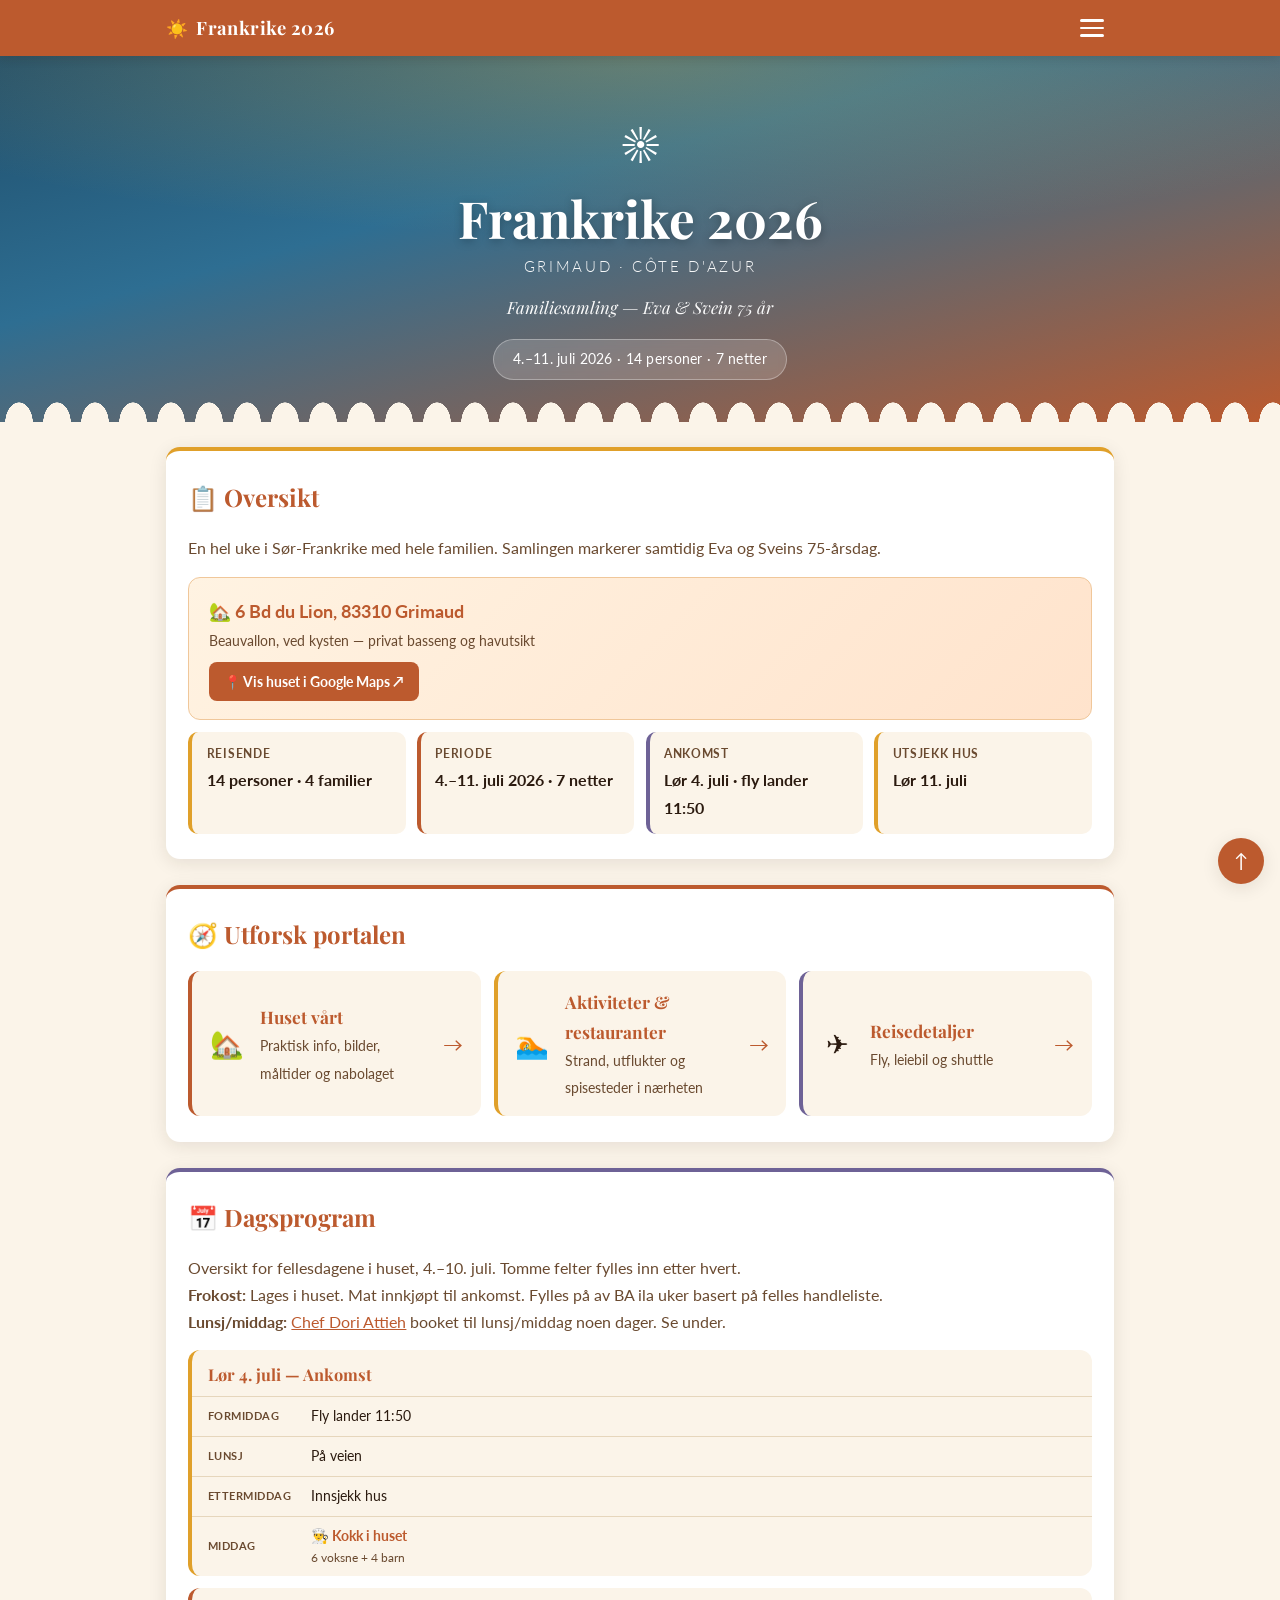
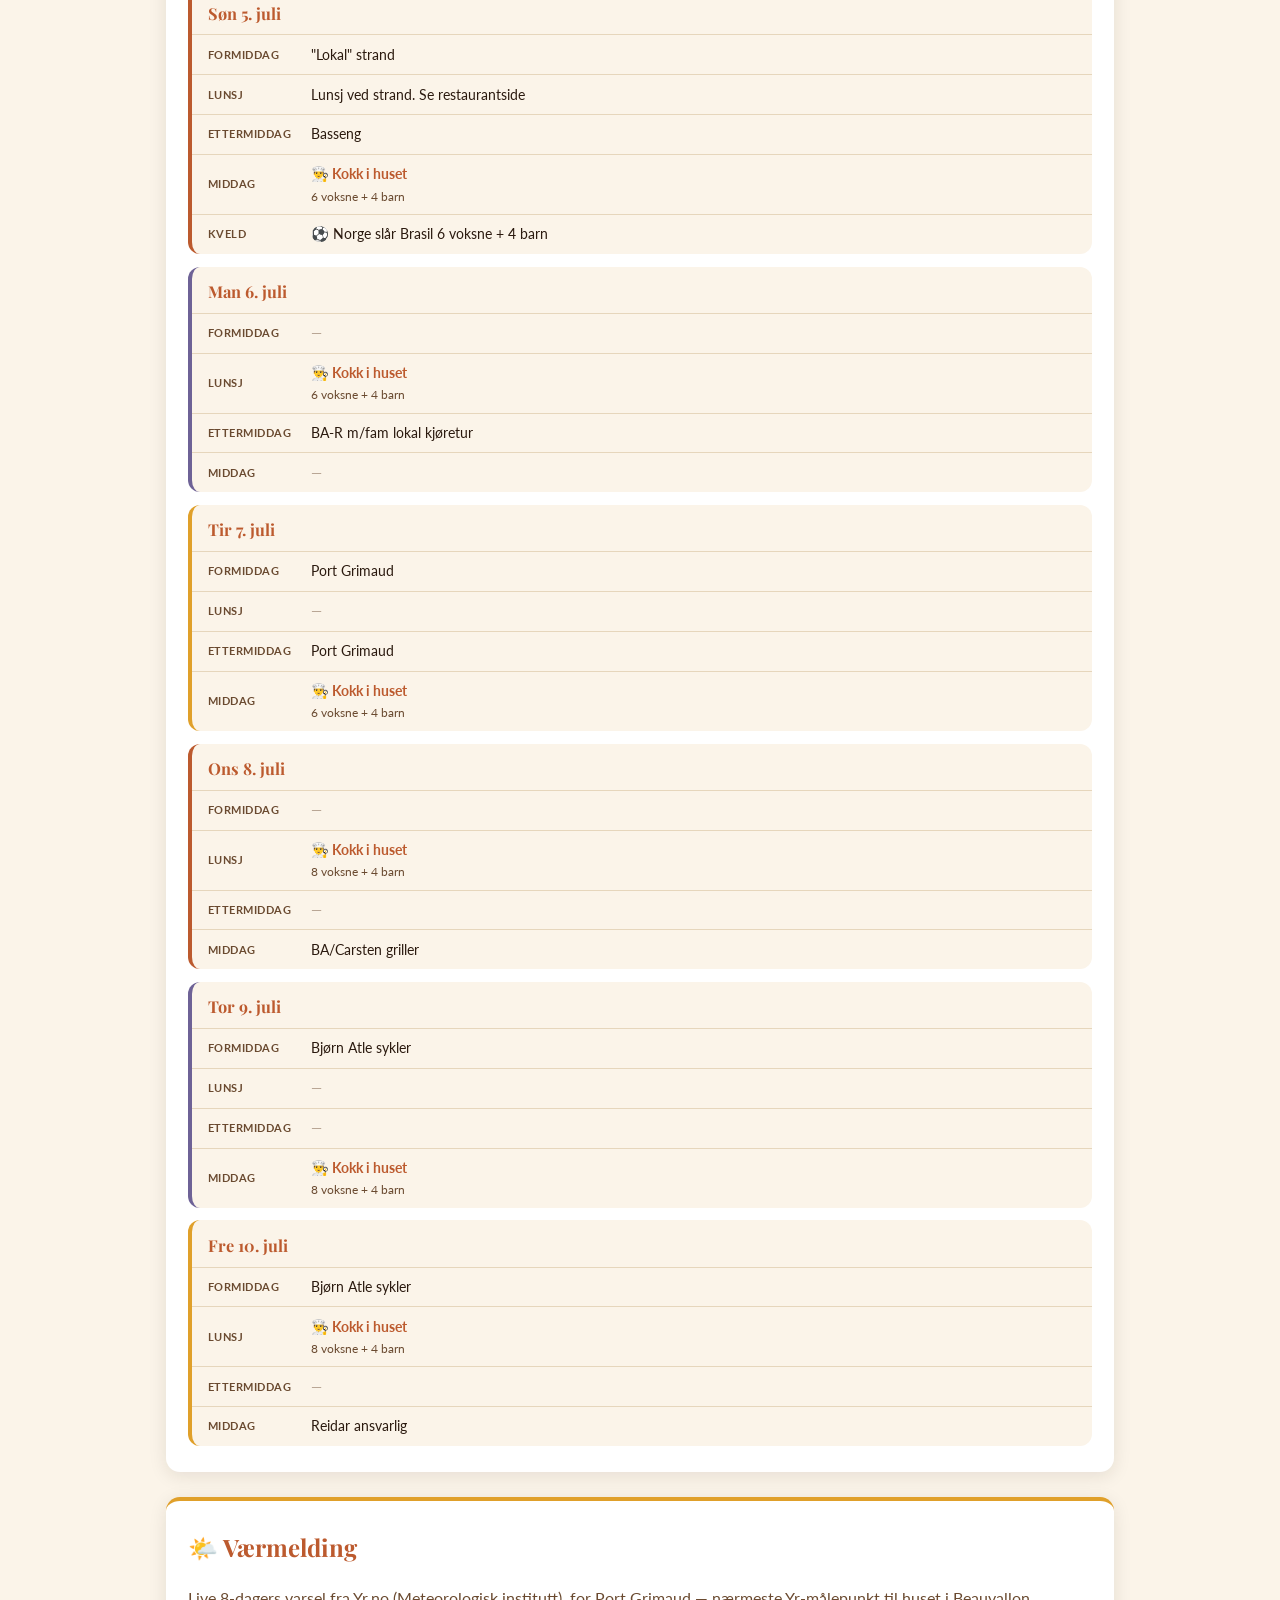
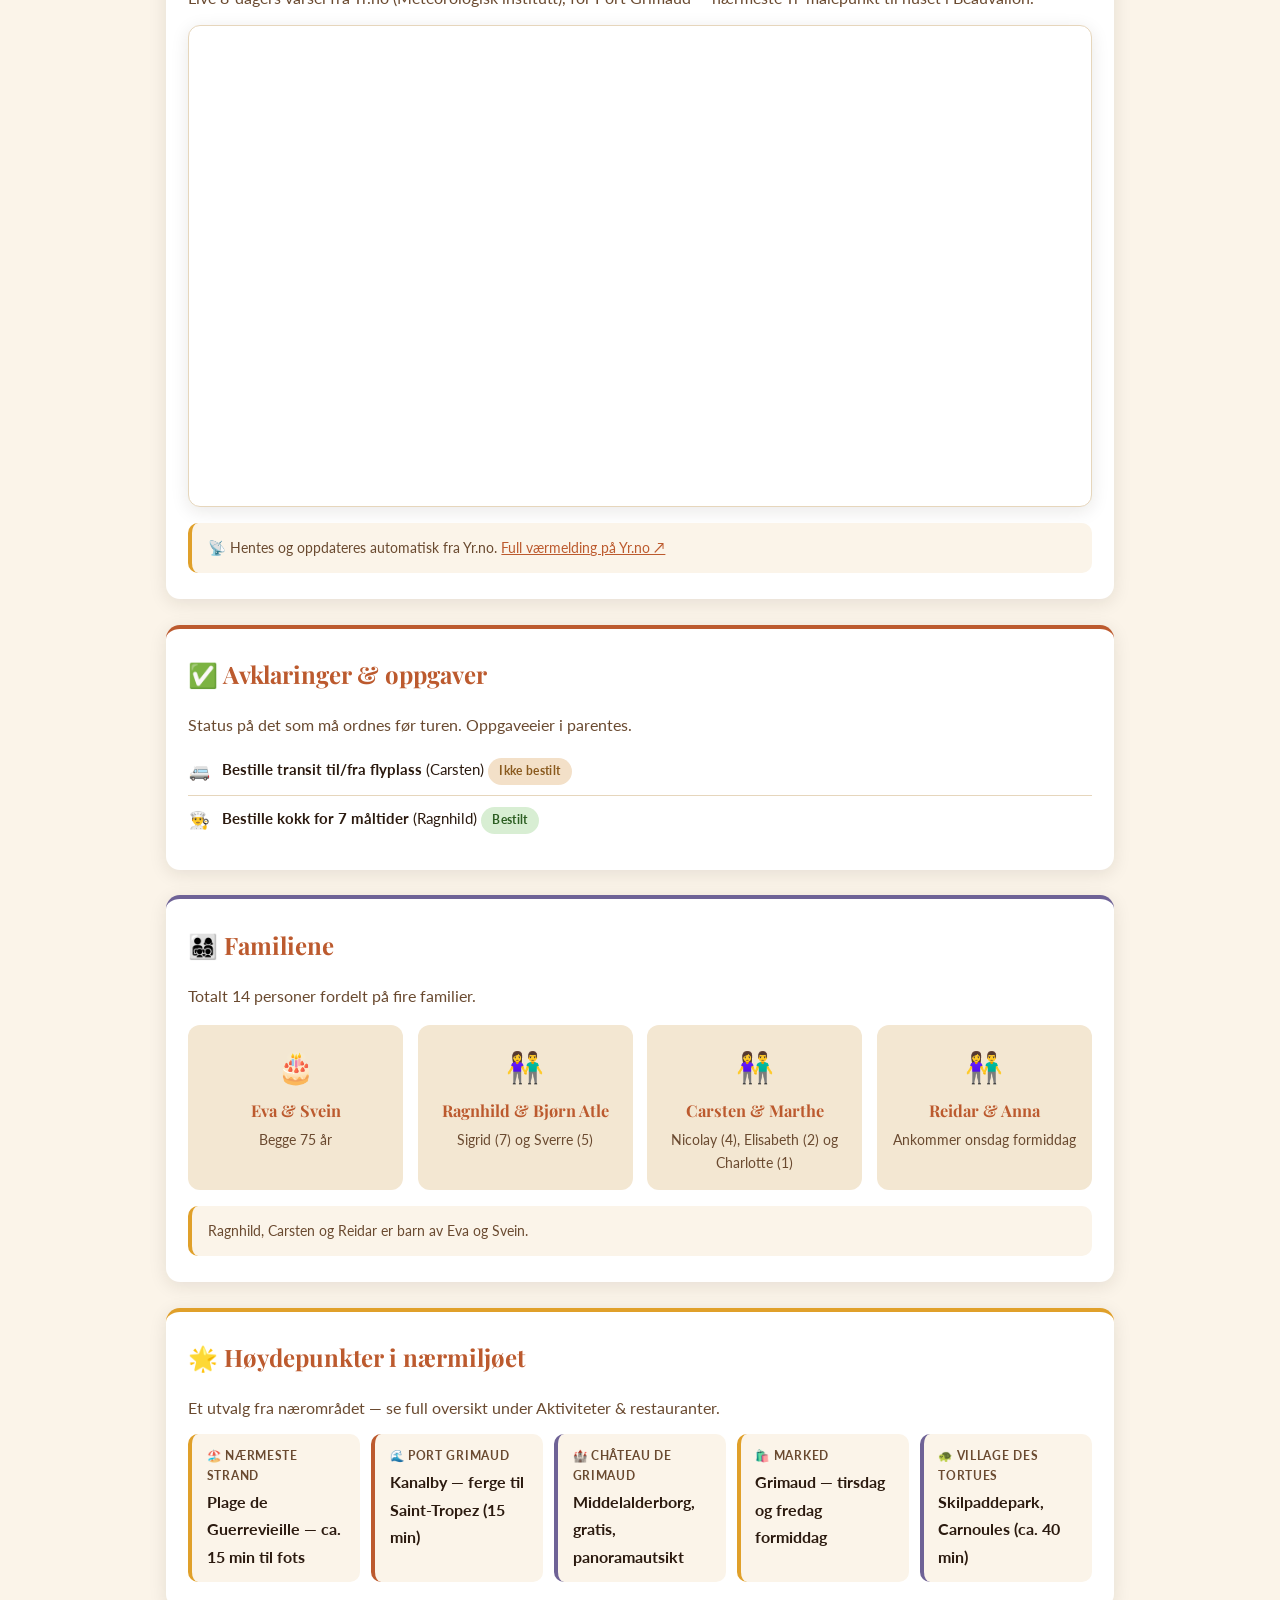
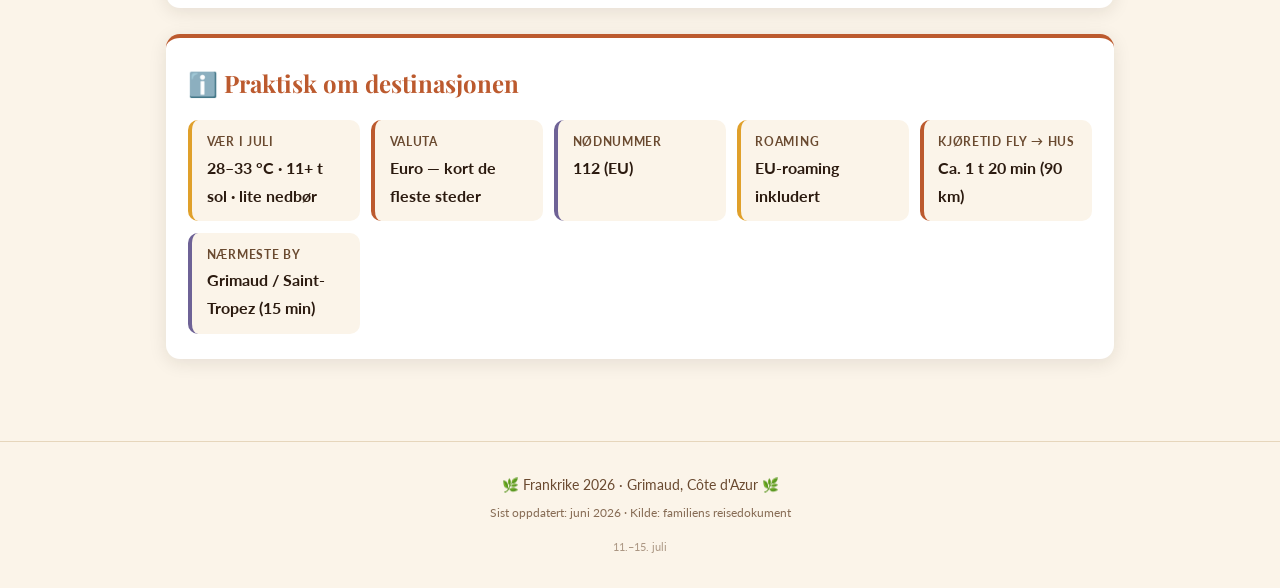
<file: index.html>
<!DOCTYPE html>
<html lang="no">
<head>
<meta charset="UTF-8" />
<meta name="viewport" content="width=device-width, initial-scale=1.0" />
<meta name="theme-color" content="#BC5A2E" />
<title>Frankrike 2026 · Grimaud</title>
<link rel="preconnect" href="https://fonts.googleapis.com" />
<link rel="preconnect" href="https://fonts.gstatic.com" crossorigin />
<link href="https://fonts.googleapis.com/css2?family=Playfair+Display:ital,wght@0,500;0,700;1,500&family=Lato:wght@300;400;700&display=swap" rel="stylesheet" />
<link rel="stylesheet" href="style.css" />

</head>
<body>

<!-- TOPPLINJE -->
<header class="topbar">
  <div class="topbar-inner">
    <a class="topbar-title" href="index.html"><span class="sol">☀️</span> Frankrike 2026</a>
    <button class="meny-knapp" id="menyKnapp" aria-label="Åpne meny" aria-expanded="false" aria-controls="meny">
      <span></span><span></span><span></span>
    </button>
  </div>
</header>

<!-- MENY -->
<nav class="meny" id="meny" aria-hidden="true">
  <div class="meny-panel">
    <a class="aktiv" href="index.html"><span class="ikon">🏠</span> Hjem</a>
    <a href="huset.html"><span class="ikon">🏡</span> Huset vårt</a>
    <a href="aktiviteter.html"><span class="ikon">🏊</span> Aktiviteter &amp; restauranter</a>
    <a href="reise.html"><span class="ikon">✈️</span> Reisedetaljer</a>
  </div>
</nav>

<!-- HERO -->
<header class="hero" id="hjem">
  <span class="sol-stor">☀️</span>
  <h1>Frankrike 2026</h1>
  <p class="stad">Grimaud · Côte d'Azur</p>
  <p class="ramme">Familiesamling — Eva &amp; Svein 75 år</p>
  <span class="chip">4.–11. juli 2026 · 14 personer · 7 netter</span>
</header>

<main>

  <!-- NØKKELINFO -->
  <section id="oversikt">
    <h2>📋 Oversikt</h2>
    <p class="ingress">En hel uke i Sør-Frankrike med hele familien. Samlingen markerer samtidig Eva og Sveins 75-årsdag.</p>

    <div class="adresse" style="margin-top:1rem">
      <div class="a1">🏡 6 Bd du Lion, 83310 Grimaud</div>
      <div class="a2">Beauvallon, ved kysten — privat basseng og havutsikt</div>
            <a class="kart-knapp" href="https://www.google.com/maps/search/?api=1&amp;query=6+Bd+du+Lion%2C+83310+Grimaud" target="_blank" rel="noopener">📍 Vis huset i Google Maps ↗</a>
    </div>

    <div class="grid">
      <div class="kort"><strong>Reisende</strong><span>14 personer · 4 familier</span></div>
      <div class="kort t"><strong>Periode</strong><span>4.–11. juli 2026 · 7 netter</span></div>
      <div class="kort l"><strong>Ankomst</strong><span>Lør 4. juli · fly lander 11:50</span></div>
      <div class="kort"><strong>Utsjekk hus</strong><span>Lør 11. juli</span></div>
    </div>

  </section>
  <!-- SNARVEIER -->
  <section id="utforsk">
    <h2>🧭 Utforsk portalen</h2>
    <div class="snarvei">
      <a href="huset.html">
        <span class="sn-ik">🏡</span>
        <span class="sn-tekst"><strong>Huset vårt</strong><span>Praktisk info, bilder, måltider og nabolaget</span></span>
        <span class="sn-pil">→</span>
      </a>
      <a href="aktiviteter.html">
        <span class="sn-ik">🏊</span>
        <span class="sn-tekst"><strong>Aktiviteter &amp; restauranter</strong><span>Strand, utflukter og spisesteder i nærheten</span></span>
        <span class="sn-pil">→</span>
      </a>
      <a href="reise.html">
        <span class="sn-ik">✈️</span>
        <span class="sn-tekst"><strong>Reisedetaljer</strong><span>Fly, leiebil og shuttle</span></span>
        <span class="sn-pil">→</span>
      </a>
    </div>
  </section>

  <!-- DAGSPROGRAM -->
  <section id="dagsprogram">
    <h2>📅 Dagsprogram</h2>
    <p class="ingress">Oversikt for fellesdagene i huset, 4.–10. juli. Tomme felter fylles inn etter hvert.
      <br><b>Frokost:</b> Lages i huset. Mat innkjøpt til ankomst. Fylles på av BA ila uker basert på felles handleliste.
    <br><b>Lunsj/middag:</b> <a href="https://www.chefdoriattieh.com/">Chef Dori Attieh</a> booket til lunsj/middag noen dager. Se under.
    
    </p>
    <div class="prog">

      <div class="prog-dag">
        <h4>Lør 4. juli — Ankomst</h4>
        <div class="prog-rad"><span class="nar">Formiddag</span><span class="hva">Fly lander 11:50</span></div>
        <div class="prog-rad"><span class="nar">Lunsj</span><span class="hva">På veien</span></div>
        <div class="prog-rad"><span class="nar">Ettermiddag</span><span class="hva">Innsjekk hus</span></div>
        <div class="prog-rad"><span class="nar">Middag</span><span class="hva kokk">👨‍🍳 Kokk i huset <span class="ant">6 voksne + 4 barn</span></span></div>
      </div>

      <div class="prog-dag">
        <h4>Søn 5. juli</h4>
   
        <div class="prog-rad"><span class="nar">Formiddag</span><span class="hva">"Lokal" strand</span></div>
        <div class="prog-rad"><span class="nar">Lunsj</span><span class="hva">Lunsj ved strand. Se restaurantside</span></div>
        <div class="prog-rad"><span class="nar">Ettermiddag</span><span class="hva">Basseng</span></div>
        <div class="prog-rad"><span class="nar">Middag</span><span class="hva kokk">👨‍🍳 Kokk i huset <span class="ant">6 voksne + 4 barn</span></span></div>
         <div class="prog-rad"><span class="nar">Kveld</span><span class="hva">⚽️ Norge slår Brasil <span class="ant">6 voksne + 4 barn</span></span></div>
        
      </div>

      <div class="prog-dag">
        <h4>Man 6. juli</h4>

        <div class="prog-rad"><span class="nar">Formiddag</span><span class="hva tom">—</span></div>
        <div class="prog-rad"><span class="nar">Lunsj</span><span class="hva kokk">👨‍🍳 Kokk i huset <span class="ant">6 voksne + 4 barn</span></span></div>
        <div class="prog-rad"><span class="nar">Ettermiddag</span><span class="hva">BA-R m/fam lokal kjøretur</span></div>
        <div class="prog-rad"><span class="nar">Middag</span><span class="hva tom">—</span></div>
      </div>

      <div class="prog-dag">
        <h4>Tir 7. juli</h4>
      
        <div class="prog-rad"><span class="nar">Formiddag</span><span class="hva">Port Grimaud</span></div>
        <div class="prog-rad"><span class="nar">Lunsj</span><span class="hva tom">—</span></div>
        <div class="prog-rad"><span class="nar">Ettermiddag</span><span class="hva">Port Grimaud</span></div>
        <div class="prog-rad"><span class="nar">Middag</span><span class="hva kokk">👨‍🍳 Kokk i huset <span class="ant">6 voksne + 4 barn</span></span></div>
      </div>

      <div class="prog-dag">
        <h4>Ons 8. juli</h4>

        <div class="prog-rad"><span class="nar">Formiddag</span><span class="hva tom">—</span></div>
        <div class="prog-rad"><span class="nar">Lunsj</span><span class="hva kokk">👨‍🍳 Kokk i huset <span class="ant">8 voksne + 4 barn</span></span></div>
        <div class="prog-rad"><span class="nar">Ettermiddag</span><span class="hva tom">—</span></div>
        <div class="prog-rad"><span class="nar">Middag</span><span class="hva">BA/Carsten griller</span></div>
      </div>

      <div class="prog-dag">
        <h4>Tor 9. juli</h4>
   
        <div class="prog-rad"><span class="nar">Formiddag</span><span class="hva">Bjørn Atle sykler</span></div>
        <div class="prog-rad"><span class="nar">Lunsj</span><span class="hva tom">—</span></div>
        <div class="prog-rad"><span class="nar">Ettermiddag</span><span class="hva tom">—</span></div>
        <div class="prog-rad"><span class="nar">Middag</span><span class="hva kokk">👨‍🍳 Kokk i huset <span class="ant">8 voksne + 4 barn</span></span></div>
      </div>

      <div class="prog-dag">
        <h4>Fre 10. juli</h4>
  
        <div class="prog-rad"><span class="nar">Formiddag</span><span class="hva">Bjørn Atle sykler</span></div>
        <div class="prog-rad"><span class="nar">Lunsj</span><span class="hva kokk">👨‍🍳 Kokk i huset <span class="ant">8 voksne + 4 barn</span></span></div>
        <div class="prog-rad"><span class="nar">Ettermiddag</span><span class="hva tom">—</span></div>
        <div class="prog-rad"><span class="nar">Middag</span><span class="hva">Reidar ansvarlig</span></div>
      </div>

    </div>
  </section>


  <!-- VÆRMELDING -->
  <section id="vaer">
    <h2>🌤️ Værmelding</h2>
    <p class="ingress">Live 8-dagers varsel fra Yr.no (Meteorologisk institutt), for Port Grimaud — nærmeste Yr-målepunkt til huset i Beauvallon.</p>
    <div class="vaer-widget">
      <iframe src="https://www.yr.no/nb/innhold/2-6544980/table.html?mode=light" width="100%" height="480" loading="lazy" title="Værvarsel Port Grimaud – Yr.no" style="border:none;display:block"></iframe>
    </div>
    <p class="notis">📡 Hentes og oppdateres automatisk fra Yr.no. <a href="https://www.yr.no/en/forecast/daily-table/2-6544980/France/Provence-Alpes-C%C3%B4te%20d'Azur%20Region/Var/Port%20Grimaud" target="_blank" rel="noopener">Full værmelding på Yr.no ↗</a></p>
  </section>


    <!-- AVKLARINGER & OPPGAVER -->
  <section id="oppgaver">
    <h2>✅ Avklaringer &amp; oppgaver</h2>
    <p class="ingress">Status på det som må ordnes før turen. Oppgaveeier i parentes.</p>
    <ul class="liste">
      <li><span class="ik">🚐</span><div><strong>Bestille transit til/fra flyplass</strong> (Carsten) <span class="status-pill status-vent">Ikke bestilt</span></div></li>
      <li><span class="ik">👨‍🍳</span><div><strong>Bestille kokk for 7 måltider</strong> (Ragnhild) <span class="status-pill status-betalt">Bestilt</span></div></li>
    </ul>
  </section>
  <!-- FAMILIENE -->
  <section id="familiene">
    <h2>👨‍👩‍👧‍👦 Familiene</h2>
    <p class="ingress">Totalt 14 personer fordelt på fire familier.</p>
    <div class="fam">
      <div class="fam-kort"><span class="e">🎂</span><h4>Eva &amp; Svein</h4><p>Begge 75 år</p></div>
      <div class="fam-kort"><span class="e">👫</span><h4>Ragnhild &amp; Bjørn Atle</h4><p>Sigrid (7) og Sverre (5)</p></div>
      <div class="fam-kort"><span class="e">👫</span><h4>Carsten &amp; Marthe</h4><p>Nicolay (4), Elisabeth (2) og Charlotte (1)</p></div>
      <div class="fam-kort"><span class="e">👫</span><h4>Reidar &amp; Anna</h4><p>Ankommer onsdag formiddag</p></div>
    </div>
    <p class="notis">Ragnhild, Carsten og Reidar er barn av Eva og Svein.</p>
  </section>
  <!-- HØYDEPUNKTER -->
  <section id="hoydepunkter">
    <h2>🌟 Høydepunkter i nærmiljøet</h2>
    <p class="ingress">Et utvalg fra nærområdet — se full oversikt under Aktiviteter &amp; restauranter.</p>
    <div class="grid">
      <div class="kort"><strong>🏖️ Nærmeste strand</strong><span>Plage de Guerrevieille — ca. 15 min til fots</span></div>
      <div class="kort t"><strong>🌊 Port Grimaud</strong><span>Kanalby — ferge til Saint-Tropez (15 min)</span></div>
      <div class="kort l"><strong>🏰 Château de Grimaud</strong><span>Middelalderborg, gratis, panoramautsikt</span></div>
      <div class="kort"><strong>🛍️ Marked</strong><span>Grimaud — tirsdag og fredag formiddag</span></div>
      <div class="kort l"><strong>🐢 Village des Tortues</strong><span>Skilpaddepark, Carnoules (ca. 40 min)</span></div>
    </div>
  </section>
  <!-- PRAKTISK OM DESTINASJONEN -->
  <section id="praktisk-kort">
    <h2>ℹ️ Praktisk om destinasjonen</h2>
    <div class="grid">
      <div class="kort"><strong>Vær i juli</strong><span>28–33 °C · 11+ t sol · lite nedbør</span></div>
      <div class="kort t"><strong>Valuta</strong><span>Euro — kort de fleste steder</span></div>
      <div class="kort l"><strong>Nødnummer</strong><span>112 (EU)</span></div>
      <div class="kort"><strong>Roaming</strong><span>EU-roaming inkludert</span></div>
      <div class="kort t"><strong>Kjøretid fly → hus</strong><span>Ca. 1 t 20 min (90 km)</span></div>
      <div class="kort l"><strong>Nærmeste by</strong><span>Grimaud / Saint-Tropez (15 min)</span></div>
    </div>
  </section>




</main>

<a href="#hjem" class="topp-knapp" aria-label="Til toppen">↑</a>

<footer>
  <p>🌿 Frankrike 2026 · Grimaud, Côte d'Azur 🌿</p>
  <p class="lite">Sist oppdatert: juni 2026 · Kilde: familiens reisedokument</p>
  <p class="lite" style="margin-top:.8rem;opacity:.55;font-size:.7rem"><a href="forlengelse.html" style="color:inherit;text-decoration:none">11.–15. juli</a></p>
</footer>

<script>
  var knapp = document.getElementById('menyKnapp');
  var meny  = document.getElementById('meny');

  function settMeny(apen){
    knapp.setAttribute('aria-expanded', apen ? 'true' : 'false');
    meny.setAttribute('aria-hidden', apen ? 'false' : 'true');
    meny.classList.toggle('apen', apen);
    document.body.classList.toggle('meny-laast', apen);
  }
  knapp.addEventListener('click', function(){
    settMeny(!meny.classList.contains('apen'));
  });
  meny.querySelectorAll('a').forEach(function(a){
    a.addEventListener('click', function(){ settMeny(false); });
  });
  meny.addEventListener('click', function(e){
    if(e.target === meny){ settMeny(false); }
  });
  document.addEventListener('keydown', function(e){
    if(e.key === 'Escape'){ settMeny(false); }
  });
</script>

</body>
</html>
</file>
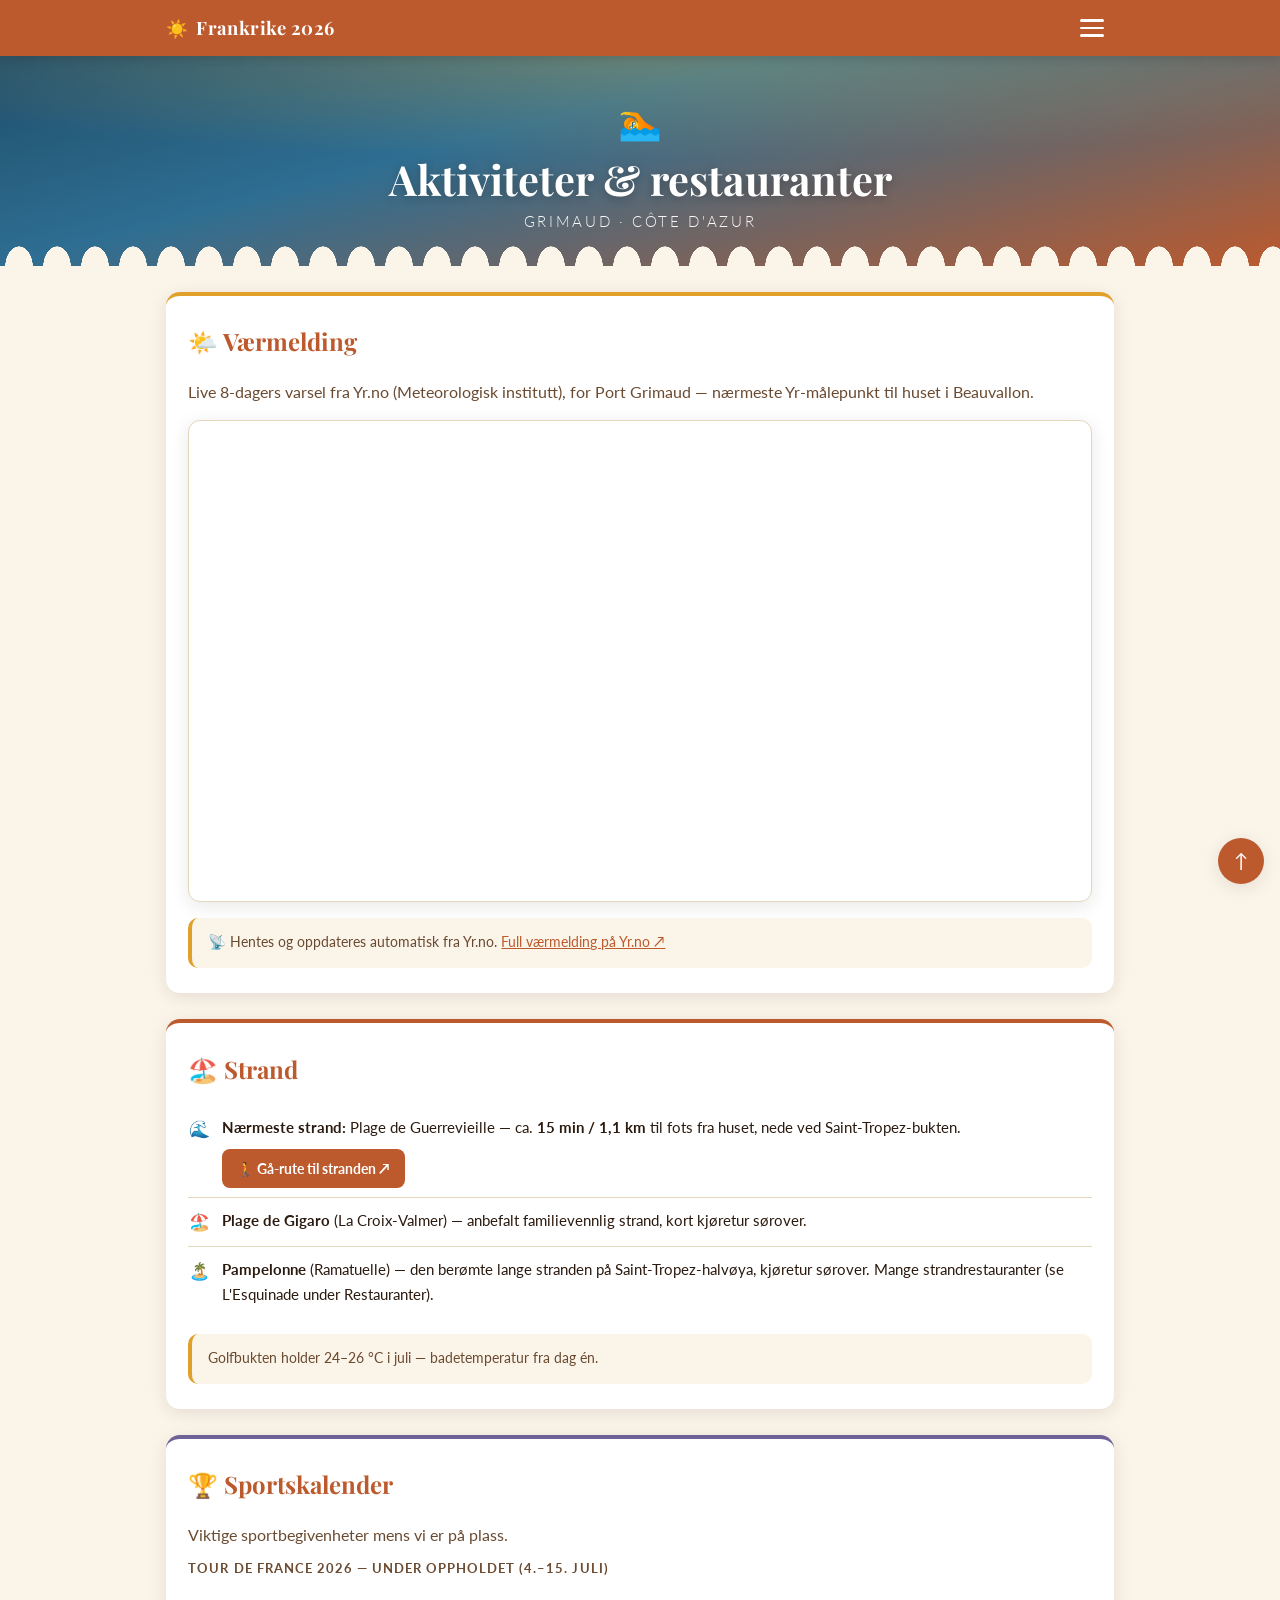
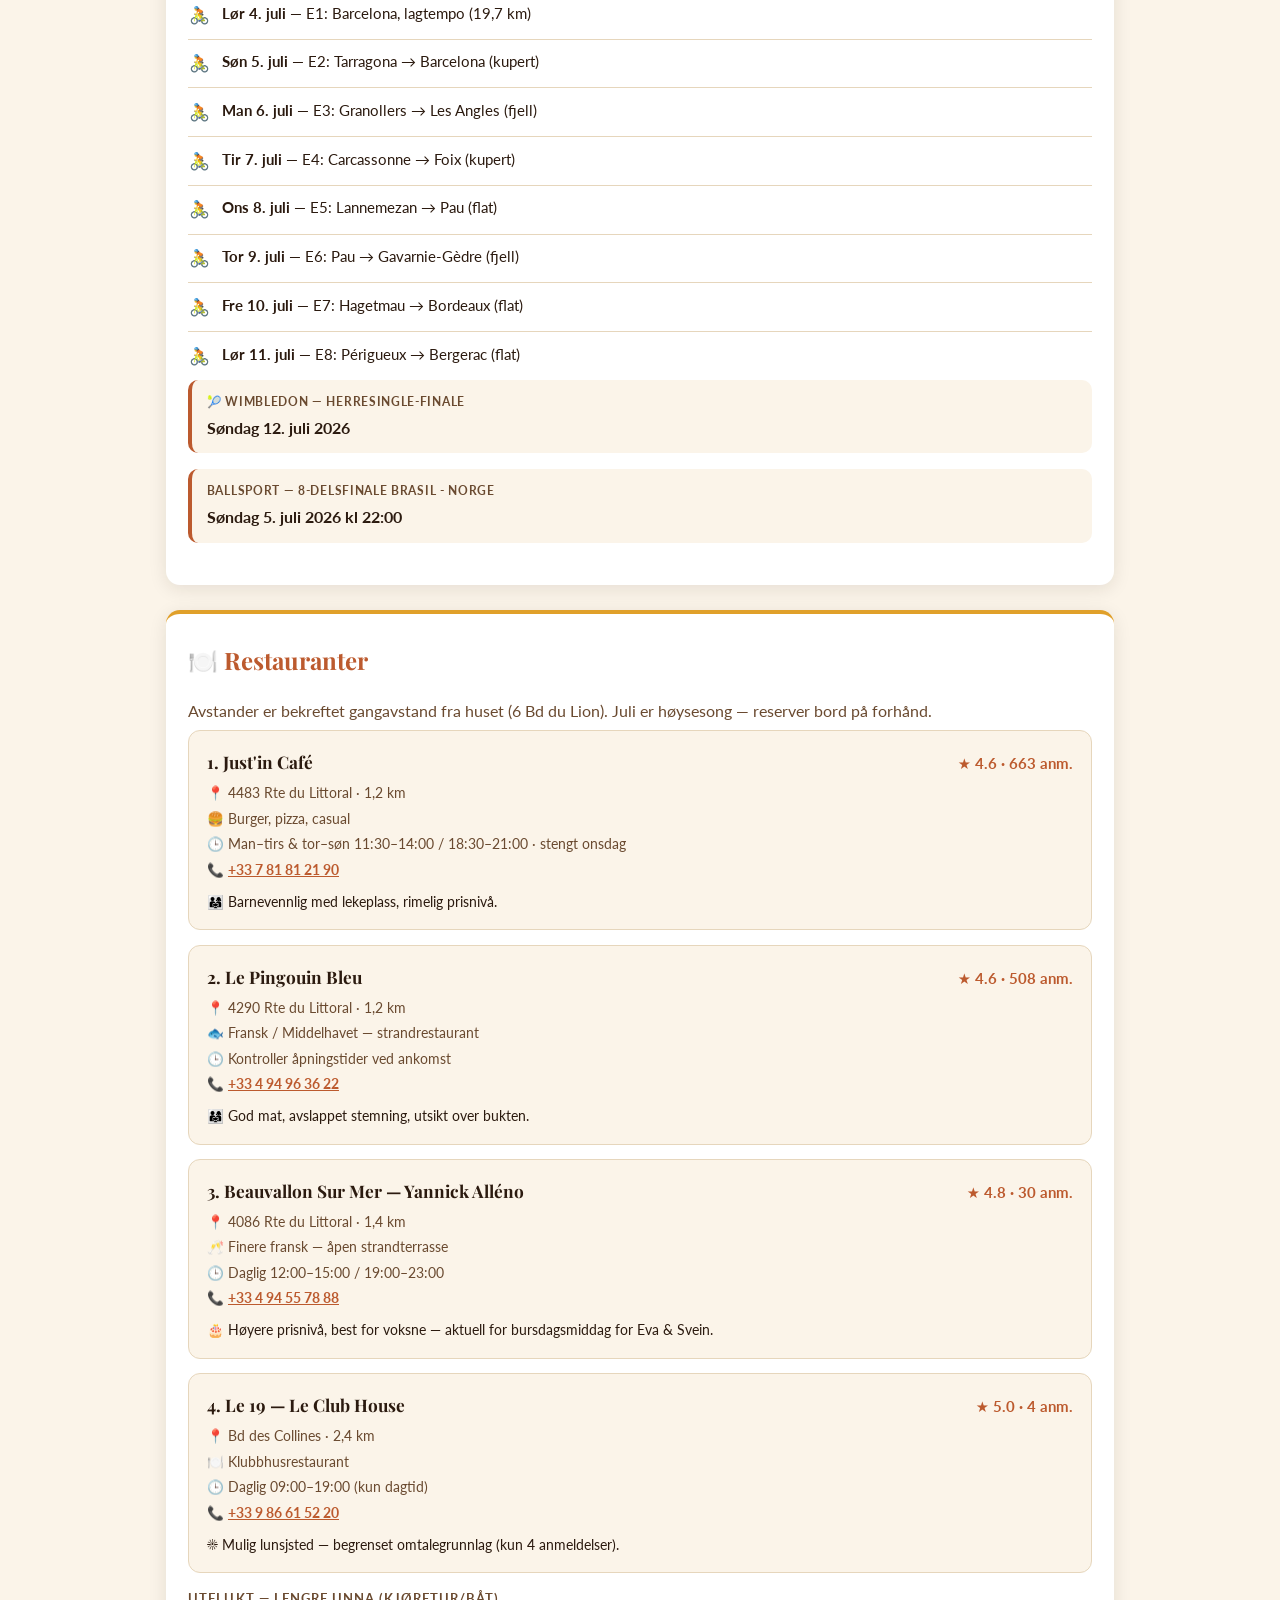
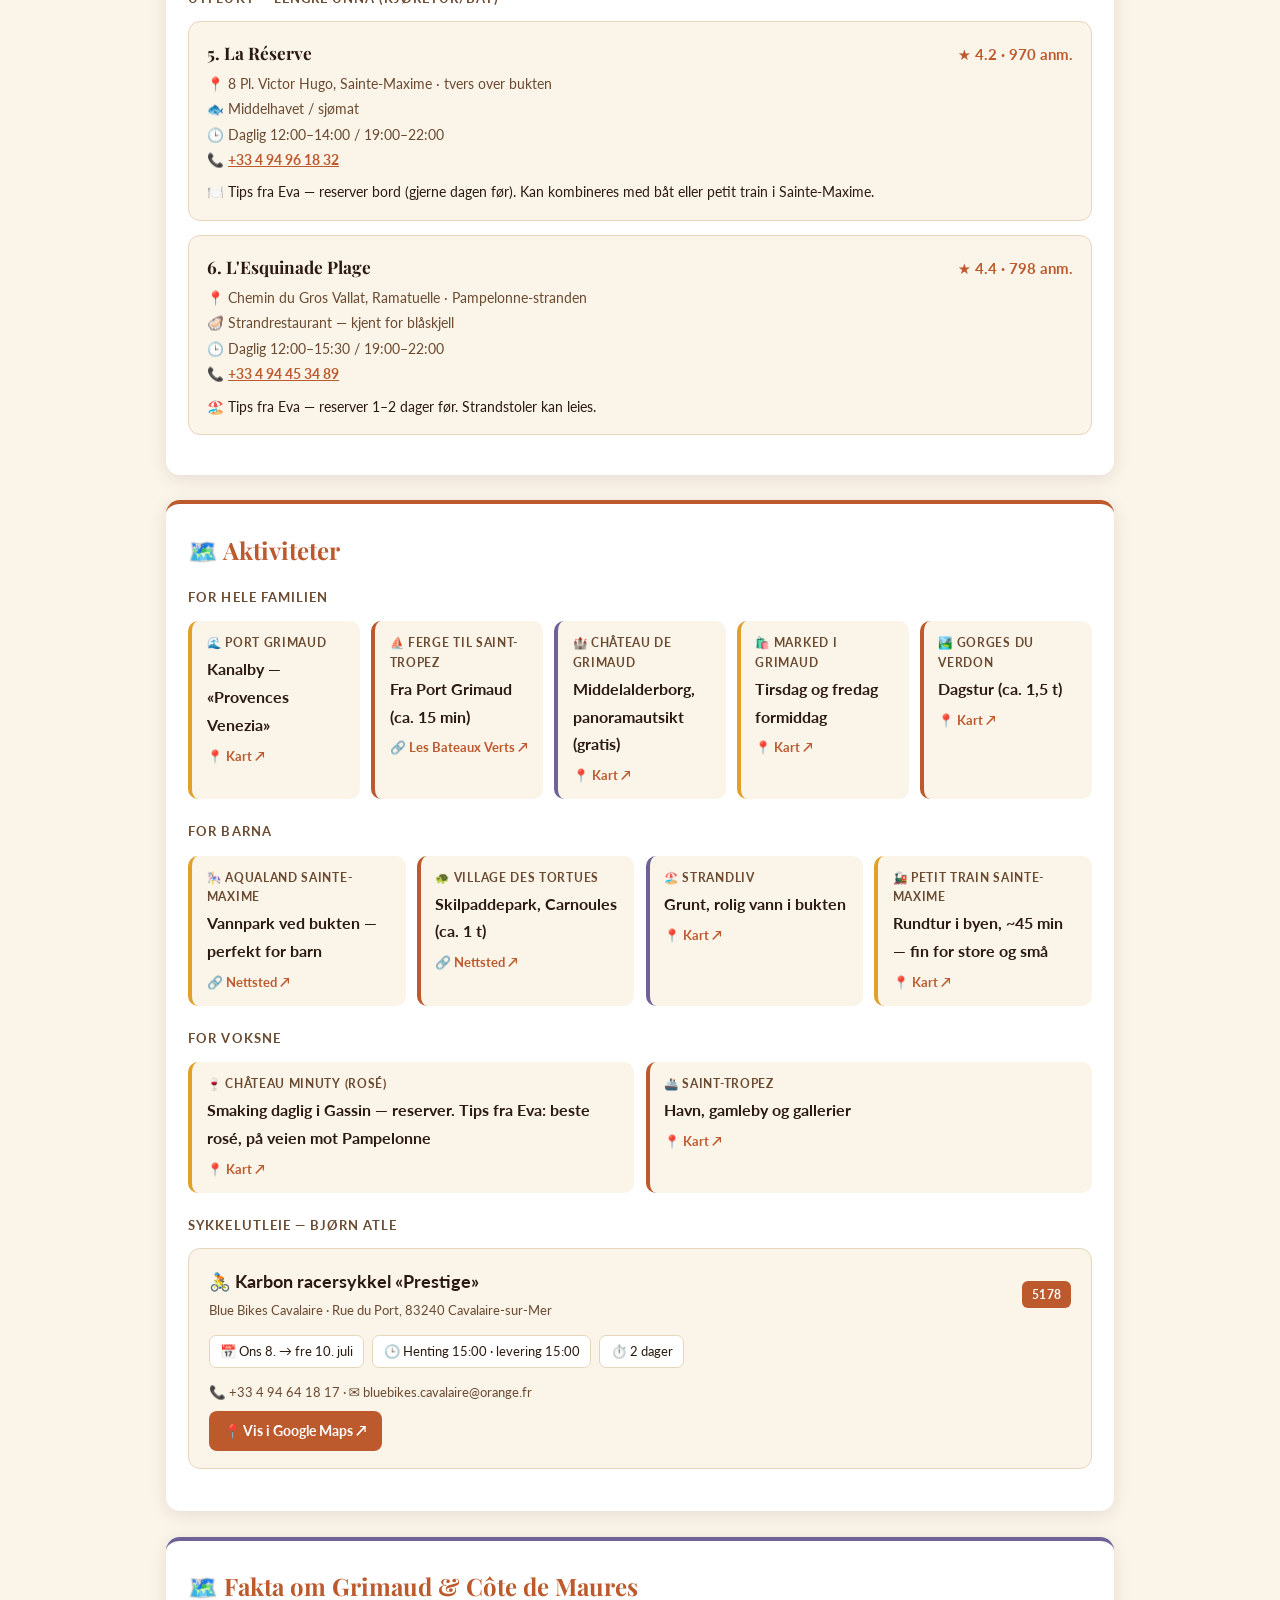
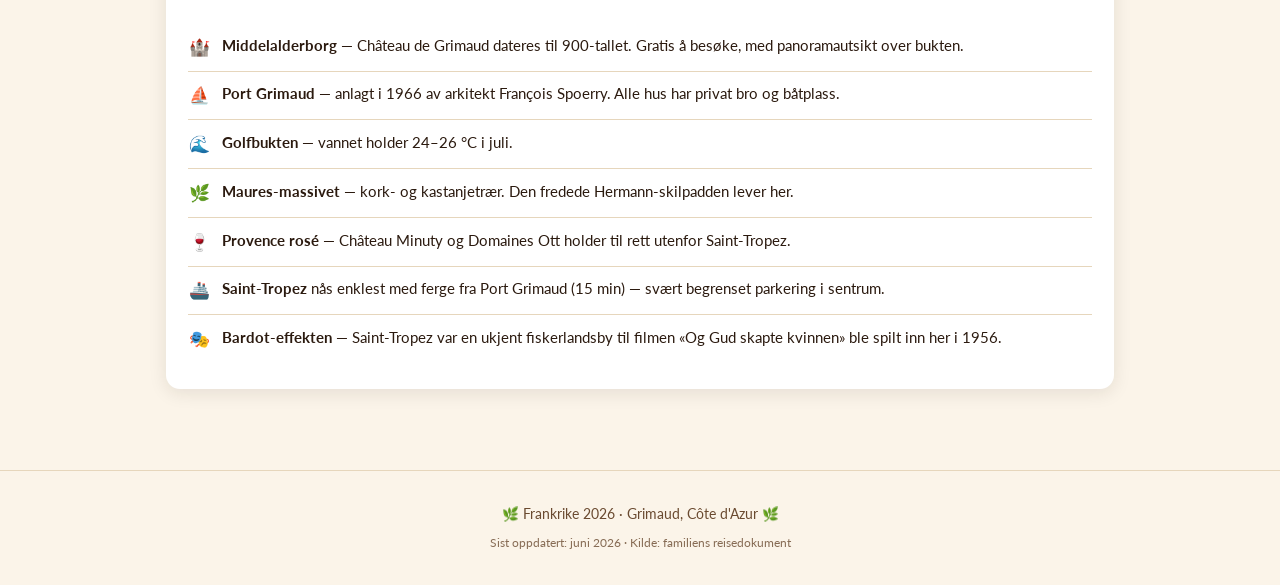
<file: aktiviteter.html>
<!DOCTYPE html>
<html lang="no">
<head>
<meta charset="UTF-8" />
<meta name="viewport" content="width=device-width, initial-scale=1.0" />
<meta name="theme-color" content="#BC5A2E" />
<title>Aktiviteter &amp; restauranter · Frankrike 2026</title>
<link rel="preconnect" href="https://fonts.googleapis.com" />
<link rel="preconnect" href="https://fonts.gstatic.com" crossorigin />
<link href="https://fonts.googleapis.com/css2?family=Playfair+Display:ital,wght@0,500;0,700;1,500&family=Lato:wght@300;400;700&display=swap" rel="stylesheet" />
<link rel="stylesheet" href="style.css" />
</head>
<body>

<!-- TOPPLINJE -->
<header class="topbar">
  <div class="topbar-inner">
    <a class="topbar-title" href="index.html"><span class="sol">☀️</span> Frankrike 2026</a>
    <button class="meny-knapp" id="menyKnapp" aria-label="Åpne meny" aria-expanded="false" aria-controls="meny">
      <span></span><span></span><span></span>
    </button>
  </div>
</header>

<!-- MENY -->
<nav class="meny" id="meny" aria-hidden="true">
  <div class="meny-panel">
    <a href="index.html"><span class="ikon">🏠</span> Hjem</a>
    <a href="huset.html"><span class="ikon">🏡</span> Huset vårt</a>
    <a class="aktiv" href="aktiviteter.html"><span class="ikon">🏊</span> Aktiviteter &amp; restauranter</a>
    <a href="reise.html"><span class="ikon">✈️</span> Reisedetaljer</a>
  </div>
</nav>

<!-- HERO -->
<header class="hero under-hero" id="topp">
  <span class="sol-stor">🏊</span>
  <h1>Aktiviteter &amp; restauranter</h1>
  <p class="stad">Grimaud · Côte d'Azur</p>
</header>

<main>

  <!-- VÆRMELDING -->
  <section id="vaer">
    <h2>🌤️ Værmelding</h2>
    <p class="ingress">Live 8-dagers varsel fra Yr.no (Meteorologisk institutt), for Port Grimaud — nærmeste Yr-målepunkt til huset i Beauvallon.</p>
    <div class="vaer-widget">
      <iframe src="https://www.yr.no/nb/innhold/2-6544980/table.html?mode=light" width="100%" height="480" loading="lazy" title="Værvarsel Port Grimaud – Yr.no" style="border:none;display:block"></iframe>
    </div>
    <p class="notis">📡 Hentes og oppdateres automatisk fra Yr.no. <a href="https://www.yr.no/en/forecast/daily-table/2-6544980/France/Provence-Alpes-C%C3%B4te%20d'Azur%20Region/Var/Port%20Grimaud" target="_blank" rel="noopener">Full værmelding på Yr.no ↗</a></p>
  </section>

  <!-- STRAND -->
  <section id="strand">
    <h2>🏖️ Strand</h2>
    <ul class="liste">
      <li><span class="ik">🌊</span><div><strong>Nærmeste strand:</strong> Plage de Guerrevieille — ca. <strong>15 min / 1,1 km</strong> til fots fra huset, nede ved Saint-Tropez-bukten.<br>
        <a class="kart-knapp" href="https://www.google.com/maps/dir/?api=1&amp;origin=6+Bd+du+Lion%2C+83310+Grimaud&amp;destination=Plage+de+Guerrevieille%2C+83310+Grimaud&amp;travelmode=walking" target="_blank" rel="noopener">🚶 Gå-rute til stranden ↗</a></div></li>
      <li><span class="ik">🏖️</span><div><strong>Plage de Gigaro</strong> (La Croix-Valmer) — anbefalt familievennlig strand, kort kjøretur sørover.</div></li>
      <li><span class="ik">🏝️</span><div><strong>Pampelonne</strong> (Ramatuelle) — den berømte lange stranden på Saint-Tropez-halvøya, kjøretur sørover. Mange strandrestauranter (se L'Esquinade under Restauranter).</div></li>
    </ul>
    <p class="notis">Golfbukten holder 24–26 °C i juli — badetemperatur fra dag én.</p>
  </section>

  <!-- SPORTSKALENDER -->
  <section id="sport">
    <h2>🏆 Sportskalender</h2>
    <p class="ingress">Viktige sportbegivenheter mens vi er på plass.</p>


    <h3 class="under">Tour de France 2026 — under oppholdet (4.–15. juli)</h3>
    <ul class="liste">
      <li><span class="ik">🚴</span><div><strong>Lør 4. juli</strong> — E1: Barcelona, lagtempo (19,7 km)</div></li>
      <li><span class="ik">🚴</span><div><strong>Søn 5. juli</strong> — E2: Tarragona → Barcelona (kupert)</div></li>
      <li><span class="ik">🚴</span><div><strong>Man 6. juli</strong> — E3: Granollers → Les Angles (fjell)</div></li>
      <li><span class="ik">🚴</span><div><strong>Tir 7. juli</strong> — E4: Carcassonne → Foix (kupert)</div></li>
      <li><span class="ik">🚴</span><div><strong>Ons 8. juli</strong> — E5: Lannemezan → Pau (flat)</div></li>
      <li><span class="ik">🚴</span><div><strong>Tor 9. juli</strong> — E6: Pau → Gavarnie-Gèdre (fjell)</div></li>
      <li><span class="ik">🚴</span><div><strong>Fre 10. juli</strong> — E7: Hagetmau → Bordeaux (flat)</div></li>
      <li><span class="ik">🚴</span><div><strong>Lør 11. juli</strong> — E8: Périgueux → Bergerac (flat)</div></li>
    
    </ul>
    <div class="kort t" style="margin-bottom:1rem"><strong>🎾 Wimbledon — herresingle-finale</strong><span>Søndag 12. juli 2026</span></div>
     <div class="kort t" style="margin-bottom:1rem"><strong>Ballsport — 8-delsfinale Brasil - Norge</strong><span>Søndag 5. juli 2026 kl 22:00</span></div>

      </section>

  <!-- RESTAURANTER -->
  <section id="restauranter">
    <h2>🍽️ Restauranter</h2>
    <p class="ingress">Avstander er bekreftet gangavstand fra huset (6 Bd du Lion). Juli er høysesong — reserver bord på forhånd.</p>

    <div class="rest">
      <div class="r-topp"><h4>1. Just'in Café</h4><span class="stj">★ 4.6 · 663 anm.</span></div>
      <div class="r-meta">
        <div>📍 4483 Rte du Littoral · 1,2 km</div>
        <div>🍔 Burger, pizza, casual</div>
        <div>🕒 Man–tirs &amp; tor–søn 11:30–14:00 / 18:30–21:00 · stengt onsdag</div>
        <div>📞 <a href="tel:+33781812190">+33 7 81 81 21 90</a></div>
      </div>
      <p class="egnet">👨‍👩‍👧 Barnevennlig med lekeplass, rimelig prisnivå.</p>
    </div>

    <div class="rest">
      <div class="r-topp"><h4>2. Le Pingouin Bleu</h4><span class="stj">★ 4.6 · 508 anm.</span></div>
      <div class="r-meta">
        <div>📍 4290 Rte du Littoral · 1,2 km</div>
        <div>🐟 Fransk / Middelhavet — strandrestaurant</div>
        <div>🕒 Kontroller åpningstider ved ankomst</div>
        <div>📞 <a href="tel:+33494963622">+33 4 94 96 36 22</a></div>
      </div>
      <p class="egnet">👨‍👩‍👧 God mat, avslappet stemning, utsikt over bukten.</p>
    </div>

    <div class="rest">
      <div class="r-topp"><h4>3. Beauvallon Sur Mer — Yannick Alléno</h4><span class="stj">★ 4.8 · 30 anm.</span></div>
      <div class="r-meta">
        <div>📍 4086 Rte du Littoral · 1,4 km</div>
        <div>🥂 Finere fransk — åpen strandterrasse</div>
        <div>🕒 Daglig 12:00–15:00 / 19:00–23:00</div>
        <div>📞 <a href="tel:+33494557888">+33 4 94 55 78 88</a></div>
      </div>
      <p class="egnet">🎂 Høyere prisnivå, best for voksne — aktuell for bursdagsmiddag for Eva &amp; Svein.</p>
    </div>

    <div class="rest">
      <div class="r-topp"><h4>4. Le 19 — Le Club House</h4><span class="stj">★ 5.0 · 4 anm.</span></div>
      <div class="r-meta">
        <div>📍 Bd des Collines · 2,4 km</div>
        <div>🍽️ Klubbhusrestaurant</div>
        <div>🕒 Daglig 09:00–19:00 (kun dagtid)</div>
        <div>📞 <a href="tel:+33986615220">+33 9 86 61 52 20</a></div>
      </div>
      <p class="egnet">☀️ Mulig lunsjsted — begrenset omtalegrunnlag (kun 4 anmeldelser).</p>
    </div>

    <h3 class="under">Utflukt — lengre unna (kjøretur/båt)</h3>

    <div class="rest">
      <div class="r-topp"><h4>5. La Réserve</h4><span class="stj">★ 4.2 · 970 anm.</span></div>
      <div class="r-meta">
        <div>📍 8 Pl. Victor Hugo, Sainte-Maxime · tvers over bukten</div>
        <div>🐟 Middelhavet / sjømat</div>
        <div>🕒 Daglig 12:00–14:00 / 19:00–22:00</div>
        <div>📞 <a href="tel:+33494961832">+33 4 94 96 18 32</a></div>
      </div>
      <p class="egnet">🍽️ Tips fra Eva — reserver bord (gjerne dagen før). Kan kombineres med båt eller petit train i Sainte-Maxime.</p>
    </div>

    <div class="rest">
      <div class="r-topp"><h4>6. L'Esquinade Plage</h4><span class="stj">★ 4.4 · 798 anm.</span></div>
      <div class="r-meta">
        <div>📍 Chemin du Gros Vallat, Ramatuelle · Pampelonne-stranden</div>
        <div>🦪 Strandrestaurant — kjent for blåskjell</div>
        <div>🕒 Daglig 12:00–15:30 / 19:00–22:00</div>
        <div>📞 <a href="tel:+33494453489">+33 4 94 45 34 89</a></div>
      </div>
      <p class="egnet">🏖️ Tips fra Eva — reserver 1–2 dager før. Strandstoler kan leies.</p>
    </div>
  </section>

  
  <!-- AKTIVITETER -->
  <section id="aktiviteter">
    <h2>🗺️ Aktiviteter</h2>

    <h3 class="under">For hele familien</h3>
    <div class="grid">
      <div class="kort"><strong>🌊 Port Grimaud</strong><span>Kanalby — «Provences Venezia»</span><a class="kort-lenke" href="https://www.google.com/maps/search/?api=1&amp;query=Port+Grimaud" target="_blank" rel="noopener">📍 Kart ↗</a></div>
      <div class="kort t"><strong>⛵ Ferge til Saint-Tropez</strong><span>Fra Port Grimaud (ca. 15 min)</span><a class="kort-lenke" href="https://www.bateauxverts.com" target="_blank" rel="noopener">🔗 Les Bateaux Verts ↗</a></div>
      <div class="kort l"><strong>🏰 Château de Grimaud</strong><span>Middelalderborg, panoramautsikt (gratis)</span><a class="kort-lenke" href="https://www.google.com/maps/search/?api=1&amp;query=Ch%C3%A2teau+de+Grimaud" target="_blank" rel="noopener">📍 Kart ↗</a></div>
      <div class="kort"><strong>🛍️ Marked i Grimaud</strong><span>Tirsdag og fredag formiddag</span><a class="kort-lenke" href="https://www.google.com/maps/search/?api=1&amp;query=March%C3%A9+de+Grimaud" target="_blank" rel="noopener">📍 Kart ↗</a></div>
      <div class="kort t"><strong>🏞️ Gorges du Verdon</strong><span>Dagstur (ca. 1,5 t)</span><a class="kort-lenke" href="https://www.google.com/maps/search/?api=1&amp;query=Gorges+du+Verdon" target="_blank" rel="noopener">📍 Kart ↗</a></div>
    </div>

    <h3 class="under">For barna</h3>
    <div class="grid">
      <div class="kort"><strong>🎠 Aqualand Sainte-Maxime</strong><span>Vannpark ved bukten — perfekt for barn</span><a class="kort-lenke" href="https://www.aqualand.fr" target="_blank" rel="noopener">🔗 Nettsted ↗</a></div>
      <div class="kort t"><strong>🐢 Village des Tortues</strong><span>Skilpaddepark, Carnoules (ca. 1 t)</span><a class="kort-lenke" href="https://tortupole.fr" target="_blank" rel="noopener">🔗 Nettsted ↗</a></div>
      <div class="kort l"><strong>🏖️ Strandliv</strong><span>Grunt, rolig vann i bukten</span><a class="kort-lenke" href="https://www.google.com/maps/search/?api=1&amp;query=Plage+de+Guerrevieille+Grimaud" target="_blank" rel="noopener">📍 Kart ↗</a></div>
      <div class="kort"><strong>🚂 Petit train Sainte-Maxime</strong><span>Rundtur i byen, ~45 min — fin for store og små</span><a class="kort-lenke" href="https://www.google.com/maps/search/?api=1&amp;query=Petit+Train+Sainte-Maxime" target="_blank" rel="noopener">📍 Kart ↗</a></div>
    </div>

    <h3 class="under">For voksne</h3>
    <div class="grid">
      <div class="kort"><strong>🍷 Château Minuty (rosé)</strong><span>Smaking daglig i Gassin — reserver. Tips fra Eva: beste rosé, på veien mot Pampelonne</span><a class="kort-lenke" href="https://www.google.com/maps/search/?api=1&amp;query=Ch%C3%A2teau+Minuty+Gassin" target="_blank" rel="noopener">📍 Kart ↗</a></div>
      <div class="kort t"><strong>🚢 Saint-Tropez</strong><span>Havn, gamleby og gallerier</span><a class="kort-lenke" href="https://www.google.com/maps/search/?api=1&amp;query=Saint-Tropez" target="_blank" rel="noopener">📍 Kart ↗</a></div>
    </div>

    <h3 class="under">Sykkelutleie — Bjørn Atle</h3>
    <div class="bilkort">
      <div class="topp-rad" style="display:flex;justify-content:space-between;align-items:center;gap:.5rem;flex-wrap:wrap">
        <div>
          <div class="navn">🚴 Karbon racersykkel «Prestige»</div>
          <div class="meta">Blue Bikes Cavalaire · Rue du Port, 83240 Cavalaire-sur-Mer</div>
        </div>
        <span class="ref">5178</span>
      </div>
      <div class="specs">
        <span class="spec">📅 Ons 8. → fre 10. juli</span>
        <span class="spec">🕒 Henting 15:00 · levering 15:00</span>
        <span class="spec">⏱️ 2 dager</span>
      </div>
      <div class="meta" style="margin-top:.8rem">📞 +33 4 94 64 18 17 · ✉️ bluebikes.cavalaire@orange.fr</div>
      <a class="kart-knapp" href="https://www.google.com/maps/search/?api=1&amp;query=Blue+Bikes+Cavalaire+Rue+du+Port+83240+Cavalaire-sur-Mer" target="_blank" rel="noopener">📍 Vis i Google Maps ↗</a>
    </div>
  </section>


  <!-- FAKTA -->
  <section id="fakta">
    <h2>🗺️ Fakta om Grimaud &amp; Côte de Maures</h2>
    <ul class="liste">
      <li><span class="ik">🏰</span><div><strong>Middelalderborg</strong> — Château de Grimaud dateres til 900-tallet. Gratis å besøke, med panoramautsikt over bukten.</div></li>
      <li><span class="ik">⛵</span><div><strong>Port Grimaud</strong> — anlagt i 1966 av arkitekt François Spoerry. Alle hus har privat bro og båtplass.</div></li>
      <li><span class="ik">🌊</span><div><strong>Golfbukten</strong> — vannet holder 24–26 °C i juli.</div></li>
      <li><span class="ik">🌿</span><div><strong>Maures-massivet</strong> — kork- og kastanjetrær. Den fredede Hermann-skilpadden lever her.</div></li>
      <li><span class="ik">🍷</span><div><strong>Provence rosé</strong> — Château Minuty og Domaines Ott holder til rett utenfor Saint-Tropez.</div></li>
      <li><span class="ik">🚢</span><div><strong>Saint-Tropez</strong> nås enklest med ferge fra Port Grimaud (15 min) — svært begrenset parkering i sentrum.</div></li>
      <li><span class="ik">🎭</span><div><strong>Bardot-effekten</strong> — Saint-Tropez var en ukjent fiskerlandsby til filmen «Og Gud skapte kvinnen» ble spilt inn her i 1956.</div></li>
    </ul>
  </section>

</main>

<a href="#topp" class="topp-knapp" aria-label="Til toppen">↑</a>

<footer>
  <p>🌿 Frankrike 2026 · Grimaud, Côte d'Azur 🌿</p>
  <p class="lite">Sist oppdatert: juni 2026 · Kilde: familiens reisedokument</p>
</footer>

<script>
  var knapp = document.getElementById('menyKnapp');
  var meny  = document.getElementById('meny');

  function settMeny(apen){
    knapp.setAttribute('aria-expanded', apen ? 'true' : 'false');
    meny.setAttribute('aria-hidden', apen ? 'false' : 'true');
    meny.classList.toggle('apen', apen);
    document.body.classList.toggle('meny-laast', apen);
  }
  knapp.addEventListener('click', function(){
    settMeny(!meny.classList.contains('apen'));
  });
  meny.querySelectorAll('a').forEach(function(a){
    a.addEventListener('click', function(){ settMeny(false); });
  });
  meny.addEventListener('click', function(e){
    if(e.target === meny){ settMeny(false); }
  });
  document.addEventListener('keydown', function(e){
    if(e.key === 'Escape'){ settMeny(false); }
  });
</script>

</body>
</html>
</file>
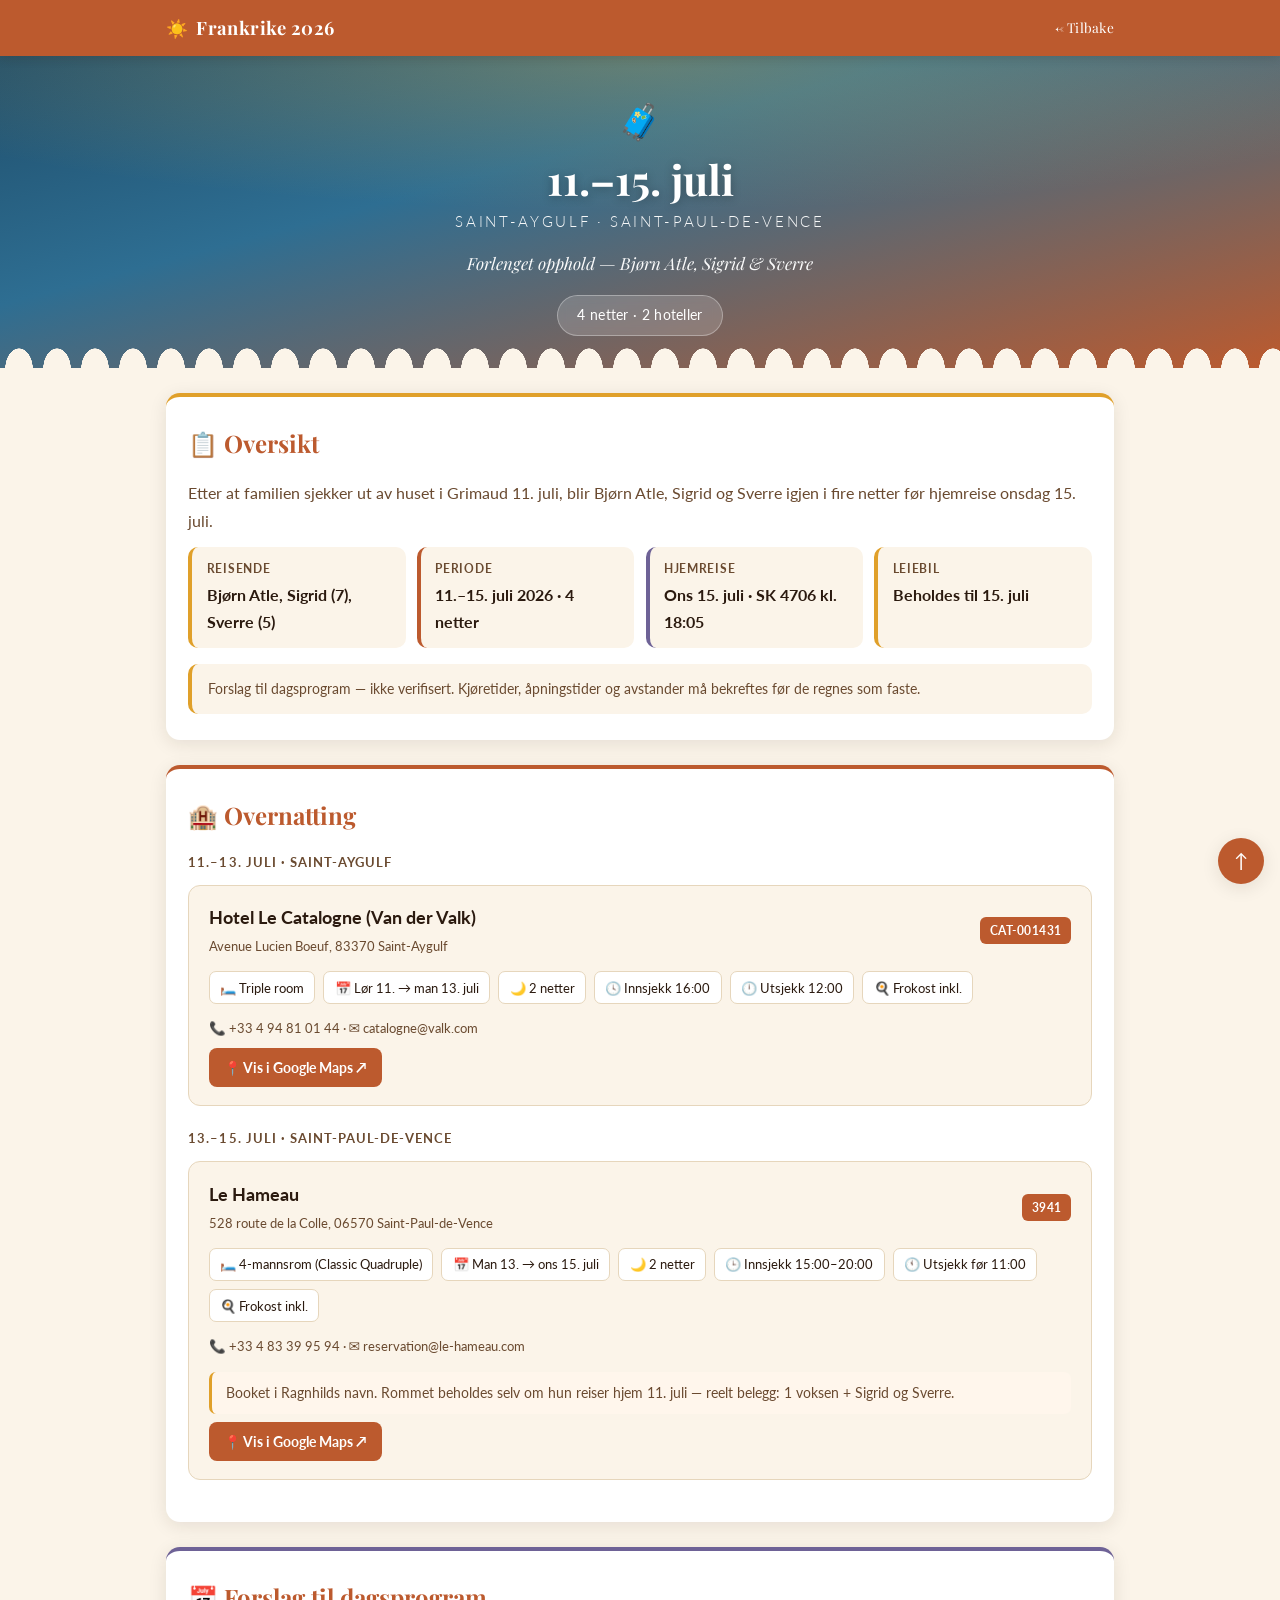
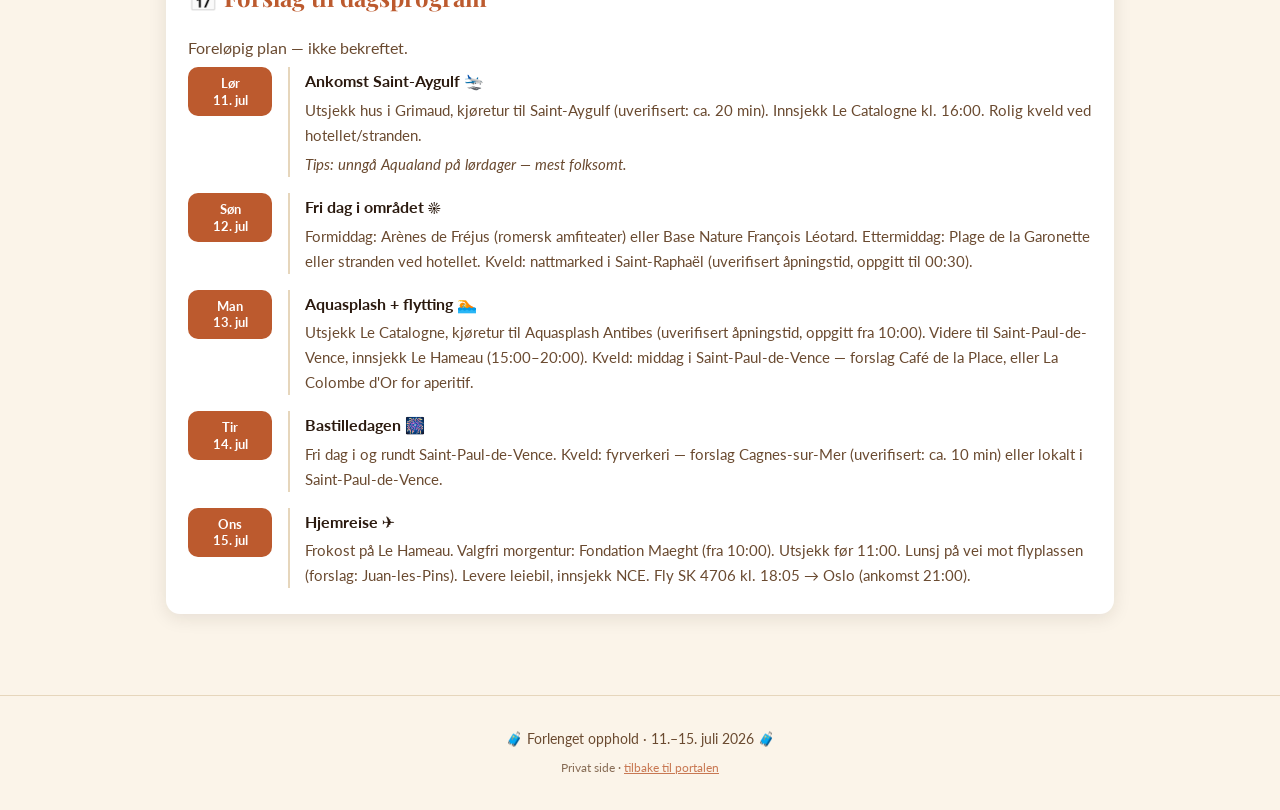
<file: forlengelse.html>
<!DOCTYPE html>
<html lang="no">
<head>
<meta charset="UTF-8" />
<meta name="viewport" content="width=device-width, initial-scale=1.0" />
<meta name="theme-color" content="#BC5A2E" />
<meta name="robots" content="noindex" />
<title>11.–15. juli · Bjørn Atle, Sigrid &amp; Sverre</title>
<link rel="preconnect" href="https://fonts.googleapis.com" />
<link rel="preconnect" href="https://fonts.gstatic.com" crossorigin />
<link href="https://fonts.googleapis.com/css2?family=Playfair+Display:ital,wght@0,500;0,700;1,500&family=Lato:wght@300;400;700&display=swap" rel="stylesheet" />
<link rel="stylesheet" href="style.css" />
</head>
<body>

<!-- TOPPLINJE -->
<header class="topbar">
  <div class="topbar-inner">
    <a class="topbar-title" href="index.html"><span class="sol">☀️</span> Frankrike 2026</a>
    <a class="topbar-title" href="index.html" style="font-size:.85rem;font-weight:400">← Tilbake</a>
  </div>
</header>

<!-- HERO -->
<header class="hero under-hero" id="topp">
  <span class="sol-stor">🧳</span>
  <h1>11.–15. juli</h1>
  <p class="stad">Saint-Aygulf · Saint-Paul-de-Vence</p>
  <p class="ramme">Forlenget opphold — Bjørn Atle, Sigrid &amp; Sverre</p>
  <span class="chip">4 netter · 2 hoteller</span>
</header>

<main>

  <!-- OVERSIKT -->
  <section id="oversikt">
    <h2>📋 Oversikt</h2>
    <p class="ingress">Etter at familien sjekker ut av huset i Grimaud 11. juli, blir Bjørn Atle, Sigrid og Sverre igjen i fire netter før hjemreise onsdag 15. juli.</p>
    <div class="grid">
      <div class="kort"><strong>Reisende</strong><span>Bjørn Atle, Sigrid (7), Sverre (5)</span></div>
      <div class="kort t"><strong>Periode</strong><span>11.–15. juli 2026 · 4 netter</span></div>
      <div class="kort l"><strong>Hjemreise</strong><span>Ons 15. juli · SK 4706 kl. 18:05</span></div>
      <div class="kort"><strong>Leiebil</strong><span>Beholdes til 15. juli</span></div>
    </div>
    <p class="notis">Forslag til dagsprogram — ikke verifisert. Kjøretider, åpningstider og avstander må bekreftes før de regnes som faste.</p>
  </section>

  <!-- OVERNATTING -->
  <section id="overnatting">
    <h2>🏨 Overnatting</h2>

    <h3 class="under">11.–13. juli · Saint-Aygulf</h3>
    <div class="bilkort">
      <div class="topp-rad" style="display:flex;justify-content:space-between;align-items:center;gap:.5rem;flex-wrap:wrap">
        <div>
          <div class="navn">Hotel Le Catalogne (Van der Valk)</div>
          <div class="meta">Avenue Lucien Boeuf, 83370 Saint-Aygulf</div>
        </div>
        <span class="ref">CAT-001431</span>
      </div>
      <div class="specs">
        <span class="spec">🛏️ Triple room</span>
        <span class="spec">📅 Lør 11. → man 13. juli</span>
        <span class="spec">🌙 2 netter</span>
        <span class="spec">🕓 Innsjekk 16:00</span>
        <span class="spec">🕛 Utsjekk 12:00</span>
        <span class="spec">🍳 Frokost inkl.</span>
      </div>
      <div class="meta" style="margin-top:.8rem">📞 +33 4 94 81 01 44 · ✉️ catalogne@valk.com</div>
      <a class="kart-knapp" href="https://www.google.com/maps/search/?api=1&amp;query=Hotel+Le+Catalogne+Avenue+Lucien+Boeuf+83370+Saint+Aygulf" target="_blank" rel="noopener">📍 Vis i Google Maps ↗</a>
    </div>

    <h3 class="under">13.–15. juli · Saint-Paul-de-Vence</h3>
    <div class="bilkort">
      <div class="topp-rad" style="display:flex;justify-content:space-between;align-items:center;gap:.5rem;flex-wrap:wrap">
        <div>
          <div class="navn">Le Hameau</div>
          <div class="meta">528 route de la Colle, 06570 Saint-Paul-de-Vence</div>
        </div>
        <span class="ref">3941</span>
      </div>
      <div class="specs">
        <span class="spec">🛏️ 4-mannsrom (Classic Quadruple)</span>
        <span class="spec">📅 Man 13. → ons 15. juli</span>
        <span class="spec">🌙 2 netter</span>
        <span class="spec">🕒 Innsjekk 15:00–20:00</span>
        <span class="spec">🕚 Utsjekk før 11:00</span>
        <span class="spec">🍳 Frokost inkl.</span>
      </div>
      <div class="meta" style="margin-top:.8rem">📞 +33 4 83 39 95 94 · ✉️ reservation@le-hameau.com</div>
      <div class="varsel">Booket i Ragnhilds navn. Rommet beholdes selv om hun reiser hjem 11. juli — reelt belegg: 1 voksen + Sigrid og Sverre.</div>
      <a class="kart-knapp" href="https://www.google.com/maps/search/?api=1&amp;query=Le+Hameau+528+route+de+la+Colle+06570+Saint+Paul+de+Vence" target="_blank" rel="noopener">📍 Vis i Google Maps ↗</a>
    </div>
  </section>

  <!-- DAGSPROGRAM -->
  <section id="program">
    <h2>📅 Forslag til dagsprogram</h2>
    <p class="ingress">Foreløpig plan — ikke bekreftet.</p>

    <div class="dag">
      <div class="dato">Lør<br>11. jul</div>
      <div class="tekst">
        <h4>Ankomst Saint-Aygulf 🛬</h4>
        <p>Utsjekk hus i Grimaud, kjøretur til Saint-Aygulf (uverifisert: ca. 20 min). Innsjekk Le Catalogne kl. 16:00. Rolig kveld ved hotellet/stranden.</p>
        <p style="margin-top:.3rem;font-style:italic">Tips: unngå Aqualand på lørdager — mest folksomt.</p>
      </div>
    </div>

    <div class="dag">
      <div class="dato">Søn<br>12. jul</div>
      <div class="tekst">
        <h4>Fri dag i området ☀️</h4>
        <p>Formiddag: Arènes de Fréjus (romersk amfiteater) eller Base Nature François Léotard. Ettermiddag: Plage de la Garonette eller stranden ved hotellet. Kveld: nattmarked i Saint-Raphaël (uverifisert åpningstid, oppgitt til 00:30).</p>
      </div>
    </div>

    <div class="dag">
      <div class="dato">Man<br>13. jul</div>
      <div class="tekst">
        <h4>Aquasplash + flytting 🏊</h4>
        <p>Utsjekk Le Catalogne, kjøretur til Aquasplash Antibes (uverifisert åpningstid, oppgitt fra 10:00). Videre til Saint-Paul-de-Vence, innsjekk Le Hameau (15:00–20:00). Kveld: middag i Saint-Paul-de-Vence — forslag Café de la Place, eller La Colombe d'Or for aperitif.</p>
      </div>
    </div>

    <div class="dag">
      <div class="dato">Tir<br>14. jul</div>
      <div class="tekst">
        <h4>Bastilledagen 🎆</h4>
        <p>Fri dag i og rundt Saint-Paul-de-Vence. Kveld: fyrverkeri — forslag Cagnes-sur-Mer (uverifisert: ca. 10 min) eller lokalt i Saint-Paul-de-Vence.</p>
      </div>
    </div>

    <div class="dag">
      <div class="dato">Ons<br>15. jul</div>
      <div class="tekst">
        <h4>Hjemreise ✈️</h4>
        <p>Frokost på Le Hameau. Valgfri morgentur: Fondation Maeght (fra 10:00). Utsjekk før 11:00. Lunsj på vei mot flyplassen (forslag: Juan-les-Pins). Levere leiebil, innsjekk NCE. Fly SK 4706 kl. 18:05 → Oslo (ankomst 21:00).</p>
      </div>
    </div>
  </section>

</main>

<a href="#topp" class="topp-knapp" aria-label="Til toppen">↑</a>

<footer>
  <p>🧳 Forlenget opphold · 11.–15. juli 2026 🧳</p>
  <p class="lite">Privat side · <a href="index.html">tilbake til portalen</a></p>
</footer>

</body>
</html>
</file>
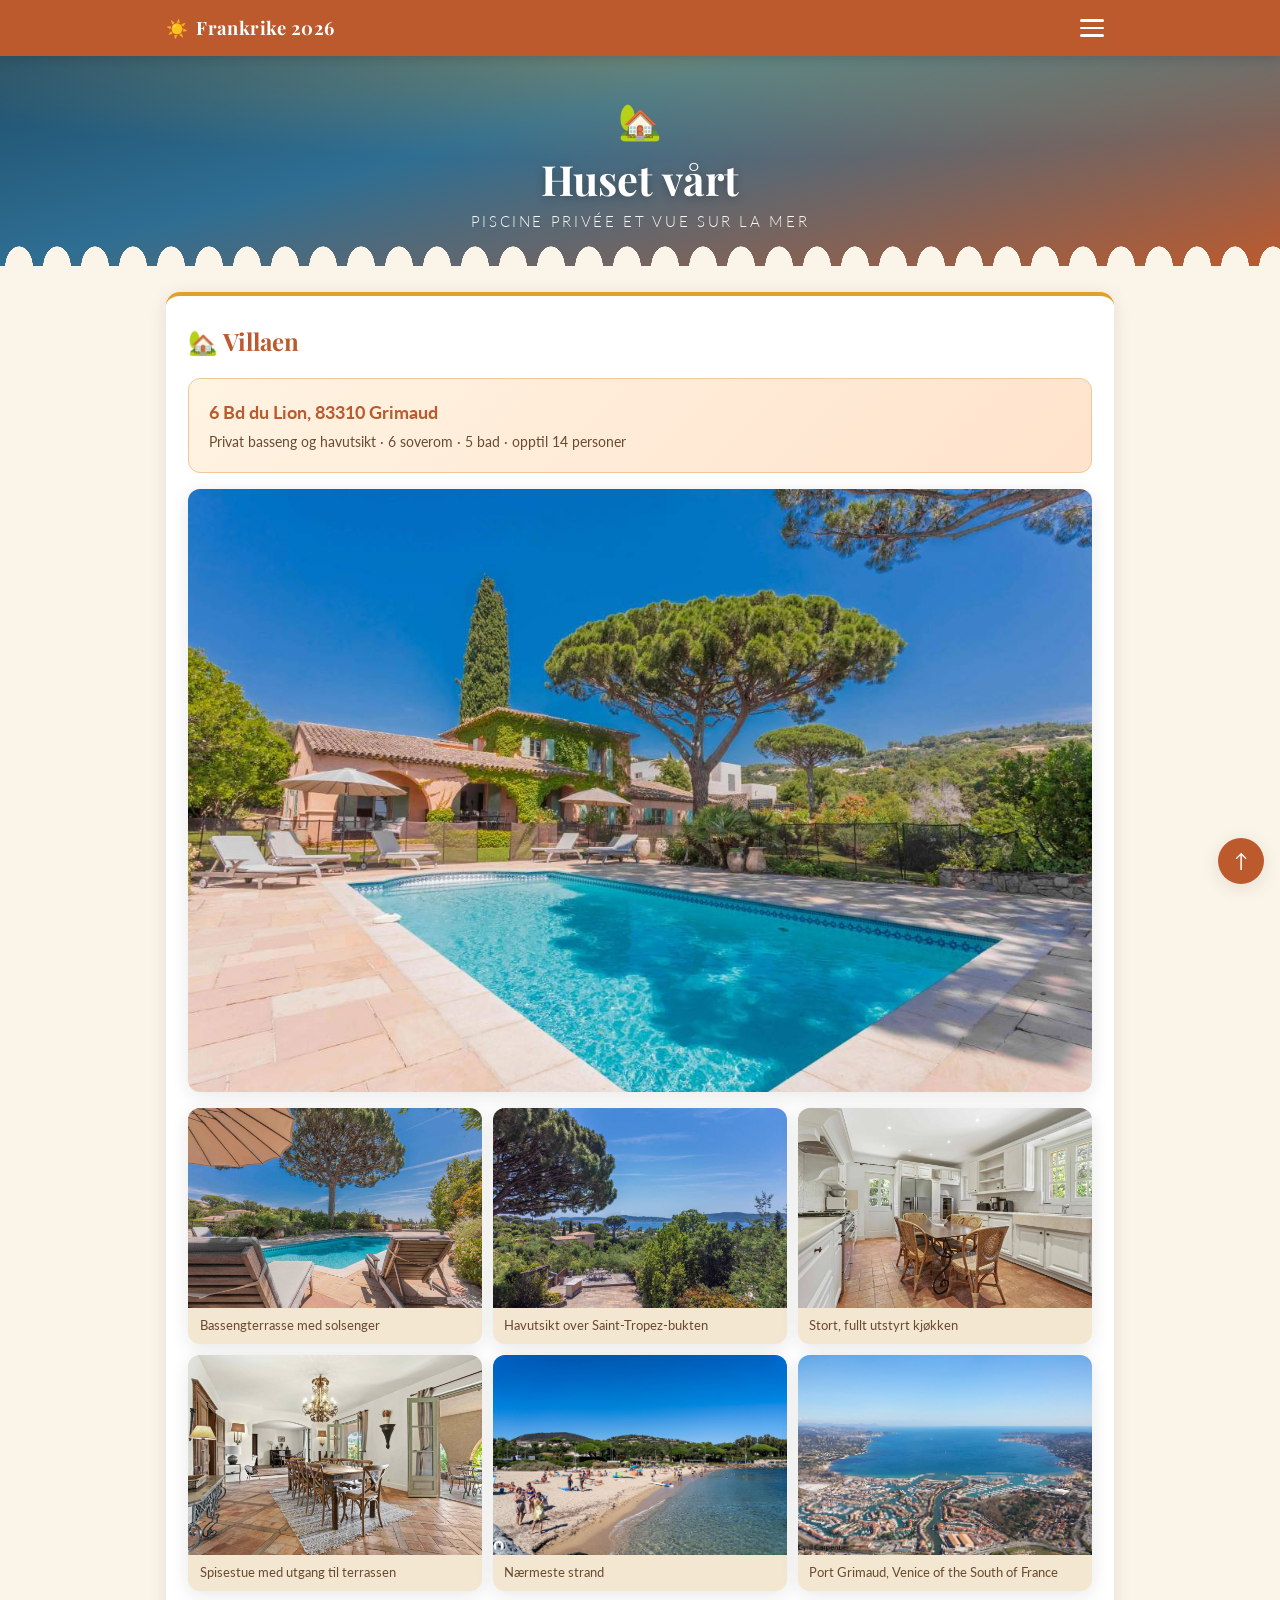
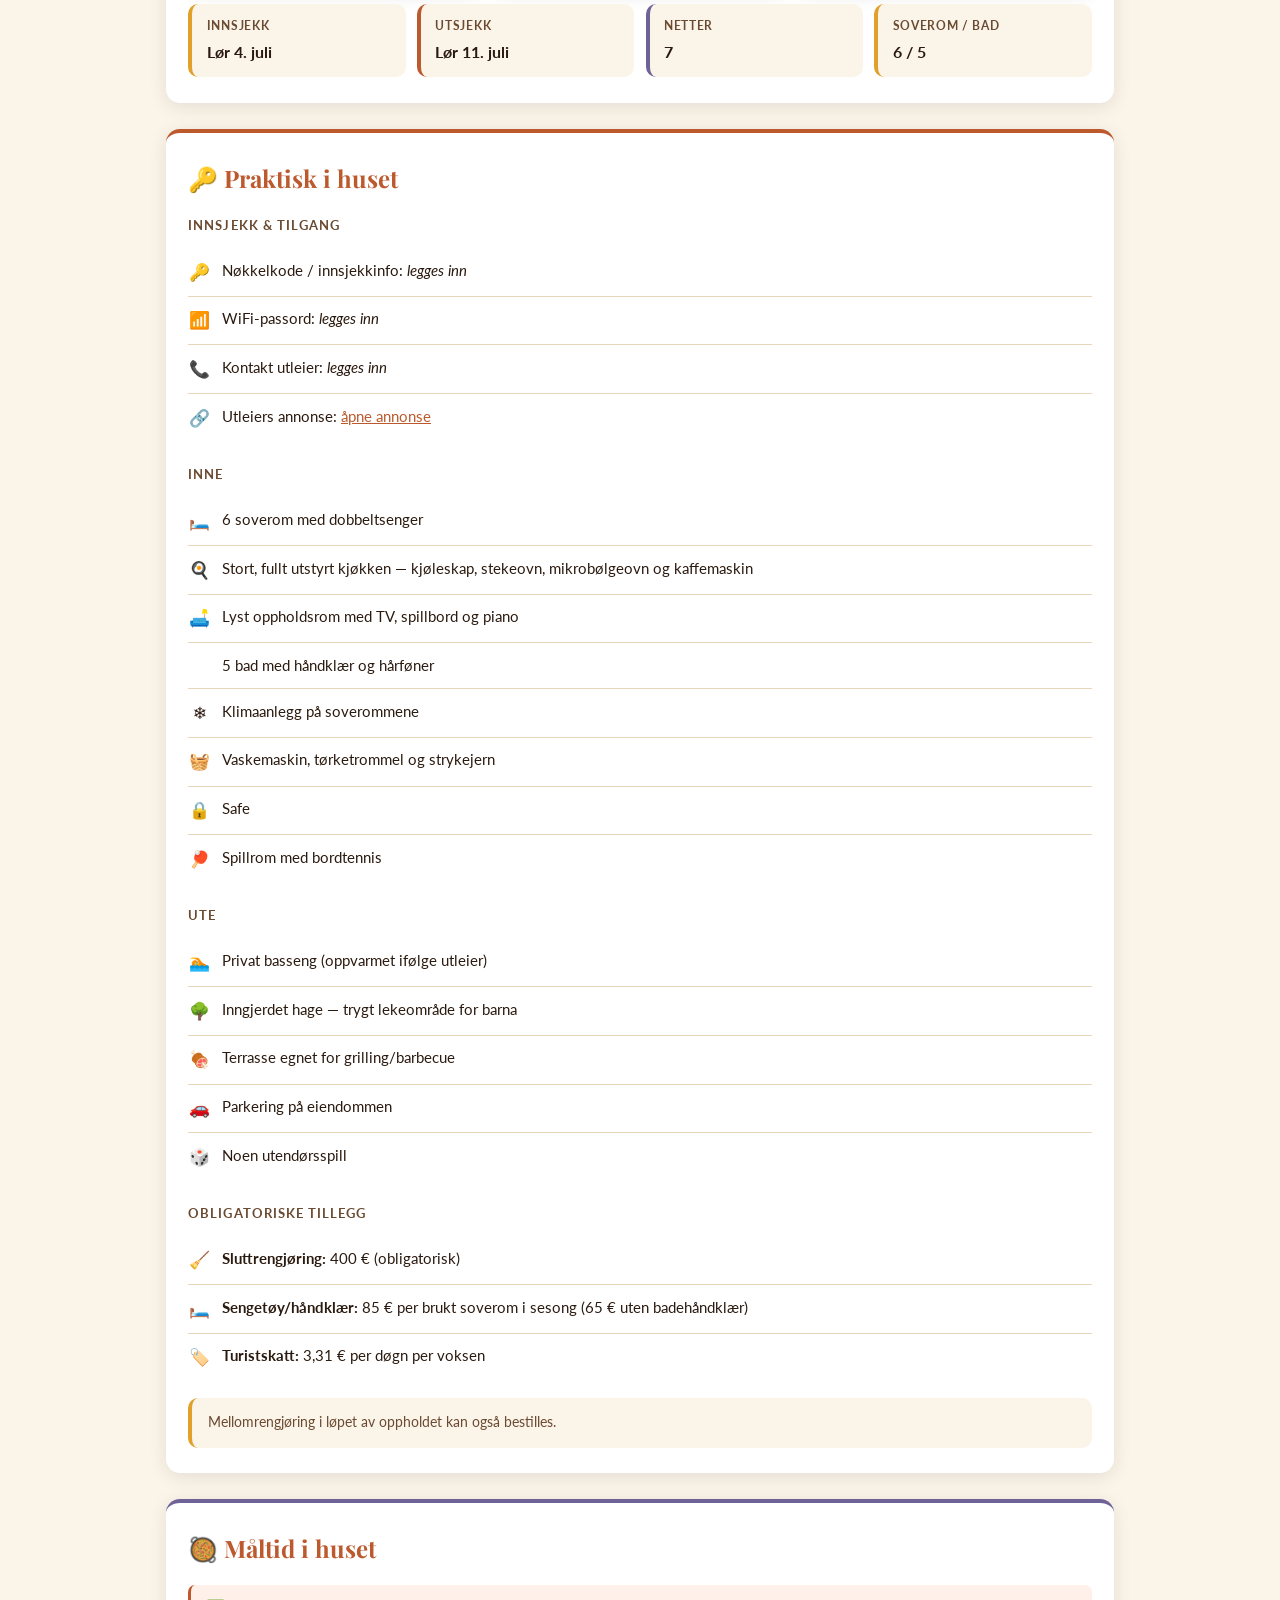
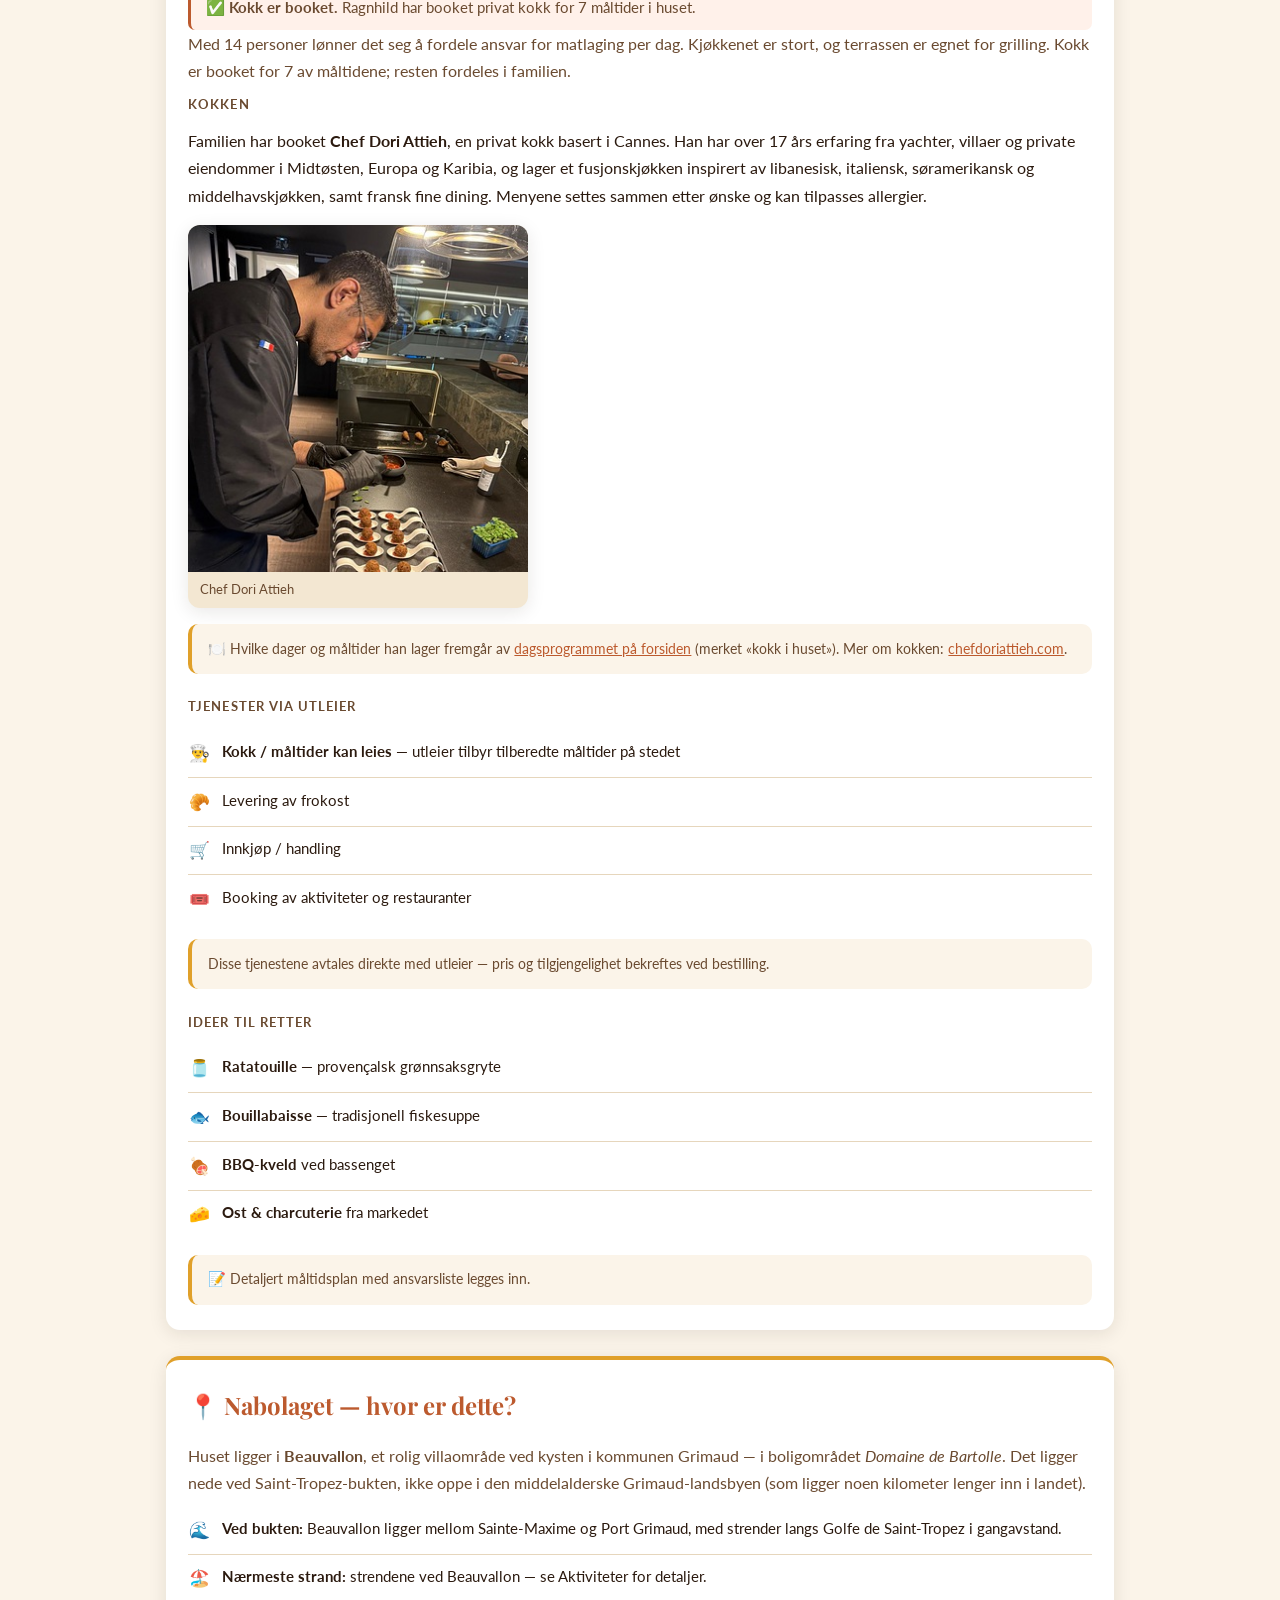
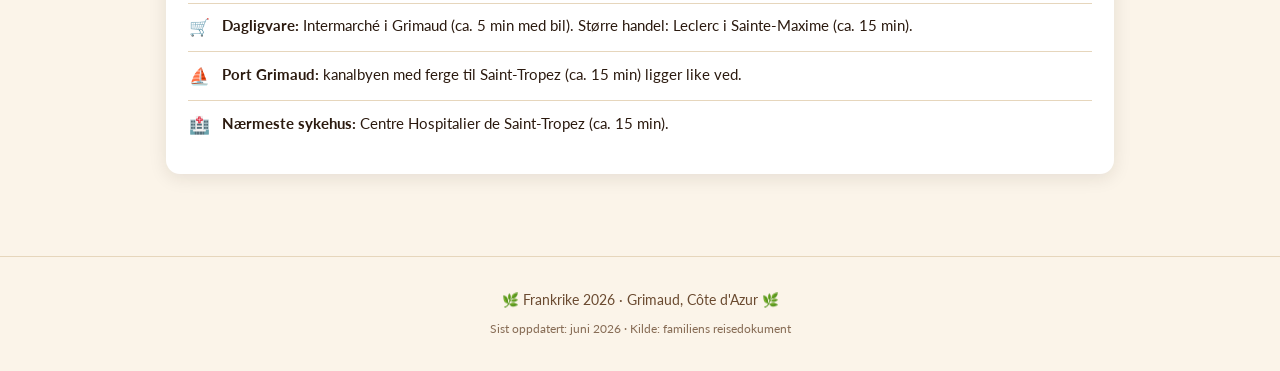
<file: huset.html>
<!DOCTYPE html>
<html lang="no">
<head>
<meta charset="UTF-8" />
<meta name="viewport" content="width=device-width, initial-scale=1.0" />
<meta name="theme-color" content="#BC5A2E" />
<title>Huset vårt · Frankrike 2026</title>
<link rel="preconnect" href="https://fonts.googleapis.com" />
<link rel="preconnect" href="https://fonts.gstatic.com" crossorigin />
<link href="https://fonts.googleapis.com/css2?family=Playfair+Display:ital,wght@0,500;0,700;1,500&family=Lato:wght@300;400;700&display=swap" rel="stylesheet" />
<link rel="stylesheet" href="style.css" />
</head>
<body>

<!-- TOPPLINJE -->
<header class="topbar">
  <div class="topbar-inner">
    <a class="topbar-title" href="index.html"><span class="sol">☀️</span> Frankrike 2026</a>
    <button class="meny-knapp" id="menyKnapp" aria-label="Åpne meny" aria-expanded="false" aria-controls="meny">
      <span></span><span></span><span></span>
    </button>
  </div>
</header>

<!-- MENY -->
<nav class="meny" id="meny" aria-hidden="true">
  <div class="meny-panel">
    <a href="index.html"><span class="ikon">🏠</span> Hjem</a>
    <a class="aktiv" href="huset.html"><span class="ikon">🏡</span> Huset vårt</a>
    <a href="aktiviteter.html"><span class="ikon">🏊</span> Aktiviteter &amp; restauranter</a>
    <a href="reise.html"><span class="ikon">✈️</span> Reisedetaljer</a>
  </div>
</nav>

<!-- HERO -->
<header class="hero under-hero" id="topp">
  <span class="sol-stor">🏡</span>
  <h1>Huset vårt</h1>
  <p class="stad">Piscine Privée et Vue sur la Mer</p>
</header>

<main>

  <!-- HUSET -->
  <section id="huset">
    <h2>🏡 Villaen</h2>
    <div class="adresse">
      <div class="a1">6 Bd du Lion, 83310 Grimaud</div>
      <div class="a2">Privat basseng og havutsikt · 6 soverom · 5 bad · opptil 14 personer</div>
    </div>

    <div class="bilde-stor">
      <img src="hus1.jpg" alt="Villaen med privat basseng" loading="lazy" />
    </div>
    <div class="galleri">
      <figure><img src="hus2.jpg" alt="Bassengterrasse med solsenger" loading="lazy" /><figcaption>Bassengterrasse med solsenger</figcaption></figure>
      <figure><img src="hus3.jpg" alt="Havutsikt over bukten" loading="lazy" /><figcaption>Havutsikt over Saint-Tropez-bukten</figcaption></figure>
      <figure><img src="hus4.jpg" alt="Kjøkken med spiseplass" loading="lazy" /><figcaption>Stort, fullt utstyrt kjøkken</figcaption></figure>
      <figure><img src="hus5.jpg" alt="Spisestue med utgang til terrassen" loading="lazy" /><figcaption>Spisestue med utgang til terrassen</figcaption></figure>
      <figure><img src="strand1.jpg" alt="Strand" loading="lazy" /><figcaption>Nærmeste strand</figcaption></figure>
      <figure><img src="portgrimaud.jpg" alt="Port Grimaud" loading="lazy" /><figcaption>Port Grimaud, Venice of the South of France
</figcaption></figure>


      
    </div>

    <div class="grid">
      <div class="kort"><strong>Innsjekk</strong><span>Lør 4. juli</span></div>
      <div class="kort t"><strong>Utsjekk</strong><span>Lør 11. juli</span></div>
      <div class="kort l"><strong>Netter</strong><span>7</span></div>
      <div class="kort"><strong>Soverom / bad</strong><span>6 / 5</span></div>
    </div>
  </section>

  <!-- PRAKTISK I HUSET -->
  <section id="praktisk">
    <h2>🔑 Praktisk i huset</h2>

    <h3 class="under">Innsjekk &amp; tilgang</h3>
    <ul class="liste">
      <li><span class="ik">🔑</span><div>Nøkkelkode / innsjekkinfo: <em>legges inn</em></div></li>
      <li><span class="ik">📶</span><div>WiFi-passord: <em>legges inn</em></div></li>
      <li><span class="ik">📞</span><div>Kontakt utleier: <em>legges inn</em></div></li>
      <li><span class="ik">🔗</span><div>Utleiers annonse: <a href="https://home.tg/go/kd833we85" target="_blank" rel="noopener">åpne annonse</a></div></li>
    </ul>

    <h3 class="under">Inne</h3>
    <ul class="liste">
      <li><span class="ik">🛏️</span><div>6 soverom med dobbeltsenger</div></li>
      <li><span class="ik">🍳</span><div>Stort, fullt utstyrt kjøkken — kjøleskap, stekeovn, mikrobølgeovn og kaffemaskin</div></li>
      <li><span class="ik">🛋️</span><div>Lyst oppholdsrom med TV, spillbord og piano</div></li>
      <li><span class="ik"> </span><div>5 bad med håndklær og hårføner</div></li>
      <li><span class="ik">❄️</span><div>Klimaanlegg på soverommene</div></li>
      <li><span class="ik">🧺</span><div>Vaskemaskin, tørketrommel og strykejern</div></li>
      <li><span class="ik">🔒</span><div>Safe</div></li>
      <li><span class="ik">🏓</span><div>Spillrom med bordtennis</div></li>
    </ul>

    <h3 class="under">Ute</h3>
    <ul class="liste">
      <li><span class="ik">🏊</span><div>Privat basseng (oppvarmet ifølge utleier)</div></li>
      <li><span class="ik">🌳</span><div>Inngjerdet hage — trygt lekeområde for barna</div></li>
      <li><span class="ik">🍖</span><div>Terrasse egnet for grilling/barbecue</div></li>
      <li><span class="ik">🚗</span><div>Parkering på eiendommen</div></li>
      <li><span class="ik">🎲</span><div>Noen utendørsspill</div></li>
    </ul>

    <h3 class="under">Obligatoriske tillegg</h3>
    <ul class="liste">
      <li><span class="ik">🧹</span><div><strong>Sluttrengjøring:</strong> 400 € (obligatorisk)</div></li>
      <li><span class="ik">🛏️</span><div><strong>Sengetøy/håndklær:</strong> 85 € per brukt soverom i sesong (65 € uten badehåndklær)</div></li>
      <li><span class="ik">🏷️</span><div><strong>Turistskatt:</strong> 3,31 € per døgn per voksen</div></li>
    </ul>
    <p class="notis">Mellomrengjøring i løpet av oppholdet kan også bestilles.</p>
  </section>

  <!-- MÅLTID I HUSET -->
  <section id="maltid">
    <h2>🥘 Måltid i huset</h2>
    <div class="varsel" style="border-left-color:var(--terra);background:#FFF1EA;font-size:.95rem">
      ✅ <strong>Kokk er booket.</strong> Ragnhild har booket privat kokk for 7 måltider i huset.
    </div>
    <p class="ingress">Med 14 personer lønner det seg å fordele ansvar for matlaging per dag. Kjøkkenet er stort, og terrassen er egnet for grilling. Kokk er booket for 7 av måltidene; resten fordeles i familien.</p>

    <h3 class="under">Kokken</h3>
    <p>Familien har booket <strong>Chef Dori Attieh</strong>, en privat kokk basert i Cannes. Han har over 17 års erfaring fra yachter, villaer og private eiendommer i Midtøsten, Europa og Karibia, og lager et fusjonskjøkken inspirert av libanesisk, italiensk, søramerikansk og middelhavskjøkken, samt fransk fine dining. Menyene settes sammen etter ønske og kan tilpasses allergier.</p>
    <figure style="margin:1rem 0 0;max-width:340px;border-radius:12px;overflow:hidden;box-shadow:var(--skygge);background:var(--krem-2)">
      <img src="chef.jpg" alt="Chef Dori Attieh" loading="lazy" style="display:block;width:100%;height:auto" />
      <figcaption style="font-size:.8rem;color:var(--blekk-2);padding:.45rem .7rem">Chef Dori Attieh</figcaption>
    </figure>
    <p class="notis">🍽️ Hvilke dager og måltider han lager fremgår av <a href="index.html#dagsprogram">dagsprogrammet på forsiden</a> (merket «kokk i huset»). Mer om kokken: <a href="https://www.chefdoriattieh.com/" target="_blank" rel="noopener">chefdoriattieh.com</a>.</p>

    <h3 class="under">Tjenester via utleier</h3>
    <ul class="liste">
      <li><span class="ik">👨‍🍳</span><div><strong>Kokk / måltider kan leies</strong> — utleier tilbyr tilberedte måltider på stedet</div></li>
      <li><span class="ik">🥐</span><div>Levering av frokost</div></li>
      <li><span class="ik">🛒</span><div>Innkjøp / handling</div></li>
      <li><span class="ik">🎟️</span><div>Booking av aktiviteter og restauranter</div></li>
    </ul>
    <p class="notis">Disse tjenestene avtales direkte med utleier — pris og tilgjengelighet bekreftes ved bestilling.</p>

    <h3 class="under">Ideer til retter</h3>
    <ul class="liste">
      <li><span class="ik">🫙</span><div><strong>Ratatouille</strong> — provençalsk grønnsaksgryte</div></li>
      <li><span class="ik">🐟</span><div><strong>Bouillabaisse</strong> — tradisjonell fiskesuppe</div></li>
      <li><span class="ik">🍖</span><div><strong>BBQ-kveld</strong> ved bassenget</div></li>
      <li><span class="ik">🧀</span><div><strong>Ost &amp; charcuterie</strong> fra markedet</div></li>
    </ul>
    <p class="notis">📝 Detaljert måltidsplan med ansvarsliste legges inn.</p>
  </section>

  <!-- NABOLAGET -->
  <section id="nabolaget">
    <h2>📍 Nabolaget — hvor er dette?</h2>
    <p class="ingress">Huset ligger i <strong>Beauvallon</strong>, et rolig villaområde ved kysten i kommunen Grimaud — i boligområdet <em>Domaine de Bartolle</em>. Det ligger nede ved Saint-Tropez-bukten, ikke oppe i den middelalderske Grimaud-landsbyen (som ligger noen kilometer lenger inn i landet).</p>
    <ul class="liste">
      <li><span class="ik">🌊</span><div><strong>Ved bukten:</strong> Beauvallon ligger mellom Sainte-Maxime og Port Grimaud, med strender langs Golfe de Saint-Tropez i gangavstand.</div></li>
      <li><span class="ik">🏖️</span><div><strong>Nærmeste strand:</strong> strendene ved Beauvallon — se Aktiviteter for detaljer.</div></li>
      <li><span class="ik">🛒</span><div><strong>Dagligvare:</strong> Intermarché i Grimaud (ca. 5 min med bil). Større handel: Leclerc i Sainte-Maxime (ca. 15 min).</div></li>
      <li><span class="ik">⛵</span><div><strong>Port Grimaud:</strong> kanalbyen med ferge til Saint-Tropez (ca. 15 min) ligger like ved.</div></li>
      <li><span class="ik">🏥</span><div><strong>Nærmeste sykehus:</strong> Centre Hospitalier de Saint-Tropez (ca. 15 min).</div></li>
    </ul>
  </section>

</main>

<a href="#topp" class="topp-knapp" aria-label="Til toppen">↑</a>

<footer>
  <p>🌿 Frankrike 2026 · Grimaud, Côte d'Azur 🌿</p>
  <p class="lite">Sist oppdatert: juni 2026 · Kilde: familiens reisedokument</p>
</footer>

<script>
  var knapp = document.getElementById('menyKnapp');
  var meny  = document.getElementById('meny');

  function settMeny(apen){
    knapp.setAttribute('aria-expanded', apen ? 'true' : 'false');
    meny.setAttribute('aria-hidden', apen ? 'false' : 'true');
    meny.classList.toggle('apen', apen);
    document.body.classList.toggle('meny-laast', apen);
  }
  knapp.addEventListener('click', function(){
    settMeny(!meny.classList.contains('apen'));
  });
  meny.querySelectorAll('a').forEach(function(a){
    a.addEventListener('click', function(){ settMeny(false); });
  });
  meny.addEventListener('click', function(e){
    if(e.target === meny){ settMeny(false); }
  });
  document.addEventListener('keydown', function(e){
    if(e.key === 'Escape'){ settMeny(false); }
  });
</script>

</body>
</html>
</file>
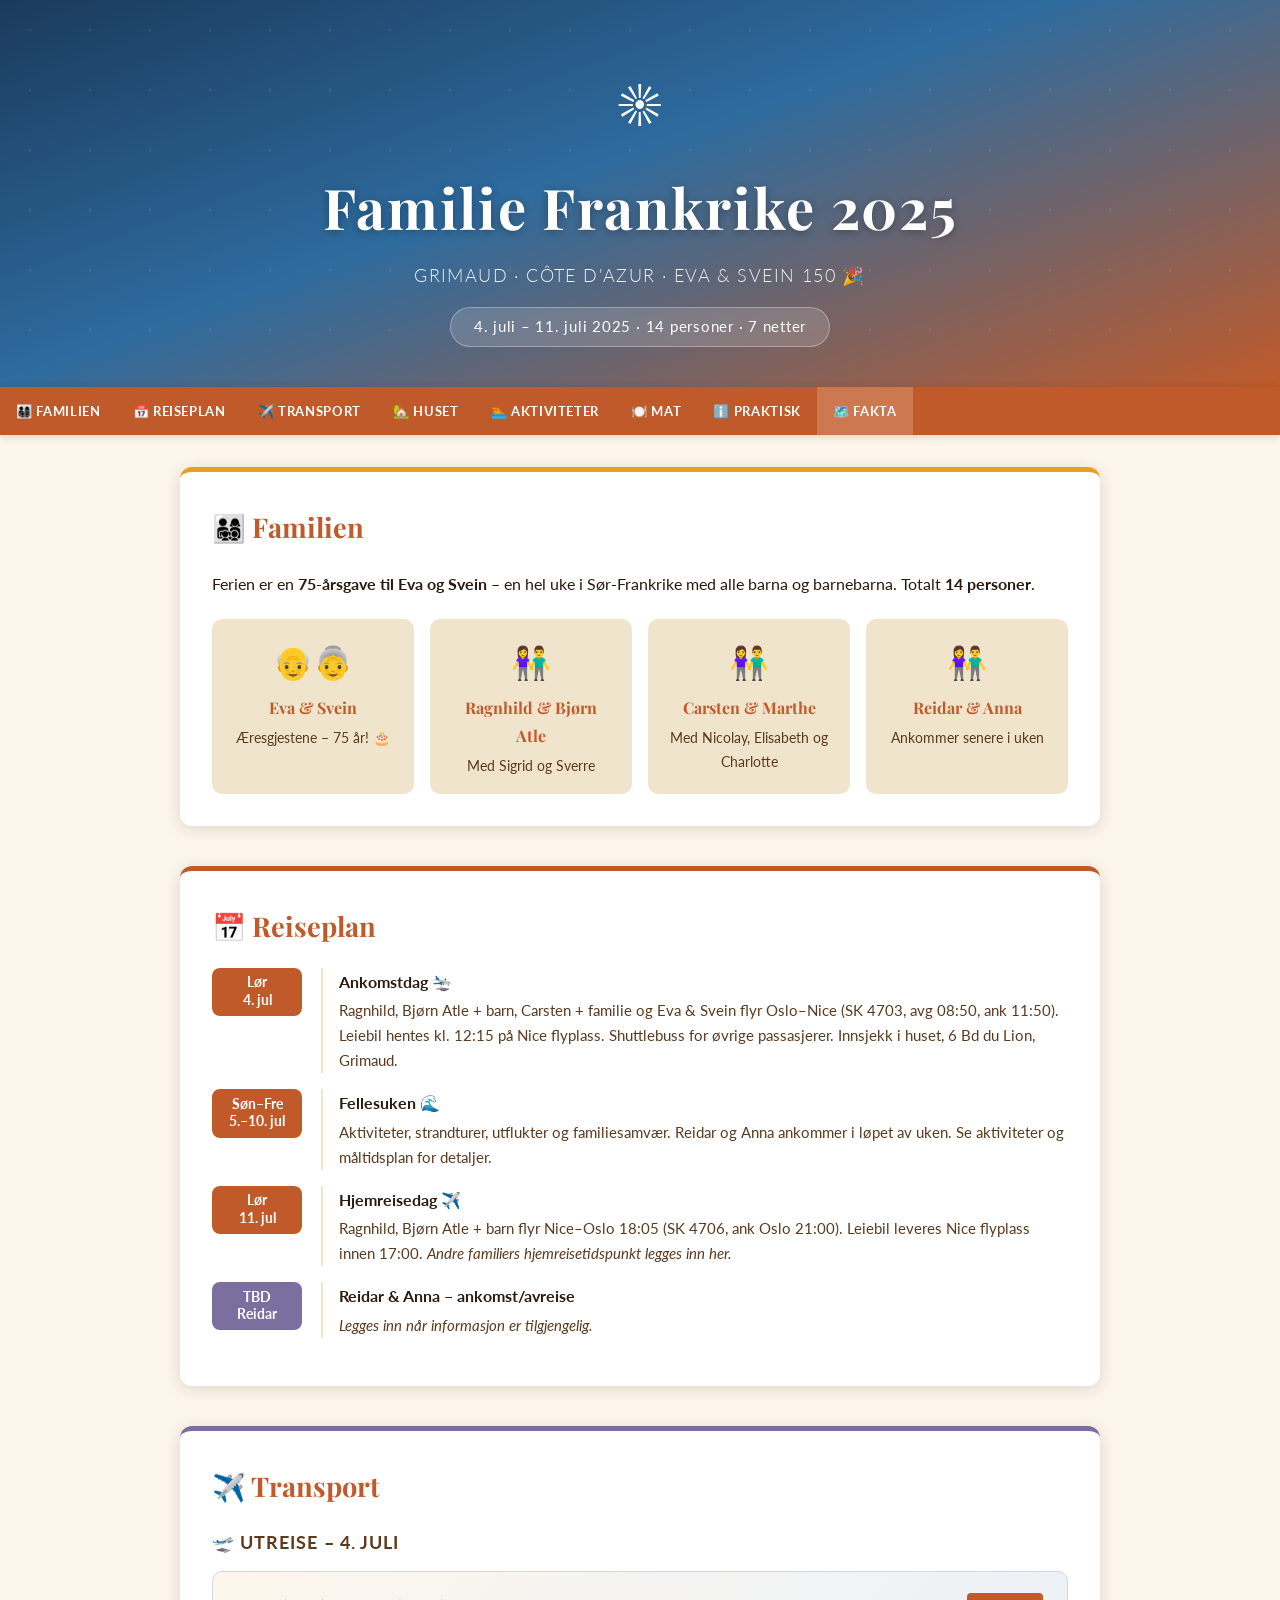
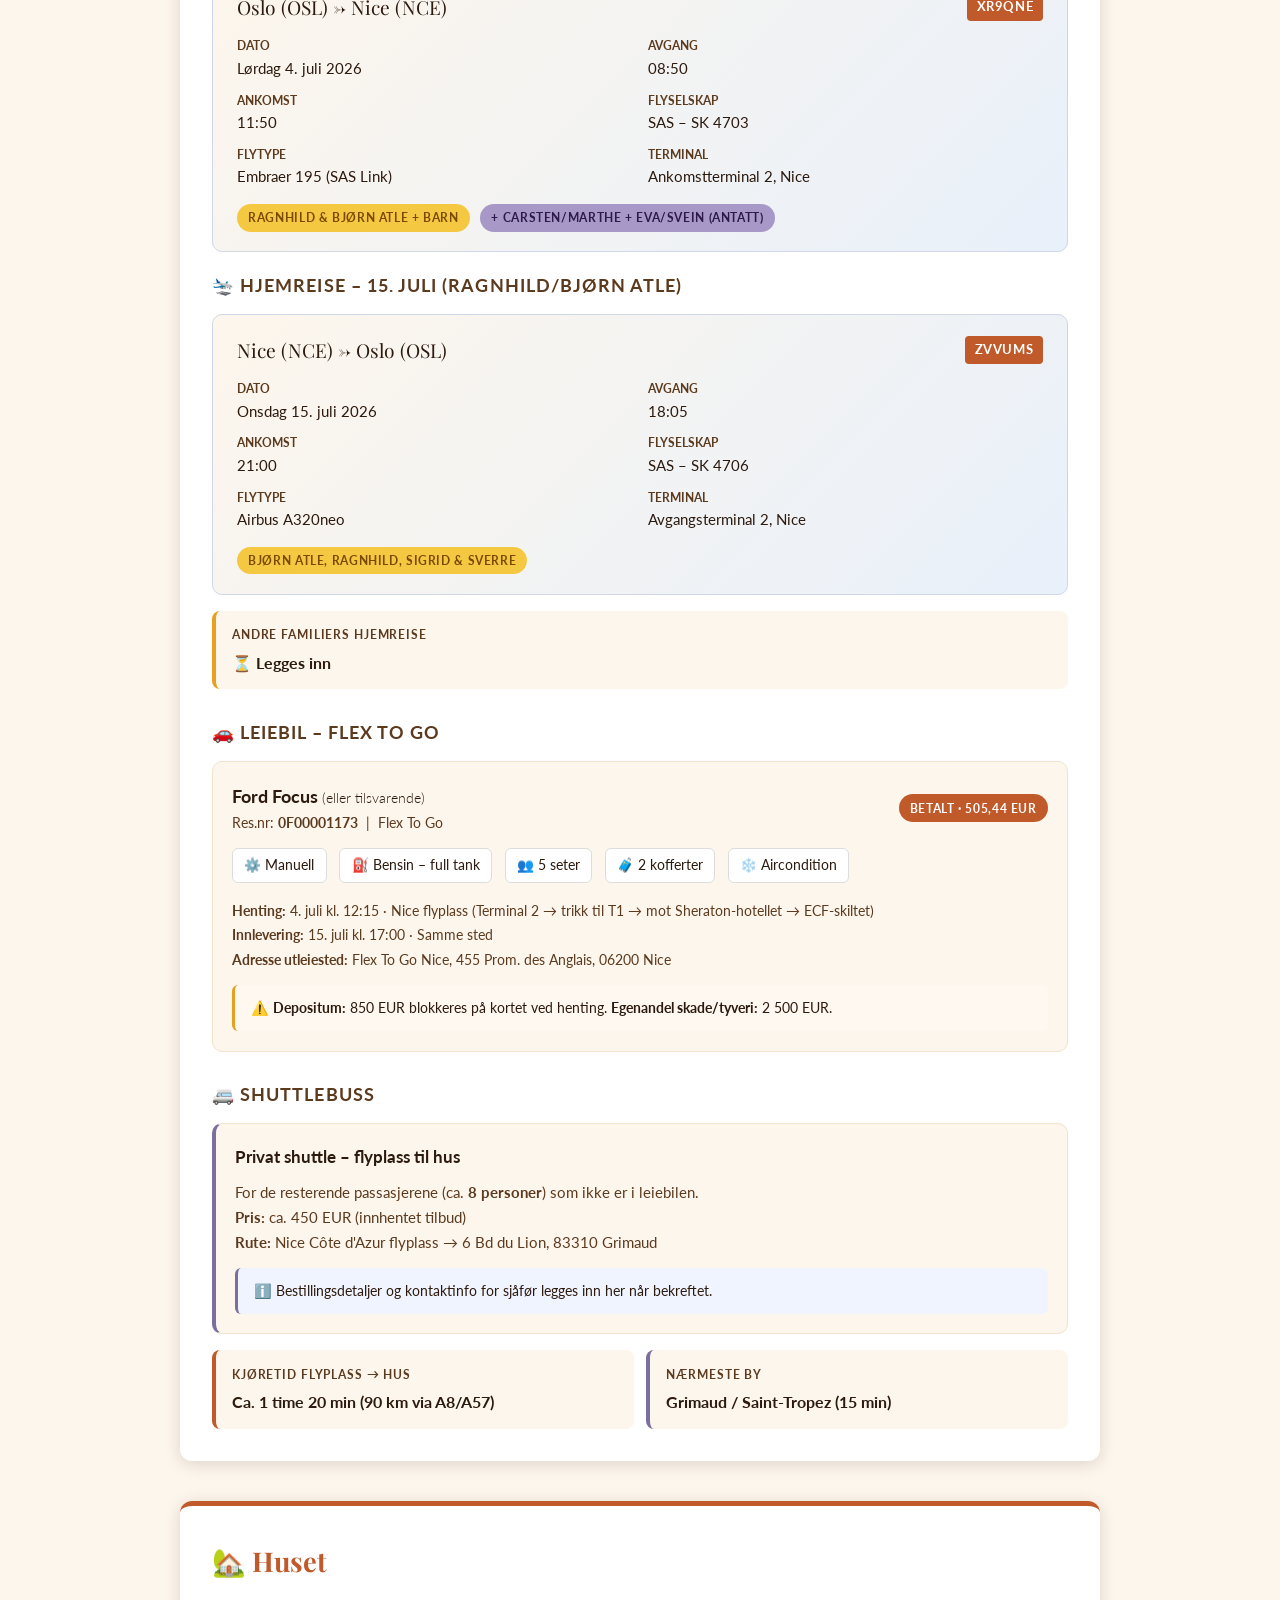
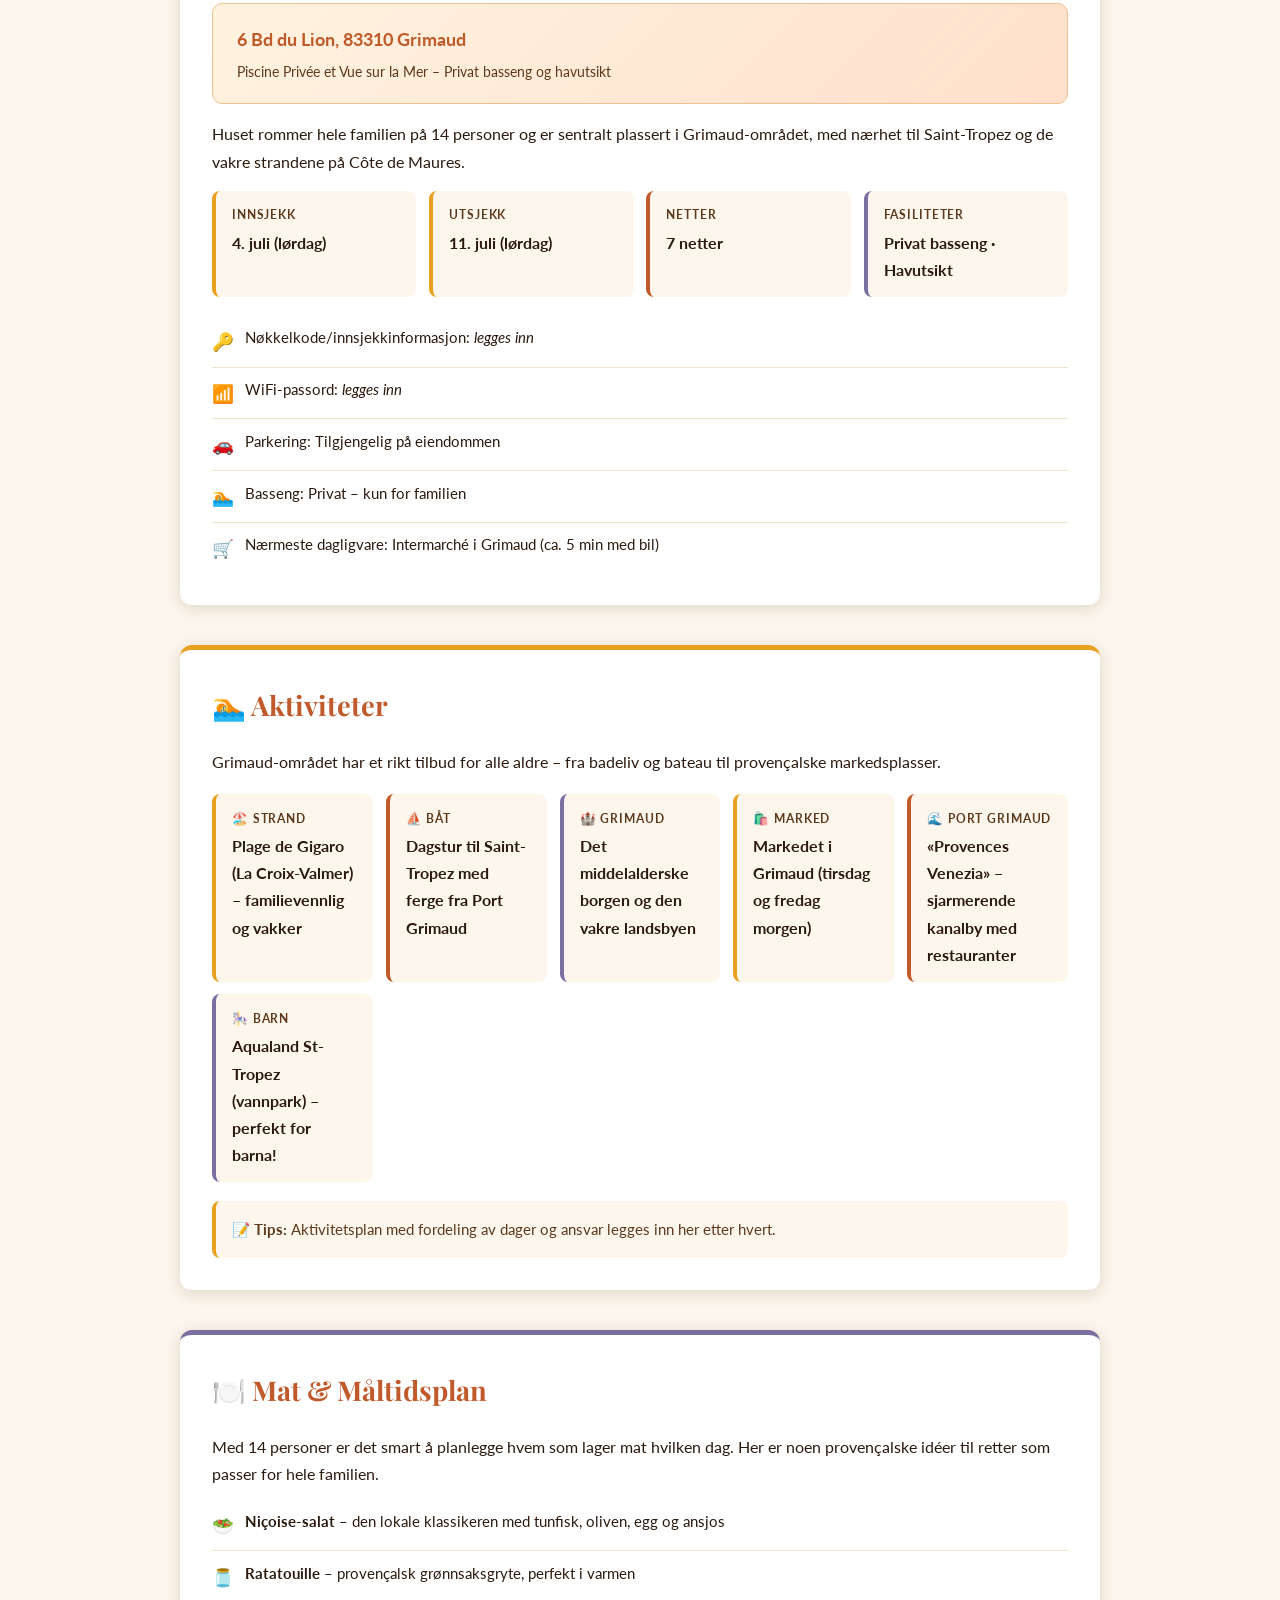
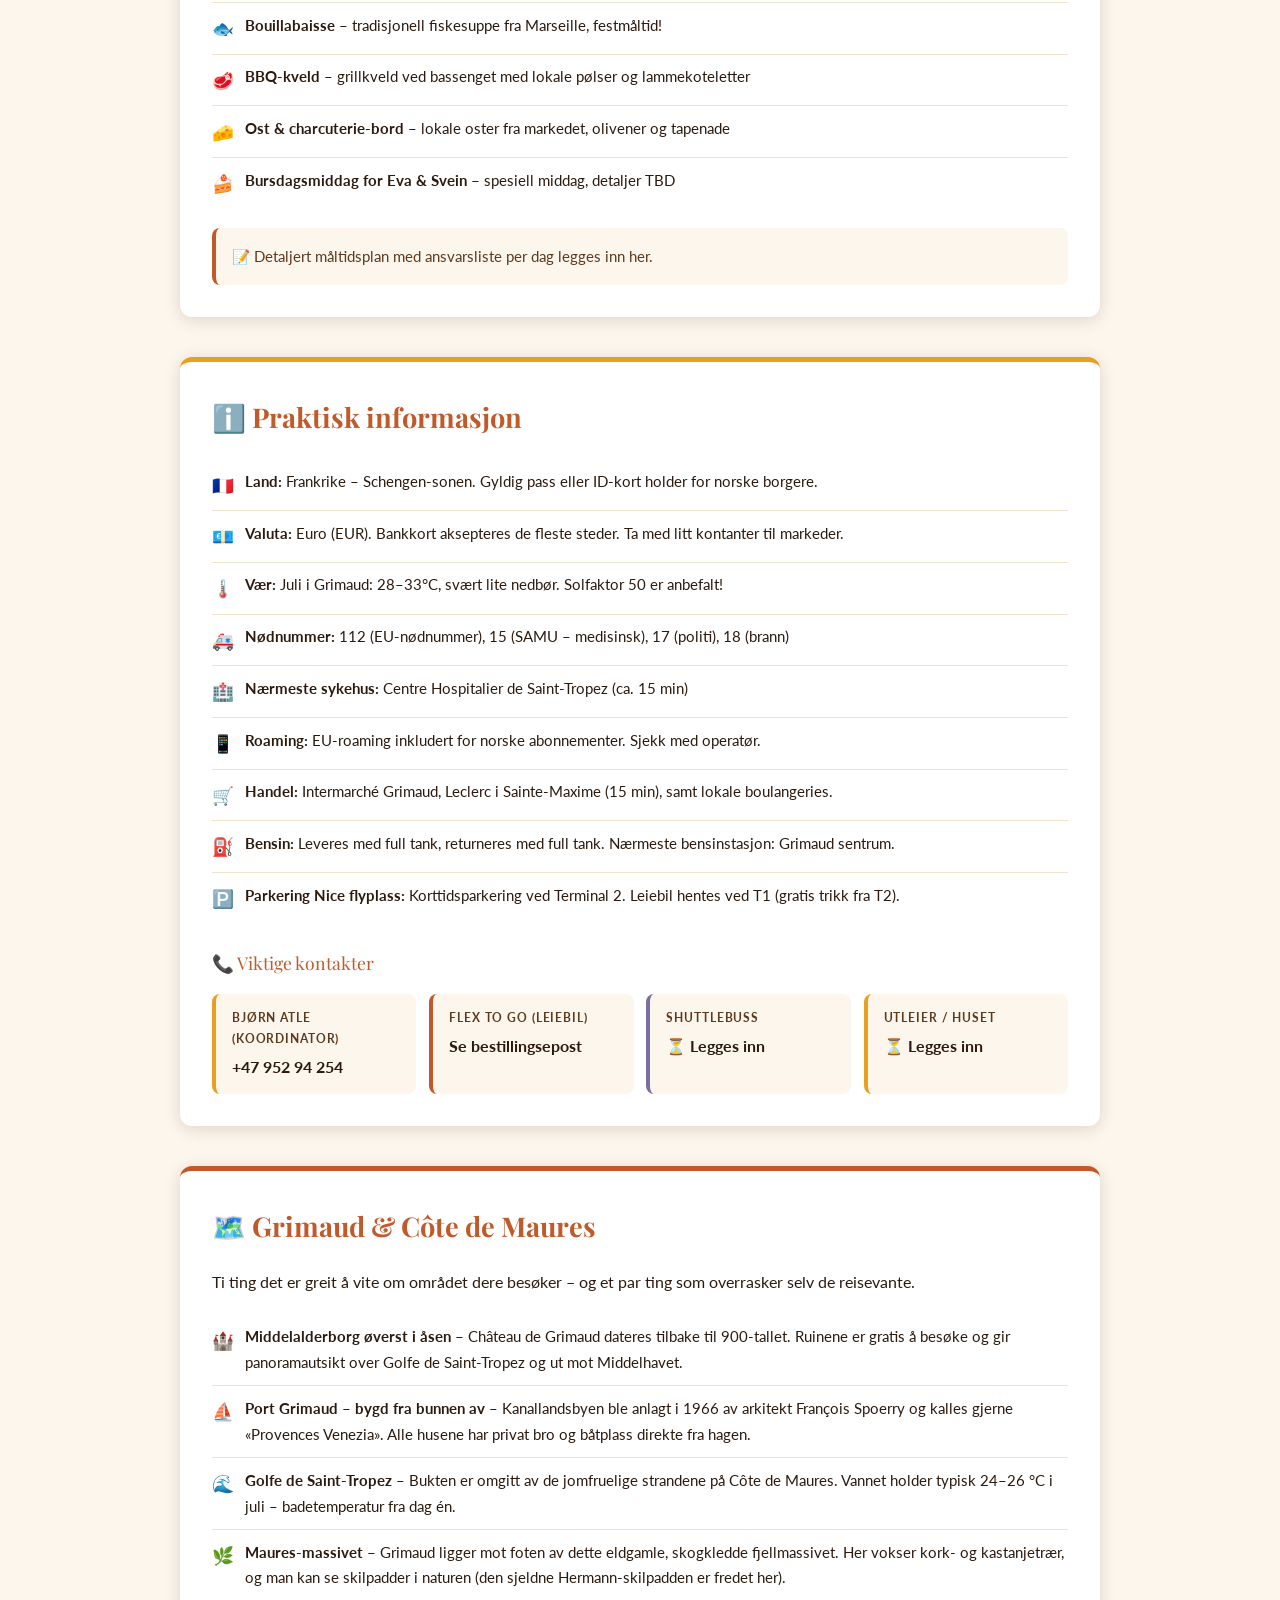
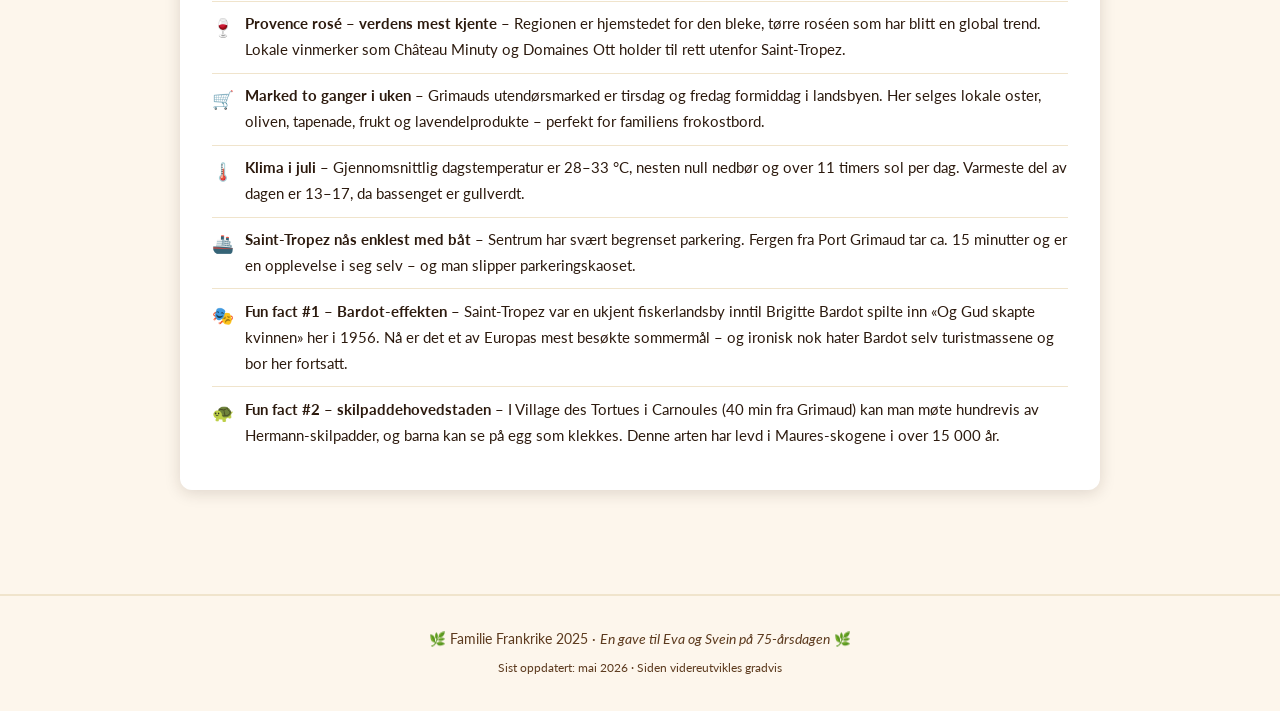
<file: Portal draft 14th May.html>
<!DOCTYPE html>
<html lang="no">
<head>
  <meta charset="UTF-8" />
  <meta name="viewport" content="width=device-width, initial-scale=1.0" />
  <title>Familie Frankrike – Juli 2025 🌞</title>
  <link href="https://fonts.googleapis.com/css2?family=Playfair+Display:ital,wght@0,400;0,700;1,400&family=Lato:wght@300;400;700&display=swap" rel="stylesheet" />
  <style>
    /* ===== CSS VARIABLER – VARMT PROVENÇALSK TEMA ===== */
    :root {
      --sol:       #E8A020;   /* gyldengul – sol */
      --sol-lys:   #F5C842;
      --terra:     #C05A2A;   /* terrakotta */
      --terra-lys: #E07A4A;
      --lavendel:  #7B6FA0;
      --lavendel-lys: #A898C8;
      --krem:      #FDF6EC;
      --krem-mørk: #F0E4CC;
      --tekst:     #2C1A0E;
      --tekst-lys: #5C3A1E;
      --hvit:      #FFFFFF;
      --skygge:    rgba(44,26,14,0.15);
      --radius:    12px;
    }

    * { box-sizing: border-box; margin: 0; padding: 0; }

    /* Hindrer at sticky nav dekker seksjonsoverskrifter ved anker-scroll */
    html { scroll-padding-top: 56px; }

    body {
      font-family: 'Lato', sans-serif;
      background-color: var(--krem);
      color: var(--tekst);
      line-height: 1.7;
    }

    /* ===== HEADER / HERO ===== */
    header {
      background: linear-gradient(160deg, #1a3a5c 0%, #2e6b9e 45%, #c05a2a 100%);
      color: var(--hvit);
      text-align: center;
      padding: 3.5rem 1.5rem 2.5rem;
      position: relative;
      overflow: hidden;
    }
    header::before {
      content: '';
      position: absolute;
      inset: 0;
      background: url("data:image/svg+xml,%3Csvg xmlns='http://www.w3.org/2000/svg' width='60' height='60'%3E%3Ccircle cx='30' cy='30' r='1.5' fill='rgba(255,255,255,0.08)'/%3E%3C/svg%3E") repeat;
      pointer-events: none;
    }
    .header-sun {
      font-size: 3.5rem;
      display: block;
      margin-bottom: 0.5rem;
      animation: spin-slow 20s linear infinite;
    }
    @keyframes spin-slow { to { transform: rotate(360deg); } }
    header h1 {
      font-family: 'Playfair Display', serif;
      font-size: clamp(2rem, 6vw, 3.5rem);
      font-weight: 700;
      letter-spacing: 0.03em;
      text-shadow: 0 2px 8px rgba(0,0,0,0.3);
      margin-bottom: 0.4rem;
    }
    header p.subtitle {
      font-size: 1.1rem;
      font-weight: 300;
      opacity: 0.9;
      letter-spacing: 0.08em;
      text-transform: uppercase;
    }
    .header-dato {
      display: inline-block;
      margin-top: 1rem;
      background: rgba(255,255,255,0.15);
      border: 1px solid rgba(255,255,255,0.3);
      border-radius: 999px;
      padding: 0.4rem 1.4rem;
      font-size: 0.95rem;
      letter-spacing: 0.05em;
      backdrop-filter: blur(4px);
    }

    /* ===== NAVIGASJON ===== */
    nav {
      background: var(--terra);
      position: sticky;
      top: 0;
      z-index: 100;
      box-shadow: 0 2px 8px var(--skygge);
      overflow-x: auto;
      -webkit-overflow-scrolling: touch;
      scrollbar-width: none; /* Firefox */
    }
    nav::-webkit-scrollbar { display: none; } /* Safari/Chrome */
    nav ul {
      display: flex;
      flex-wrap: nowrap;        /* aldri wrap – horisontal scroll istedet */
      list-style: none;
      white-space: nowrap;
      gap: 0;
      min-width: max-content;
    }
    nav ul li a {
      display: flex;
      align-items: center;
      color: var(--hvit);
      text-decoration: none;
      padding: 0 1rem;
      height: 48px;             /* Apple HIG: min 44px touch target */
      font-size: 0.82rem;
      font-weight: 700;
      letter-spacing: 0.05em;
      text-transform: uppercase;
      transition: background 0.2s;
      white-space: nowrap;
    }
    nav ul li a:hover,
    nav ul li a.aktiv { background: rgba(255,255,255,0.18); }

    /* ===== INNHOLD ===== */
    main { max-width: 960px; margin: 0 auto; padding: 2rem 1.25rem 4rem; }

    /* ===== SEKSJONER ===== */
    section {
      background: var(--hvit);
      border-radius: var(--radius);
      box-shadow: 0 3px 16px var(--skygge);
      padding: 2rem 2rem 2rem;
      margin-bottom: 2.5rem;
      border-top: 5px solid var(--sol);
      animation: fadeUp 0.5s ease both;
    }
    @keyframes fadeUp {
      from { opacity: 0; transform: translateY(18px); }
      to   { opacity: 1; transform: translateY(0); }
    }
    section:nth-child(even) { border-top-color: var(--terra); }
    section:nth-child(3n)   { border-top-color: var(--lavendel); }

    section h2 {
      font-family: 'Playfair Display', serif;
      font-size: 1.7rem;
      color: var(--terra);
      margin-bottom: 1.2rem;
      display: flex;
      align-items: center;
      gap: 0.6rem;
    }

    /* ===== HIGHLIGHT-BOKSER ===== */
    .info-grid {
      display: grid;
      grid-template-columns: repeat(auto-fit, minmax(160px, 1fr));
      gap: 0.8rem;
      margin-top: 1rem;
    }
    .info-card {
      background: var(--krem);
      border-radius: 8px;
      padding: 0.85rem 1rem;
      border-left: 4px solid var(--sol);
    }
    .info-card.terra  { border-left-color: var(--terra); }
    .info-card.lav    { border-left-color: var(--lavendel); }
    .info-card strong { display: block; font-size: 0.78rem; text-transform: uppercase; letter-spacing: 0.07em; color: var(--tekst-lys); margin-bottom: 0.2rem; }
    .info-card span   { font-size: 1rem; font-weight: 700; color: var(--tekst); }

    /* ===== FAMILIE-LISTE ===== */
    .familie-grid {
      display: grid;
      grid-template-columns: repeat(auto-fit, minmax(150px, 1fr));
      gap: 1rem;
      margin-top: 1rem;
    }
    .familie-kort {
      background: var(--krem-mørk);
      border-radius: 10px;
      padding: 1rem 1.2rem;
      text-align: center;
    }
    .familie-kort .emoji { font-size: 2rem; display: block; margin-bottom: 0.3rem; }
    .familie-kort h3 { font-family: 'Playfair Display', serif; font-size: 1rem; color: var(--terra); margin-bottom: 0.3rem; }
    .familie-kort p  { font-size: 0.88rem; color: var(--tekst-lys); }

    /* ===== TIDSLINJE / REISEPLAN ===== */
    .reise-dag {
      display: flex;
      gap: 1.2rem;
      margin-bottom: 1rem;
      align-items: flex-start;
    }
    .dag-dato {
      min-width: 90px;
      background: var(--terra);
      color: white;
      border-radius: 8px;
      padding: 0.4rem 0.7rem;
      text-align: center;
      font-weight: 700;
      font-size: 0.85rem;
      line-height: 1.3;
    }
    .dag-innhold {
      flex: 1;
      border-left: 2px solid var(--krem-mørk);
      padding-left: 1rem;
    }
    .dag-innhold h4 { font-size: 1rem; font-weight: 700; color: var(--tekst); margin-bottom: 0.2rem; }
    .dag-innhold p  { font-size: 0.92rem; color: var(--tekst-lys); }

    /* ===== TRANSPORT TABELL ===== */
    .fly-kort {
      background: linear-gradient(135deg, var(--krem) 0%, #e8f0fa 100%);
      border-radius: 10px;
      padding: 1.2rem 1.5rem;
      margin-bottom: 1rem;
      border: 1px solid #d0d8e8;
    }
    .fly-kort .fly-header {
      display: flex;
      justify-content: space-between;
      align-items: center;
      margin-bottom: 0.8rem;
      flex-wrap: wrap;
      gap: 0.5rem;
    }
    .fly-kort .fly-rute { font-family: 'Playfair Display', serif; font-size: 1.2rem; color: var(--tekst); }
    .fly-kort .fly-ref  { background: var(--terra); color: white; border-radius: 4px; padding: 0.2rem 0.6rem; font-size: 0.8rem; font-weight: 700; letter-spacing: 0.05em; }
    .fly-detaljer {
      display: grid;
      grid-template-columns: 1fr 1fr;
      gap: 0.6rem 1rem;
      font-size: 0.92rem;
    }
    .fly-detaljer .felt strong { display: block; font-size: 0.72rem; text-transform: uppercase; color: var(--tekst-lys); }

    /* ===== BIL-KORT ===== */
    .bil-kort {
      background: var(--krem);
      border-radius: 10px;
      padding: 1.2rem;
      border: 1px solid var(--krem-mørk);
      margin-bottom: 1rem;
    }
    .bil-specs {
      display: flex;
      flex-wrap: wrap;
      gap: 0.8rem;
      margin-top: 0.8rem;
    }
    .spec-badge {
      background: white;
      border: 1px solid #ddd;
      border-radius: 6px;
      padding: 0.3rem 0.7rem;
      font-size: 0.85rem;
      display: flex;
      align-items: center;
      gap: 0.4rem;
    }

    /* ===== PRAKTISK INFO ===== */
    .tips-liste {
      list-style: none;
      margin-top: 0.8rem;
    }
    .tips-liste li {
      padding: 0.6rem 0;
      border-bottom: 1px solid var(--krem-mørk);
      display: flex;
      gap: 0.7rem;
      align-items: flex-start;
      font-size: 0.95rem;
    }
    .tips-liste li:last-child { border-bottom: none; }
    .tips-liste .ikon { font-size: 1.1rem; flex-shrink: 0; margin-top: 0.1rem; }

    /* ===== BADGE ===== */
    .badge {
      display: inline-block;
      padding: 0.2rem 0.7rem;
      border-radius: 999px;
      font-size: 0.78rem;
      font-weight: 700;
      text-transform: uppercase;
      letter-spacing: 0.05em;
    }
    .badge-sol     { background: var(--sol-lys); color: #7a4a00; }
    .badge-terra   { background: var(--terra); color: white; }
    .badge-lav     { background: var(--lavendel-lys); color: #2e1a4a; }

    /* ===== HUSET ===== */
    .hus-adresse {
      background: linear-gradient(135deg, #fff3e0, #ffe0cc);
      border-radius: 10px;
      padding: 1.2rem 1.5rem;
      margin-bottom: 1rem;
      border: 1px solid #f0c090;
    }
    .hus-adresse .adresse-tekst { font-size: 1.15rem; font-weight: 700; color: var(--terra); }

    /* ===== FOOTER ===== */
    footer {
      text-align: center;
      padding: 2rem 1rem;
      font-size: 0.85rem;
      color: var(--tekst-lys);
      border-top: 2px solid var(--krem-mørk);
    }
    footer span { font-style: italic; }

    /* ===== RESPONSIV – iPhone 16 og liknende (≤430px) ===== */
    @media (max-width: 480px) {
      header { padding: 2.5rem 1.2rem 2rem; }
      header p.subtitle { font-size: 0.9rem; letter-spacing: 0.04em; }
      .header-dato { font-size: 0.82rem; padding: 0.35rem 1rem; }
      section { padding: 1.25rem 1rem 1.25rem; }
      section h2 { font-size: 1.4rem; }
      main { padding: 1.5rem 0.9rem 3rem; }
      .dag-dato { min-width: 76px; font-size: 0.8rem; }
      .fly-kort { padding: 1rem; }
      .bil-kort { padding: 1rem; }
      .bil-specs { gap: 0.5rem; }
      .spec-badge { font-size: 0.8rem; padding: 0.25rem 0.55rem; }
      .hus-adresse { padding: 1rem; }
    }
  </style>
</head>
<body>

<!-- ===== HEADER ===== -->
<header>
  <span class="header-sun">☀️</span>
  <h1>Familie Frankrike 2025</h1>
  <p class="subtitle">Grimaud · Côte d'Azur · Eva &amp; Svein 150 🎉</p>
  <span class="header-dato">4. juli – 11. juli 2025 · 14 personer · 7 netter</span>
</header>

<!-- ===== NAVIGASJON ===== -->
<nav>
  <ul>
    <li><a href="#familien">👨‍👩‍👧‍👦 Familien</a></li>
    <li><a href="#reiseplan">📅 Reiseplan</a></li>
    <li><a href="#transport">✈️ Transport</a></li>
    <li><a href="#huset">🏡 Huset</a></li>
    <li><a href="#aktiviteter">🏊 Aktiviteter</a></li>
    <li><a href="#mat">🍽️ Mat</a></li>
    <li><a href="#praktisk">ℹ️ Praktisk</a></li>
    <li><a href="#fakta">🗺️ Fakta</a></li>
  </ul>
</nav>

<!-- ===== MAIN ===== -->
<main>

  <!-- FAMILIEN -->
  <section id="familien">
    <h2>👨‍👩‍👧‍👦 Familien</h2>
    <p>Ferien er en <strong>75-årsgave til Eva og Svein</strong> – en hel uke i Sør-Frankrike med alle barna og barnebarna. Totalt <strong>14 personer</strong>.</p>

    <div class="familie-grid" style="margin-top:1.4rem;">
      <div class="familie-kort">
        <span class="emoji">👴👵</span>
        <h3>Eva &amp; Svein</h3>
        <p>Æresgjestene – 75 år! 🎂</p>
      </div>
      <div class="familie-kort">
        <span class="emoji">👫</span>
        <h3>Ragnhild &amp; Bjørn Atle</h3>
        <p>Med Sigrid og Sverre</p>
      </div>
      <div class="familie-kort">
        <span class="emoji">👫</span>
        <h3>Carsten &amp; Marthe</h3>
        <p>Med Nicolay, Elisabeth og Charlotte</p>
      </div>
      <div class="familie-kort">
        <span class="emoji">👫</span>
        <h3>Reidar &amp; Anna</h3>
        <p>Ankommer senere i uken</p>
      </div>
    </div>
  </section>

  <!-- REISEPLAN -->
  <section id="reiseplan">
    <h2>📅 Reiseplan</h2>

    <div class="reise-dag">
      <div class="dag-dato">Lør<br>4. jul</div>
      <div class="dag-innhold">
        <h4>Ankomstdag 🛬</h4>
        <p>Ragnhild, Bjørn Atle + barn, Carsten + familie og Eva &amp; Svein flyr Oslo–Nice (SK 4703, avg 08:50, ank 11:50). Leiebil hentes kl. 12:15 på Nice flyplass. Shuttlebuss for øvrige passasjerer. Innsjekk i huset, 6 Bd du Lion, Grimaud.</p>
      </div>
    </div>

    <div class="reise-dag">
      <div class="dag-dato">Søn–Fre<br>5.–10. jul</div>
      <div class="dag-innhold">
        <h4>Fellesuken 🌊</h4>
        <p>Aktiviteter, strandturer, utflukter og familiesamvær. Reidar og Anna ankommer i løpet av uken. Se aktiviteter og måltidsplan for detaljer.</p>
      </div>
    </div>

    <div class="reise-dag">
      <div class="dag-dato">Lør<br>11. jul</div>
      <div class="dag-innhold">
        <h4>Hjemreisedag ✈️</h4>
        <p>Ragnhild, Bjørn Atle + barn flyr Nice–Oslo 18:05 (SK 4706, ank Oslo 21:00). Leiebil leveres Nice flyplass innen 17:00. <em>Andre familiers hjemreisetidspunkt legges inn her.</em></p>
      </div>
    </div>

    <div class="reise-dag">
      <div class="dag-dato" style="background:var(--lavendel);">TBD<br>Reidar</div>
      <div class="dag-innhold">
        <h4>Reidar &amp; Anna – ankomst/avreise</h4>
        <p><em>Legges inn når informasjon er tilgjengelig.</em></p>
      </div>
    </div>
  </section>

  <!-- TRANSPORT -->
  <section id="transport">
    <h2>✈️ Transport</h2>

    <!-- FLY TIL NICE -->
    <h3 style="margin-bottom:0.8rem; font-size:1.1rem; color:var(--tekst-lys); text-transform:uppercase; letter-spacing:0.06em;">🛫 Utreise – 4. juli</h3>

    <div class="fly-kort">
      <div class="fly-header">
        <span class="fly-rute">Oslo (OSL) → Nice (NCE)</span>
        <span class="fly-ref">XR9QNE</span>
      </div>
      <div class="fly-detaljer">
        <div class="felt"><strong>Dato</strong>Lørdag 4. juli 2026</div>
        <div class="felt"><strong>Avgang</strong>08:50</div>
        <div class="felt"><strong>Ankomst</strong>11:50</div>
        <div class="felt"><strong>Flyselskap</strong>SAS – SK 4703</div>
        <div class="felt"><strong>Flytype</strong>Embraer 195 (SAS Link)</div>
        <div class="felt"><strong>Terminal</strong>Ankomstterminal 2, Nice</div>
      </div>
      <div style="margin-top:0.8rem;">
        <span class="badge badge-sol">Ragnhild &amp; Bjørn Atle + barn</span>
        <span class="badge badge-lav" style="margin-left:0.4rem;">+ Carsten/Marthe + Eva/Svein (antatt)</span>
      </div>
    </div>

    <!-- FLY HJEM -->
    <h3 style="margin:1.2rem 0 0.8rem; font-size:1.1rem; color:var(--tekst-lys); text-transform:uppercase; letter-spacing:0.06em;">🛬 Hjemreise – 15. juli (Ragnhild/Bjørn Atle)</h3>

    <div class="fly-kort">
      <div class="fly-header">
        <span class="fly-rute">Nice (NCE) → Oslo (OSL)</span>
        <span class="fly-ref">ZVVUMS</span>
      </div>
      <div class="fly-detaljer">
        <div class="felt"><strong>Dato</strong>Onsdag 15. juli 2026</div>
        <div class="felt"><strong>Avgang</strong>18:05</div>
        <div class="felt"><strong>Ankomst</strong>21:00</div>
        <div class="felt"><strong>Flyselskap</strong>SAS – SK 4706</div>
        <div class="felt"><strong>Flytype</strong>Airbus A320neo</div>
        <div class="felt"><strong>Terminal</strong>Avgangsterminal 2, Nice</div>
      </div>
      <div style="margin-top:0.8rem;">
        <span class="badge badge-sol">Bjørn Atle, Ragnhild, Sigrid &amp; Sverre</span>
      </div>
    </div>

    <div class="info-grid" style="margin-top:0.5rem;">
      <div class="info-card">
        <strong>Andre familiers hjemreise</strong>
        <span>⏳ Legges inn</span>
      </div>
    </div>

    <!-- LEIEBIL -->
    <h3 style="margin:1.8rem 0 0.8rem; font-size:1.1rem; color:var(--tekst-lys); text-transform:uppercase; letter-spacing:0.06em;">🚗 Leiebil – Flex To Go</h3>

    <div class="bil-kort">
      <div style="display:flex; justify-content:space-between; align-items:center; flex-wrap:wrap; gap:0.5rem;">
        <div>
          <div style="font-size:1.15rem; font-weight:700;">Ford Focus <span style="font-weight:300; font-size:0.9rem;">(eller tilsvarende)</span></div>
          <div style="font-size:0.85rem; color:var(--tekst-lys);">Res.nr: <strong>0F00001173</strong> &nbsp;|&nbsp; Flex To Go</div>
        </div>
        <span class="badge badge-terra">BETALT · 505,44 EUR</span>
      </div>
      <div class="bil-specs">
        <span class="spec-badge">⚙️ Manuell</span>
        <span class="spec-badge">⛽ Bensin – full tank</span>
        <span class="spec-badge">👥 5 seter</span>
        <span class="spec-badge">🧳 2 kofferter</span>
        <span class="spec-badge">❄️ Aircondition</span>
      </div>
      <div style="margin-top:1rem; font-size:0.9rem; color:var(--tekst-lys);">
        <strong>Henting:</strong> 4. juli kl. 12:15 · Nice flyplass (Terminal 2 → trikk til T1 → mot Sheraton-hotellet → ECF-skiltet)<br>
        <strong>Innlevering:</strong> 15. juli kl. 17:00 · Samme sted<br>
        <strong>Adresse utleiested:</strong> Flex To Go Nice, 455 Prom. des Anglais, 06200 Nice
      </div>
      <div style="margin-top:0.8rem; background:#fff8f0; border-radius:6px; padding:0.7rem 1rem; font-size:0.88rem; border-left:3px solid var(--sol);">
        ⚠️ <strong>Depositum:</strong> 850 EUR blokkeres på kortet ved henting. <strong>Egenandel skade/tyveri:</strong> 2 500 EUR.
      </div>
    </div>

    <!-- SHUTTLEBUSS -->
    <h3 style="margin:1.8rem 0 0.8rem; font-size:1.1rem; color:var(--tekst-lys); text-transform:uppercase; letter-spacing:0.06em;">🚐 Shuttlebuss</h3>

    <div class="bil-kort" style="border-left:4px solid var(--lavendel);">
      <div style="font-size:1.05rem; font-weight:700; margin-bottom:0.5rem;">Privat shuttle – flyplass til hus</div>
      <div style="font-size:0.92rem; color:var(--tekst-lys);">
        For de resterende passasjerene (ca. <strong>8 personer</strong>) som ikke er i leiebilen.<br>
        <strong>Pris:</strong> ca. 450 EUR (innhentet tilbud)<br>
        <strong>Rute:</strong> Nice Côte d'Azur flyplass → 6 Bd du Lion, 83310 Grimaud
      </div>
      <div style="margin-top:0.8rem; background:#f0f4ff; border-radius:6px; padding:0.7rem 1rem; font-size:0.88rem; border-left:3px solid var(--lavendel);">
        ℹ️ Bestillingsdetaljer og kontaktinfo for sjåfør legges inn her når bekreftet.
      </div>
    </div>

    <div class="info-grid">
      <div class="info-card terra">
        <strong>Kjøretid flyplass → hus</strong>
        <span>Ca. 1 time 20 min (90 km via A8/A57)</span>
      </div>
      <div class="info-card lav">
        <strong>Nærmeste by</strong>
        <span>Grimaud / Saint-Tropez (15 min)</span>
      </div>
    </div>
  </section>

  <!-- HUSET -->
  <section id="huset">
    <h2>🏡 Huset</h2>

    <div class="hus-adresse">
      <div class="adresse-tekst">6 Bd du Lion, 83310 Grimaud</div>
      <div style="font-size:0.9rem; margin-top:0.3rem; color:var(--tekst-lys);">Piscine Privée et Vue sur la Mer – Privat basseng og havutsikt</div>
    </div>

    <p>Huset rommer hele familien på 14 personer og er sentralt plassert i Grimaud-området, med nærhet til Saint-Tropez og de vakre strandene på Côte de Maures.</p>

    <div class="info-grid" style="margin-top:1rem;">
      <div class="info-card">
        <strong>Innsjekk</strong>
        <span>4. juli (lørdag)</span>
      </div>
      <div class="info-card">
        <strong>Utsjekk</strong>
        <span>11. juli (lørdag)</span>
      </div>
      <div class="info-card terra">
        <strong>Netter</strong>
        <span>7 netter</span>
      </div>
      <div class="info-card lav">
        <strong>Fasiliteter</strong>
        <span>Privat basseng · Havutsikt</span>
      </div>
    </div>

    <ul class="tips-liste" style="margin-top:1.2rem;">
      <li><span class="ikon">🔑</span><div>Nøkkelkode/innsjekkinformasjon: <em>legges inn</em></div></li>
      <li><span class="ikon">📶</span><div>WiFi-passord: <em>legges inn</em></div></li>
      <li><span class="ikon">🚗</span><div>Parkering: Tilgjengelig på eiendommen</div></li>
      <li><span class="ikon">🏊</span><div>Basseng: Privat – kun for familien</div></li>
      <li><span class="ikon">🛒</span><div>Nærmeste dagligvare: Intermarché i Grimaud (ca. 5 min med bil)</div></li>
    </ul>
  </section>

  <!-- AKTIVITETER -->
  <section id="aktiviteter">
    <h2>🏊 Aktiviteter</h2>
    <p>Grimaud-området har et rikt tilbud for alle aldre – fra badeliv og bateau til provençalske markedsplasser.</p>

    <div class="info-grid" style="margin-top:1.2rem;">
      <div class="info-card">
        <strong>🏖️ Strand</strong>
        <span>Plage de Gigaro (La Croix-Valmer) – familievennlig og vakker</span>
      </div>
      <div class="info-card terra">
        <strong>⛵ Båt</strong>
        <span>Dagstur til Saint-Tropez med ferge fra Port Grimaud</span>
      </div>
      <div class="info-card lav">
        <strong>🏰 Grimaud</strong>
        <span>Det middelalderske borgen og den vakre landsbyen</span>
      </div>
      <div class="info-card">
        <strong>🛍️ Marked</strong>
        <span>Markedet i Grimaud (tirsdag og fredag morgen)</span>
      </div>
      <div class="info-card terra">
        <strong>🌊 Port Grimaud</strong>
        <span>«Provences Venezia» – sjarmerende kanalby med restauranter</span>
      </div>
      <div class="info-card lav">
        <strong>🎠 Barn</strong>
        <span>Aqualand St-Tropez (vannpark) – perfekt for barna!</span>
      </div>
    </div>

    <div style="margin-top:1.2rem; background:var(--krem); border-radius:8px; padding:1rem; font-size:0.92rem; color:var(--tekst-lys); border-left:4px solid var(--sol);">
      📝 <strong>Tips:</strong> Aktivitetsplan med fordeling av dager og ansvar legges inn her etter hvert.
    </div>
  </section>

  <!-- MAT -->
  <section id="mat">
    <h2>🍽️ Mat &amp; Måltidsplan</h2>
    <p>Med 14 personer er det smart å planlegge hvem som lager mat hvilken dag. Her er noen provençalske idéer til retter som passer for hele familien.</p>

    <ul class="tips-liste">
      <li><span class="ikon">🥗</span><div><strong>Niçoise-salat</strong> – den lokale klassikeren med tunfisk, oliven, egg og ansjos</div></li>
      <li><span class="ikon">🫙</span><div><strong>Ratatouille</strong> – provençalsk grønnsaksgryte, perfekt i varmen</div></li>
      <li><span class="ikon">🐟</span><div><strong>Bouillabaisse</strong> – tradisjonell fiskesuppe fra Marseille, festmåltid!</div></li>
      <li><span class="ikon">🥩</span><div><strong>BBQ-kveld</strong> – grillkveld ved bassenget med lokale pølser og lammekoteletter</div></li>
      <li><span class="ikon">🧀</span><div><strong>Ost &amp; charcuterie-bord</strong> – lokale oster fra markedet, olivener og tapenade</div></li>
      <li><span class="ikon">🍰</span><div><strong>Bursdagsmiddag for Eva &amp; Svein</strong> – spesiell middag, detaljer TBD</div></li>
    </ul>

    <div style="margin-top:1.2rem; background:var(--krem); border-radius:8px; padding:1rem; font-size:0.92rem; color:var(--tekst-lys); border-left:4px solid var(--terra);">
      📝 Detaljert måltidsplan med ansvarsliste per dag legges inn her.
    </div>
  </section>

  <!-- PRAKTISK INFO -->
  <section id="praktisk">
    <h2>ℹ️ Praktisk informasjon</h2>

    <ul class="tips-liste">
      <li><span class="ikon">🇫🇷</span><div><strong>Land:</strong> Frankrike – Schengen-sonen. Gyldig pass eller ID-kort holder for norske borgere.</div></li>
      <li><span class="ikon">💶</span><div><strong>Valuta:</strong> Euro (EUR). Bankkort aksepteres de fleste steder. Ta med litt kontanter til markeder.</div></li>
      <li><span class="ikon">🌡️</span><div><strong>Vær:</strong> Juli i Grimaud: 28–33°C, svært lite nedbør. Solfaktor 50 er anbefalt!</div></li>
      <li><span class="ikon">🚑</span><div><strong>Nødnummer:</strong> 112 (EU-nødnummer), 15 (SAMU – medisinsk), 17 (politi), 18 (brann)</div></li>
      <li><span class="ikon">🏥</span><div><strong>Nærmeste sykehus:</strong> Centre Hospitalier de Saint-Tropez (ca. 15 min)</div></li>
      <li><span class="ikon">📱</span><div><strong>Roaming:</strong> EU-roaming inkludert for norske abonnementer. Sjekk med operatør.</div></li>
      <li><span class="ikon">🛒</span><div><strong>Handel:</strong> Intermarché Grimaud, Leclerc i Sainte-Maxime (15 min), samt lokale boulangeries.</div></li>
      <li><span class="ikon">⛽</span><div><strong>Bensin:</strong> Leveres med full tank, returneres med full tank. Nærmeste bensinstasjon: Grimaud sentrum.</div></li>
      <li><span class="ikon">🅿️</span><div><strong>Parkering Nice flyplass:</strong> Korttidsparkering ved Terminal 2. Leiebil hentes ved T1 (gratis trikk fra T2).</div></li>
    </ul>

    <div style="margin-top:1.5rem;">
      <div style="font-family:'Playfair Display',serif; font-size:1.1rem; margin-bottom:0.7rem; color:var(--terra);">📞 Viktige kontakter</div>
      <div class="info-grid">
        <div class="info-card">
          <strong>Bjørn Atle (koordinator)</strong>
          <span>+47 952 94 254</span>
        </div>
        <div class="info-card terra">
          <strong>Flex To Go (leiebil)</strong>
          <span>Se bestillingsepost</span>
        </div>
        <div class="info-card lav">
          <strong>Shuttlebuss</strong>
          <span>⏳ Legges inn</span>
        </div>
        <div class="info-card">
          <strong>Utleier / huset</strong>
          <span>⏳ Legges inn</span>
        </div>
      </div>
    </div>
  </section>

  <!-- FAKTA OM STEDET -->
  <section id="fakta">
    <h2>🗺️ Grimaud &amp; Côte de Maures</h2>
    <p>Ti ting det er greit å vite om området dere besøker – og et par ting som overrasker selv de reisevante.</p>

    <ul class="tips-liste" style="margin-top:1.2rem;">
      <li><span class="ikon">🏰</span><div><strong>Middelalderborg øverst i åsen</strong> – Château de Grimaud dateres tilbake til 900-tallet. Ruinene er gratis å besøke og gir panoramautsikt over Golfe de Saint-Tropez og ut mot Middelhavet.</div></li>
      <li><span class="ikon">⛵</span><div><strong>Port Grimaud – bygd fra bunnen av</strong> – Kanallandsbyen ble anlagt i 1966 av arkitekt François Spoerry og kalles gjerne «Provences Venezia». Alle husene har privat bro og båtplass direkte fra hagen.</div></li>
      <li><span class="ikon">🌊</span><div><strong>Golfe de Saint-Tropez</strong> – Bukten er omgitt av de jomfruelige strandene på Côte de Maures. Vannet holder typisk 24–26 °C i juli – badetemperatur fra dag én.</div></li>
      <li><span class="ikon">🌿</span><div><strong>Maures-massivet</strong> – Grimaud ligger mot foten av dette eldgamle, skogkledde fjellmassivet. Her vokser kork- og kastanjetrær, og man kan se skilpadder i naturen (den sjeldne Hermann-skilpadden er fredet her).</div></li>
      <li><span class="ikon">🍷</span><div><strong>Provence rosé – verdens mest kjente</strong> – Regionen er hjemstedet for den bleke, tørre roséen som har blitt en global trend. Lokale vinmerker som Château Minuty og Domaines Ott holder til rett utenfor Saint-Tropez.</div></li>
      <li><span class="ikon">🛒</span><div><strong>Marked to ganger i uken</strong> – Grimauds utendørsmarked er tirsdag og fredag formiddag i landsbyen. Her selges lokale oster, oliven, tapenade, frukt og lavendelprodukte – perfekt for familiens frokostbord.</div></li>
      <li><span class="ikon">🌡️</span><div><strong>Klima i juli</strong> – Gjennomsnittlig dagstemperatur er 28–33 °C, nesten null nedbør og over 11 timers sol per dag. Varmeste del av dagen er 13–17, da bassenget er gullverdt.</div></li>
      <li><span class="ikon">🚢</span><div><strong>Saint-Tropez nås enklest med båt</strong> – Sentrum har svært begrenset parkering. Fergen fra Port Grimaud tar ca. 15 minutter og er en opplevelse i seg selv – og man slipper parkeringskaoset.</div></li>
      <li><span class="ikon">🎭</span><div><strong>Fun fact #1 – Bardot-effekten</strong> – Saint-Tropez var en ukjent fiskerlandsby inntil Brigitte Bardot spilte inn «Og Gud skapte kvinnen» her i 1956. Nå er det et av Europas mest besøkte sommermål – og ironisk nok hater Bardot selv turistmassene og bor her fortsatt.</div></li>
      <li><span class="ikon">🐢</span><div><strong>Fun fact #2 – skilpaddehovedstaden</strong> – I Village des Tortues i Carnoules (40 min fra Grimaud) kan man møte hundrevis av Hermann-skilpadder, og barna kan se på egg som klekkes. Denne arten har levd i Maures-skogene i over 15 000 år.</div></li>
    </ul>
  </section>

</main>

<!-- ===== FOOTER ===== -->
<footer>
  <p>🌿 Familie Frankrike 2025 · <span>En gave til Eva og Svein på 75-årsdagen</span> 🌿</p>
  <p style="margin-top:0.4rem; font-size:0.78rem;">Sist oppdatert: mai 2026 · Siden videreutvikles gradvis</p>
</footer>

<script>
  // ===== SMOOTH SCROLL FOR NAVIGASJONSLENKER =====
  document.querySelectorAll('nav a[href^="#"]').forEach(link => {
    link.addEventListener('click', e => {
      e.preventDefault();
      const target = document.querySelector(link.getAttribute('href'));
      if (target) {
        target.scrollIntoView({ behavior: 'smooth', block: 'start' });
      }
    });
  });

  // ===== AKTIV SEKSJON I NAV =====
  const sections = document.querySelectorAll('section[id]');
  const navLinks = document.querySelectorAll('nav a');
  const observer = new IntersectionObserver(entries => {
    entries.forEach(entry => {
      if (entry.isIntersecting) {
        navLinks.forEach(l => l.classList.remove('aktiv'));
        const active = document.querySelector(`nav a[href="#${entry.target.id}"]`);
        if (active) {
          active.classList.add('aktiv');
          // Scroll den aktive lenken inn i syne i nav-baren
          active.scrollIntoView({ behavior: 'smooth', block: 'nearest', inline: 'center' });
        }
      }
    });
  }, { rootMargin: '-40% 0px -55% 0px' });
  sections.forEach(s => observer.observe(s));
</script>

</body>
</html>
</file>
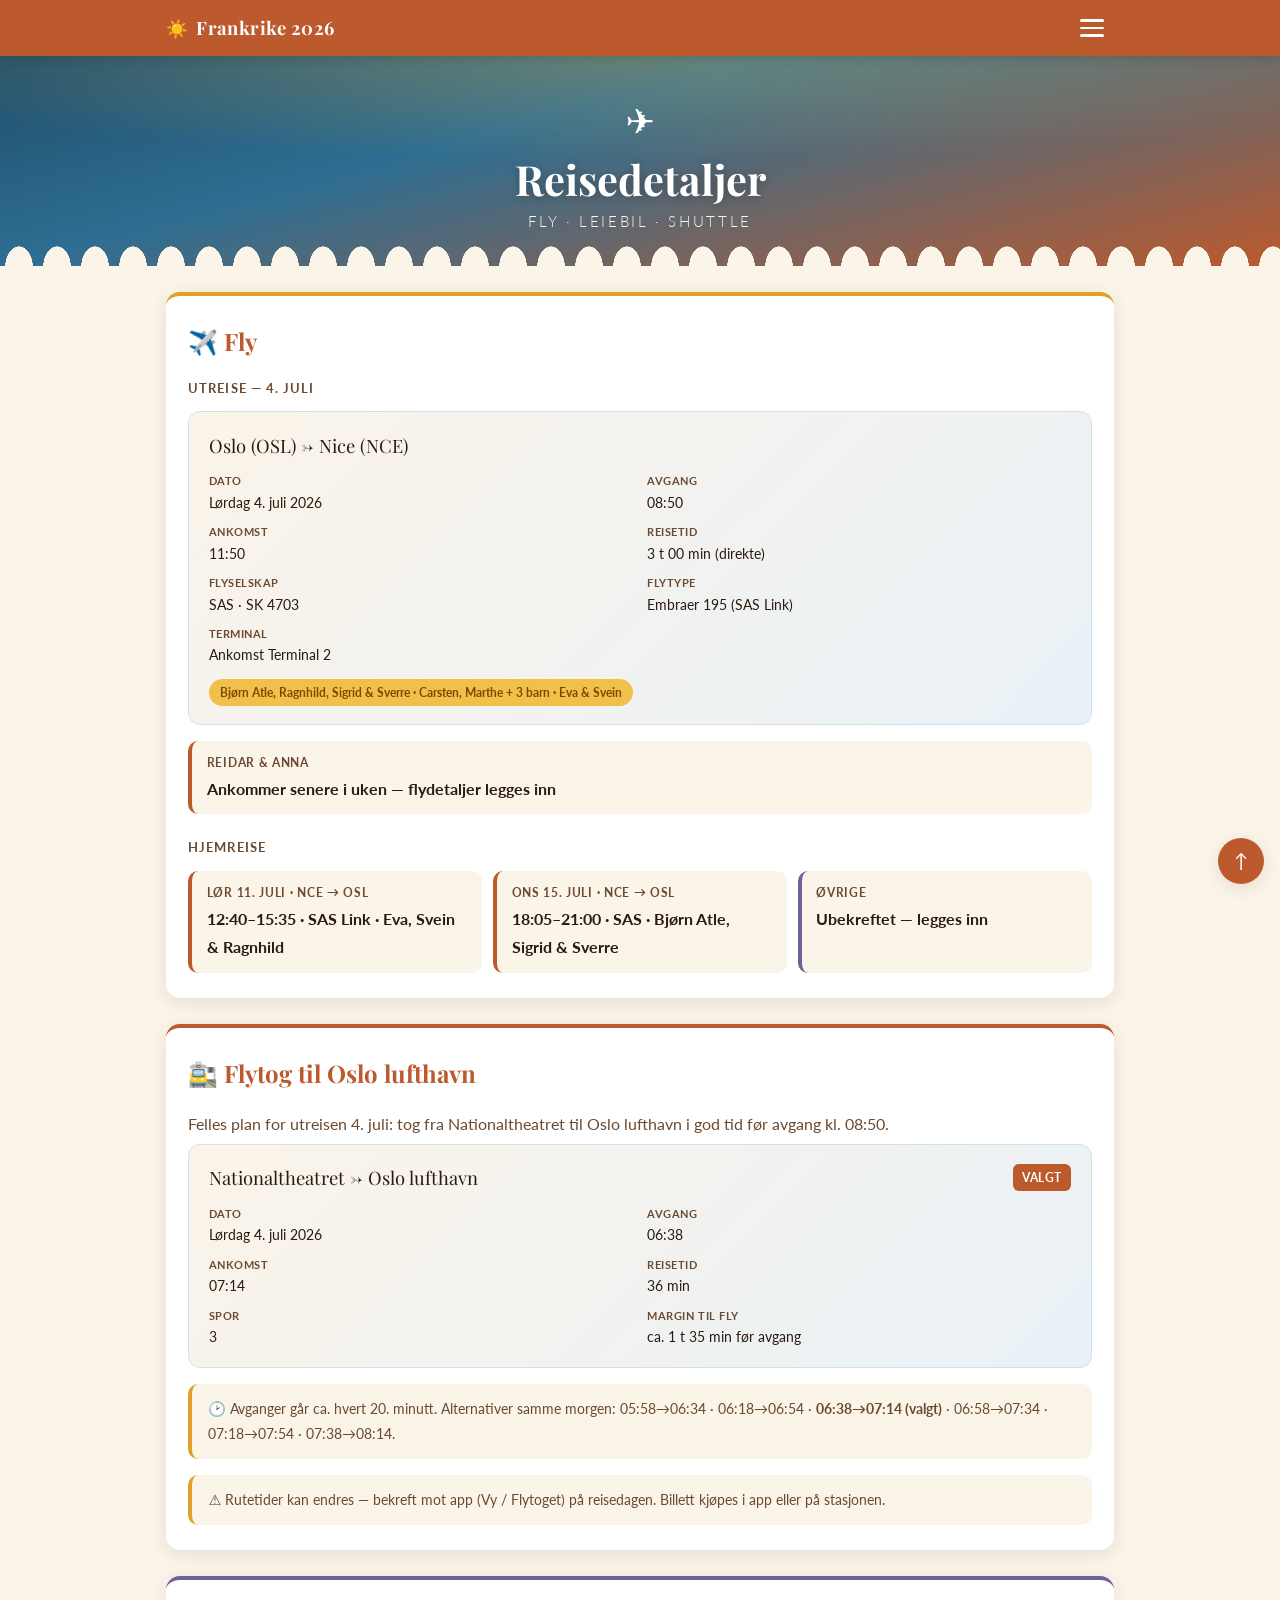
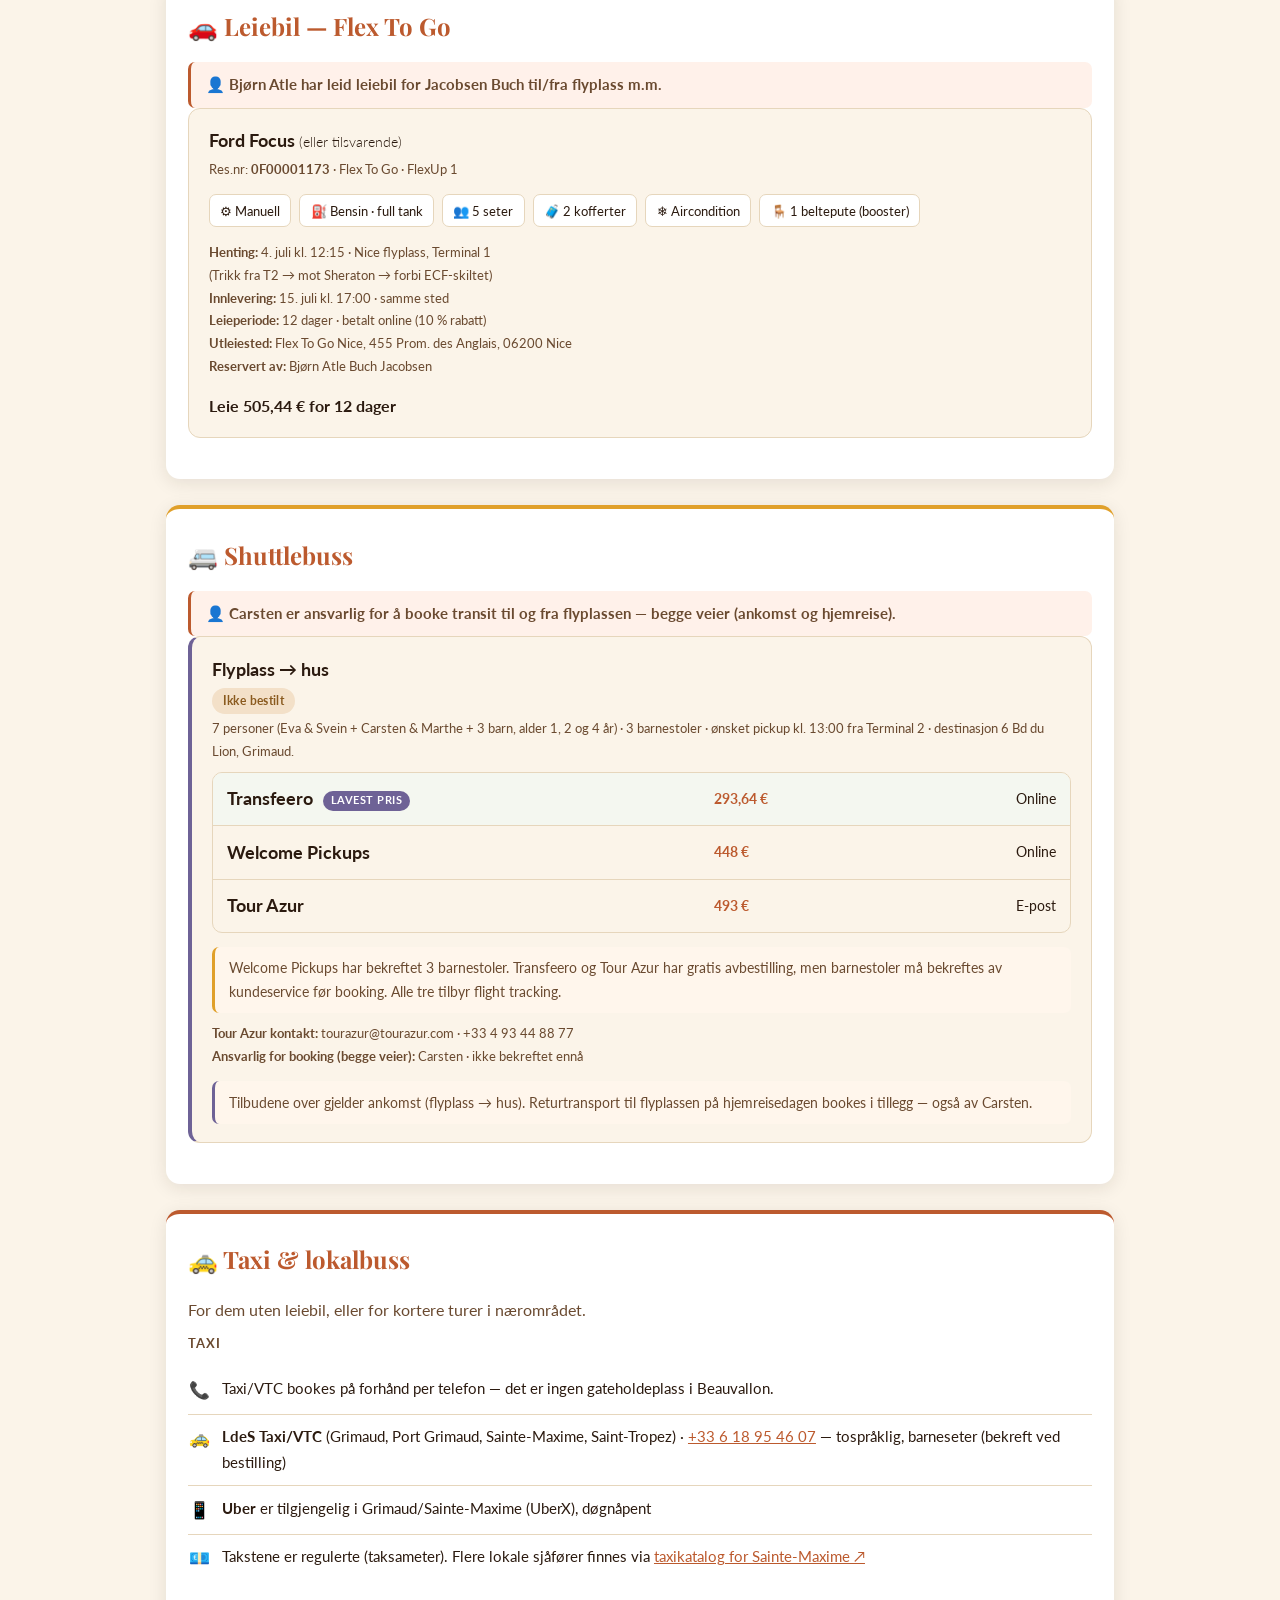
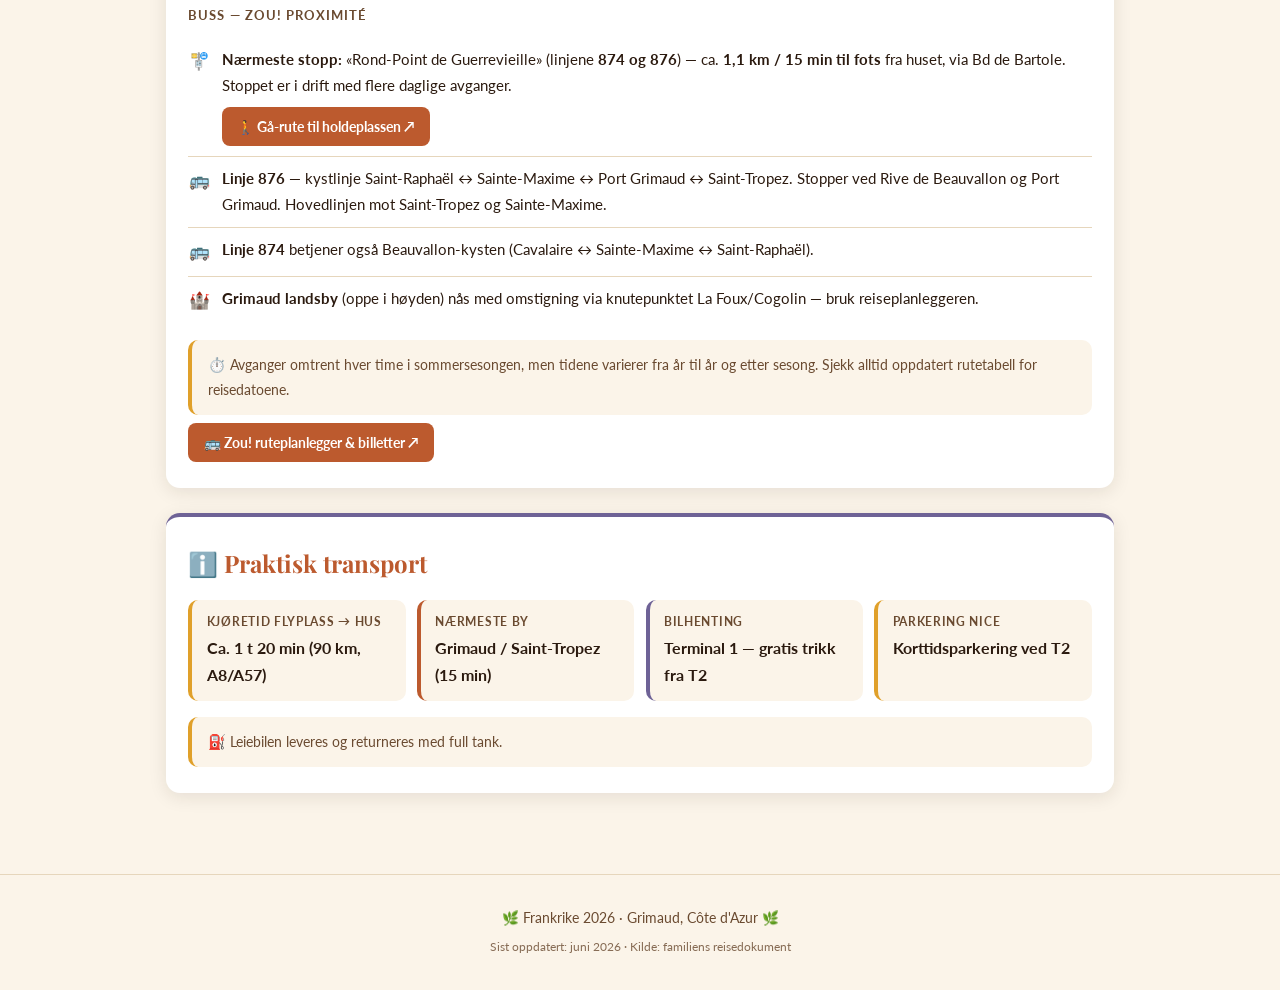
<file: reise.html>
<!DOCTYPE html>
<html lang="no">
<head>
<meta charset="UTF-8" />
<meta name="viewport" content="width=device-width, initial-scale=1.0" />
<meta name="theme-color" content="#BC5A2E" />
<title>Reisedetaljer · Frankrike 2026</title>
<link rel="preconnect" href="https://fonts.googleapis.com" />
<link rel="preconnect" href="https://fonts.gstatic.com" crossorigin />
<link href="https://fonts.googleapis.com/css2?family=Playfair+Display:ital,wght@0,500;0,700;1,500&family=Lato:wght@300;400;700&display=swap" rel="stylesheet" />
<link rel="stylesheet" href="style.css" />
</head>
<body>

<!-- TOPPLINJE -->
<header class="topbar">
  <div class="topbar-inner">
    <a class="topbar-title" href="index.html"><span class="sol">☀️</span> Frankrike 2026</a>
    <button class="meny-knapp" id="menyKnapp" aria-label="Åpne meny" aria-expanded="false" aria-controls="meny">
      <span></span><span></span><span></span>
    </button>
  </div>
</header>

<!-- MENY -->
<nav class="meny" id="meny" aria-hidden="true">
  <div class="meny-panel">
    <a href="index.html"><span class="ikon">🏠</span> Hjem</a>
    <a href="huset.html"><span class="ikon">🏡</span> Huset vårt</a>
    <a href="aktiviteter.html"><span class="ikon">🏊</span> Aktiviteter &amp; restauranter</a>
    <a class="aktiv" href="reise.html"><span class="ikon">✈️</span> Reisedetaljer</a>
  </div>
</nav>

<!-- HERO -->
<header class="hero under-hero" id="topp">
  <span class="sol-stor">✈️</span>
  <h1>Reisedetaljer</h1>
  <p class="stad">Fly · Leiebil · Shuttle</p>
</header>

<main>

  <!-- FLY -->
  <section id="fly">
    <h2>✈️ Fly</h2>

    <h3 class="under">Utreise — 4. juli</h3>
    <div class="flykort">
      <div class="topp-rad"><span class="rute">Oslo (OSL) → Nice (NCE)</span></div>
      <div class="flydetalj">
        <div class="f"><strong>Dato</strong>Lørdag 4. juli 2026</div>
        <div class="f"><strong>Avgang</strong>08:50</div>
        <div class="f"><strong>Ankomst</strong>11:50</div>
        <div class="f"><strong>Reisetid</strong>3 t 00 min (direkte)</div>
        <div class="f"><strong>Flyselskap</strong>SAS · SK 4703</div>
        <div class="f"><strong>Flytype</strong>Embraer 195 (SAS Link)</div>
        <div class="f"><strong>Terminal</strong>Ankomst Terminal 2</div>
      </div>
      <span class="tag">Bjørn Atle, Ragnhild, Sigrid &amp; Sverre · Carsten, Marthe + 3 barn · Eva &amp; Svein</span>
    </div>

    <div class="grid">
      <div class="kort t"><strong>Reidar &amp; Anna</strong><span>Ankommer senere i uken — flydetaljer legges inn</span></div>
    </div>

    <h3 class="under">Hjemreise</h3>
    <div class="grid">
      <div class="kort t"><strong>Lør 11. juli · NCE → OSL</strong><span>12:40–15:35 · SAS Link · Eva, Svein &amp; Ragnhild</span></div>
      <div class="kort t"><strong>Ons 15. juli · NCE → OSL</strong><span>18:05–21:00 · SAS · Bjørn Atle, Sigrid &amp; Sverre</span></div>
      <div class="kort l"><strong>Øvrige</strong><span>Ubekreftet — legges inn</span></div>
    </div>
  </section>

  <!-- FLYTOG -->
  <section id="flytog">
    <h2>🚉 Flytog til Oslo lufthavn</h2>
    <p class="ingress">Felles plan for utreisen 4. juli: tog fra Nationaltheatret til Oslo lufthavn i god tid før avgang kl. 08:50.</p>

    <div class="flykort">
      <div class="topp-rad"><span class="rute">Nationaltheatret → Oslo lufthavn</span><span class="ref">VALGT</span></div>
      <div class="flydetalj">
        <div class="f"><strong>Dato</strong>Lørdag 4. juli 2026</div>
        <div class="f"><strong>Avgang</strong>06:38</div>
        <div class="f"><strong>Ankomst</strong>07:14</div>
        <div class="f"><strong>Reisetid</strong>36 min</div>
        <div class="f"><strong>Spor</strong>3</div>
        <div class="f"><strong>Margin til fly</strong>ca. 1 t 35 min før avgang</div>
      </div>
    </div>

    <p class="notis">🕑 Avganger går ca. hvert 20. minutt. Alternativer samme morgen: 05:58→06:34 · 06:18→06:54 · <strong>06:38→07:14 (valgt)</strong> · 06:58→07:34 · 07:18→07:54 · 07:38→08:14.</p>
    <p class="notis">⚠️ Rutetider kan endres — bekreft mot app (Vy / Flytoget) på reisedagen. Billett kjøpes i app eller på stasjonen.</p>
  </section>

  <!-- LEIEBIL -->
  <section id="leiebil">
    <h2>🚗 Leiebil — Flex To Go</h2>
    <div class="varsel" style="border-left-color:var(--terra);background:#FFF1EA;font-size:.95rem">
      👤 <strong>Bjørn Atle har leid leiebil for Jacobsen Buch til/fra flyplass m.m.</strong>
    </div>
    <div class="bilkort">
      <div class="topp-rad">
        <div>
          <div class="navn">Ford Focus <span style="font-weight:300;font-size:.85rem">(eller tilsvarende)</span></div>
          <div class="meta">Res.nr: <strong>0F00001173</strong> · Flex To Go · FlexUp 1</div>
        </div>
        
      </div>
      <div class="specs">
        <span class="spec">⚙️ Manuell</span>
        <span class="spec">⛽ Bensin · full tank</span>
        <span class="spec">👥 5 seter</span>
        <span class="spec">🧳 2 kofferter</span>
        <span class="spec">❄️ Aircondition</span>
        <span class="spec">🪑 1 beltepute (booster)</span>
      </div>
      <div class="meta" style="margin-top:.85rem">
        <strong>Henting:</strong> 4. juli kl. 12:15 · Nice flyplass, Terminal 1<br>
        (Trikk fra T2 → mot Sheraton → forbi ECF-skiltet)<br>
        <strong>Innlevering:</strong> 15. juli kl. 17:00 · samme sted<br>
        <strong>Leieperiode:</strong> 12 dager · betalt online (10 % rabatt)<br>
        <strong>Utleiested:</strong> Flex To Go Nice, 455 Prom. des Anglais, 06200 Nice<br>
        <strong>Reservert av:</strong> Bjørn Atle Buch Jacobsen
      </div>
      <div class="meta" style="margin-top:.85rem;font-size:1.02rem;color:var(--blekk)">
        <strong>Leie 505,44 € for 12 dager</strong>
      </div>
 
    </div>
  </section>

  <!-- SHUTTLE -->
  <section id="shuttle">
    <h2>🚐 Shuttlebuss</h2>
    <div class="varsel" style="border-left-color:var(--terra);background:#FFF1EA;font-size:.95rem">
      👤 <strong>Carsten er ansvarlig for å booke transit til og fra flyplassen — begge veier (ankomst og hjemreise).</strong>
    </div>
    <div class="bilkort" style="border-left:4px solid var(--lavendel)">
      <div class="topp-rad">
        <div class="navn">Flyplass → hus</div>
        <span class="status-pill status-vent">Ikke bestilt</span>
      </div>
      <div class="meta">7 personer (Eva &amp; Svein + Carsten &amp; Marthe + 3 barn, alder 1, 2 og 4 år) · 3 barnestoler · ønsket pickup kl. 13:00 fra Terminal 2 · destinasjon 6 Bd du Lion, Grimaud.</div>
      <div class="tilbud">
        <div class="tilbud-rad best">
          <span class="navn">Transfeero <span class="anbefalt">lavest pris</span></span>
          <span class="pris">293,64 €</span>
          <span>Online</span>
        </div>
        <div class="tilbud-rad">
          <span class="navn">Welcome Pickups</span>
          <span class="pris">448 €</span>
          <span>Online</span>
        </div>
        <div class="tilbud-rad">
          <span class="navn">Tour Azur</span>
          <span class="pris">493 €</span>
          <span>E-post</span>
        </div>
      </div>
      <div class="varsel">Welcome Pickups har bekreftet 3 barnestoler. Transfeero og Tour Azur har gratis avbestilling, men barnestoler må bekreftes av kundeservice før booking. Alle tre tilbyr flight tracking.</div>
      <div class="meta" style="margin-top:.6rem">
        <strong>Tour Azur kontakt:</strong> tourazur@tourazur.com · +33 4 93 44 88 77<br>
        <strong>Ansvarlig for booking (begge veier):</strong> Carsten · ikke bekreftet ennå
      </div>
      <div class="varsel" style="border-left-color:var(--lavendel)">Tilbudene over gjelder ankomst (flyplass → hus). Returtransport til flyplassen på hjemreisedagen bookes i tillegg — også av Carsten.</div>
    </div>
  </section>

  <!-- TAXI & BUSS -->
  <section id="taxi-buss">
    <h2>🚕 Taxi &amp; lokalbuss</h2>
    <p class="ingress">For dem uten leiebil, eller for kortere turer i nærområdet.</p>

    <h3 class="under">Taxi</h3>
    <ul class="liste">
      <li><span class="ik">📞</span><div>Taxi/VTC bookes på forhånd per telefon — det er ingen gateholdeplass i Beauvallon.</div></li>
      <li><span class="ik">🚕</span><div><strong>LdeS Taxi/VTC</strong> (Grimaud, Port Grimaud, Sainte-Maxime, Saint-Tropez) · <a href="tel:+33618954607">+33 6 18 95 46 07</a> — tospråklig, barneseter (bekreft ved bestilling)</div></li>
      <li><span class="ik">📱</span><div><strong>Uber</strong> er tilgjengelig i Grimaud/Sainte-Maxime (UberX), døgnåpent</div></li>
      <li><span class="ik">💶</span><div>Takstene er regulerte (taksameter). Flere lokale sjåfører finnes via <a href="https://www.itaxis.fr/sainte-maxime-83120.htm" target="_blank" rel="noopener">taxikatalog for Sainte-Maxime ↗</a></div></li>
    </ul>

    <h3 class="under">Buss — Zou! Proximité</h3>
    <ul class="liste">
      <li><span class="ik">🚏</span><div><strong>Nærmeste stopp:</strong> «Rond-Point de Guerrevieille» (linjene <strong>874 og 876</strong>) — ca. <strong>1,1 km / 15 min til fots</strong> fra huset, via Bd de Bartole. Stoppet er i drift med flere daglige avganger.<br>
        <a class="kart-knapp" href="https://www.google.com/maps/dir/?api=1&amp;origin=6+Bd+du+Lion%2C+83310+Grimaud&amp;destination=Rond-Point+de+Guerrevieille+GRIMAUD&amp;travelmode=walking" target="_blank" rel="noopener">🚶 Gå-rute til holdeplassen ↗</a></div></li>
      <li><span class="ik">🚌</span><div><strong>Linje 876</strong> — kystlinje Saint-Raphaël ↔ Sainte-Maxime ↔ Port Grimaud ↔ Saint-Tropez. Stopper ved Rive de Beauvallon og Port Grimaud. Hovedlinjen mot Saint-Tropez og Sainte-Maxime.</div></li>
      <li><span class="ik">🚌</span><div><strong>Linje 874</strong> betjener også Beauvallon-kysten (Cavalaire ↔ Sainte-Maxime ↔ Saint-Raphaël).</div></li>
      <li><span class="ik">🏰</span><div><strong>Grimaud landsby</strong> (oppe i høyden) nås med omstigning via knutepunktet La Foux/Cogolin — bruk reiseplanleggeren.</div></li>
    </ul>
    <p class="notis">⏱️ Avganger omtrent hver time i sommersesongen, men tidene varierer fra år til år og etter sesong. Sjekk alltid oppdatert rutetabell for reisedatoene.</p>
    <a class="kart-knapp" href="https://zou.maregionsud.fr/" target="_blank" rel="noopener">🚌 Zou! ruteplanlegger &amp; billetter ↗</a>
  </section>

  <!-- PRAKTISK TRANSPORT -->
  <section id="praktisk-transport">
    <h2>ℹ️ Praktisk transport</h2>
    <div class="grid">
      <div class="kort"><strong>Kjøretid flyplass → hus</strong><span>Ca. 1 t 20 min (90 km, A8/A57)</span></div>
      <div class="kort t"><strong>Nærmeste by</strong><span>Grimaud / Saint-Tropez (15 min)</span></div>
      <div class="kort l"><strong>Bilhenting</strong><span>Terminal 1 — gratis trikk fra T2</span></div>
      <div class="kort"><strong>Parkering Nice</strong><span>Korttidsparkering ved T2</span></div>
    </div>
    <p class="notis">⛽ Leiebilen leveres og returneres med full tank.</p>
  </section>

</main>

<a href="#topp" class="topp-knapp" aria-label="Til toppen">↑</a>

<footer>
  <p>🌿 Frankrike 2026 · Grimaud, Côte d'Azur 🌿</p>
  <p class="lite">Sist oppdatert: juni 2026 · Kilde: familiens reisedokument</p>
</footer>

<script>
  var knapp = document.getElementById('menyKnapp');
  var meny  = document.getElementById('meny');

  function settMeny(apen){
    knapp.setAttribute('aria-expanded', apen ? 'true' : 'false');
    meny.setAttribute('aria-hidden', apen ? 'false' : 'true');
    meny.classList.toggle('apen', apen);
    document.body.classList.toggle('meny-laast', apen);
  }
  knapp.addEventListener('click', function(){
    settMeny(!meny.classList.contains('apen'));
  });
  meny.querySelectorAll('a').forEach(function(a){
    a.addEventListener('click', function(){ settMeny(false); });
  });
  meny.addEventListener('click', function(e){
    if(e.target === meny){ settMeny(false); }
  });
  document.addEventListener('keydown', function(e){
    if(e.key === 'Escape'){ settMeny(false); }
  });
</script>

</body>
</html>
</file>
<file: style.css>
/* =========================================================
   Frankrike 2026 · Grimaud — felles stil for alle sider
   Palett: Provençalsk krem / amber / terrakotta
   ========================================================= */

:root{
  --krem:#FBF4E9;
  --krem-2:#F3E7D2;
  --terra:#BC5A2E;
  --terra-2:#D9794A;
  --amber:#E0A02A;
  --amber-2:#F0C04A;
  --lavendel:#6E6296;
  --hav:#2E6E92;
  --blekk:#2B1A0F;
  --blekk-2:#6A4A30;
  --hvit:#ffffff;
  --linje:#E6D6BC;
  --skygge:0 4px 18px rgba(43,26,15,.10);
  --radius:14px;
  --topp:56px;
}
*{box-sizing:border-box;margin:0;padding:0}
html{scroll-behavior:smooth;scroll-padding-top:calc(var(--topp) + 12px)}
@media (prefers-reduced-motion:reduce){html{scroll-behavior:auto}}
body{
  font-family:'Lato',system-ui,sans-serif;
  background:var(--krem);
  color:var(--blekk);
  line-height:1.7;
  -webkit-font-smoothing:antialiased;
}
body.meny-laast{overflow:hidden}
a{color:var(--terra)}

/* ===== TOPPLINJE ===== */
.topbar{
  position:sticky;top:0;z-index:200;
  height:var(--topp);
  background:var(--terra);
  color:var(--hvit);
  box-shadow:0 2px 10px rgba(43,26,15,.18);
}
.topbar-inner{
  max-width:980px;margin:0 auto;height:100%;
  display:flex;align-items:center;justify-content:space-between;
  padding:0 1rem;
}
.topbar-title{
  font-family:'Playfair Display',serif;
  font-weight:700;font-size:1.15rem;letter-spacing:.02em;
  display:flex;align-items:center;gap:.5rem;
  color:var(--hvit);text-decoration:none;
}
.topbar-title .sol{font-size:1.1rem}
.meny-knapp{
  width:44px;height:44px;border:none;background:transparent;
  display:flex;flex-direction:column;justify-content:center;align-items:center;gap:5px;
  cursor:pointer;border-radius:8px;
}
.meny-knapp span{
  display:block;width:24px;height:2.5px;background:var(--hvit);border-radius:2px;
  transition:transform .25s ease,opacity .2s ease;
}
.meny-knapp[aria-expanded="true"] span:nth-child(1){transform:translateY(7.5px) rotate(45deg)}
.meny-knapp[aria-expanded="true"] span:nth-child(2){opacity:0}
.meny-knapp[aria-expanded="true"] span:nth-child(3){transform:translateY(-7.5px) rotate(-45deg)}

/* ===== MENY-OVERLAY ===== */
.meny{
  position:fixed;left:0;right:0;top:var(--topp);bottom:0;z-index:150;
  background:rgba(43,26,15,.55);
  opacity:0;visibility:hidden;transition:opacity .2s ease,visibility .2s ease;
}
.meny.apen{opacity:1;visibility:visible}
.meny-panel{
  background:var(--krem);
  max-width:980px;margin:0 auto;
  max-height:100%;overflow-y:auto;
  padding:.5rem 0 1.5rem;
  box-shadow:0 12px 30px rgba(43,26,15,.25);
  transform:translateY(-8px);transition:transform .25s ease;
}
.meny.apen .meny-panel{transform:translateY(0)}
.meny a{
  display:flex;align-items:center;gap:.85rem;
  padding:.9rem 1.4rem;
  color:var(--blekk);text-decoration:none;font-weight:700;font-size:1.02rem;
  border-bottom:1px solid var(--linje);
}
.meny a:last-child{border-bottom:none}
.meny a .ikon{font-size:1.2rem;width:1.6rem;text-align:center}
.meny a:active{background:var(--krem-2)}
.meny a.aktiv{color:var(--terra);background:var(--krem-2);border-left:4px solid var(--terra);padding-left:1rem}

/* ===== HERO ===== */
.hero{
  position:relative;overflow:hidden;color:var(--hvit);text-align:center;
  padding:3rem 1.4rem 2.6rem;
  background:
    radial-gradient(120% 90% at 50% 0%, rgba(240,192,74,.30) 0%, rgba(240,192,74,0) 55%),
    linear-gradient(165deg,#1F4E6B 0%,#2E6E92 38%,#BC5A2E 100%);
}
.hero::after{
  content:"";position:absolute;left:0;right:0;bottom:-1px;height:34px;
  background:radial-gradient(60% 100% at 50% 100%,var(--krem) 0%,var(--krem) 60%,transparent 61%);
  background-size:38px 34px;background-repeat:repeat-x;
}
.hero .sol-stor{
  font-size:3rem;display:block;margin-bottom:.4rem;
  animation:flyt 6s ease-in-out infinite;
}
@keyframes flyt{0%,100%{transform:translateY(0)}50%{transform:translateY(-7px)}}
@media (prefers-reduced-motion:reduce){.hero .sol-stor{animation:none}}
.hero h1{
  font-family:'Playfair Display',serif;font-weight:700;
  font-size:clamp(2.1rem,7vw,3.2rem);line-height:1.05;
  text-shadow:0 2px 10px rgba(0,0,0,.28);
}
.hero .stad{
  font-weight:300;letter-spacing:.18em;text-transform:uppercase;
  font-size:.92rem;margin-top:.5rem;opacity:.95;
}
.hero .ramme{
  margin-top:.9rem;font-style:italic;font-family:'Playfair Display',serif;
  font-size:1.05rem;opacity:.97;
}
.hero .chip{
  display:inline-block;margin-top:1.1rem;
  background:rgba(255,255,255,.16);border:1px solid rgba(255,255,255,.32);
  border-radius:999px;padding:.45rem 1.2rem;font-size:.9rem;letter-spacing:.02em;
  backdrop-filter:blur(4px);
}

/* Mindre, sekundær hero for undersider (uten stor animasjon) */
.hero.under-hero{padding:2.2rem 1.4rem 2rem}
.hero.under-hero .sol-stor{font-size:2.2rem;animation:none}
.hero.under-hero h1{font-size:clamp(1.8rem,6vw,2.6rem)}

/* ===== INNHOLD ===== */
main{max-width:980px;margin:0 auto;padding:1.6rem 1rem 3.5rem}
section{
  background:var(--hvit);border-radius:var(--radius);box-shadow:var(--skygge);
  padding:1.6rem 1.4rem;margin-bottom:1.6rem;
  border-top:4px solid var(--amber);
}
section:nth-of-type(3n+2){border-top-color:var(--terra)}
section:nth-of-type(3n){border-top-color:var(--lavendel)}
section h2{
  font-family:'Playfair Display',serif;font-size:1.5rem;color:var(--terra);
  display:flex;align-items:center;gap:.55rem;margin-bottom:1rem;
}
section .ingress{color:var(--blekk-2);margin-bottom:.4rem}
h3.under{
  font-size:.8rem;text-transform:uppercase;letter-spacing:.08em;color:var(--blekk-2);
  margin:1.4rem 0 .7rem;font-weight:700;
}
h3.under:first-of-type{margin-top:.6rem}

/* ===== INFO-KORT ===== */
.grid{
  display:grid;grid-template-columns:repeat(auto-fit,minmax(150px,1fr));gap:.7rem;margin-top:.8rem;
}
.kort{
  background:var(--krem);border-radius:10px;padding:.75rem .9rem;border-left:4px solid var(--amber);
}
.kort.t{border-left-color:var(--terra)}
.kort.l{border-left-color:var(--lavendel)}
.kort strong{display:block;font-size:.72rem;text-transform:uppercase;letter-spacing:.06em;color:var(--blekk-2);margin-bottom:.15rem}
.kort span{font-weight:700;color:var(--blekk);font-size:.98rem}
.kort .kort-lenke{display:block;margin-top:.45rem;font-size:.8rem;font-weight:700;color:var(--terra);text-decoration:none}
.kort .kort-lenke:active{opacity:.7}

/* Kart-/rute-knapp */
.kart-knapp{
  display:inline-flex;align-items:center;gap:.4rem;margin-top:.5rem;
  background:var(--terra);color:#fff;text-decoration:none;font-weight:700;font-size:.86rem;
  border-radius:8px;padding:.5rem .95rem;
}
.kart-knapp:active{opacity:.85}

/* ===== SNARVEIER (landingsside → undersider) ===== */
.snarvei{
  display:grid;grid-template-columns:repeat(auto-fit,minmax(240px,1fr));gap:.8rem;margin-top:.4rem;
}
.snarvei a{
  display:flex;align-items:center;gap:1rem;text-decoration:none;
  background:var(--krem);border-radius:12px;padding:1rem 1.1rem;
  border-left:4px solid var(--terra);color:var(--blekk);
  transition:transform .15s ease,box-shadow .15s ease;
}
.snarvei a:active{transform:scale(.99);box-shadow:var(--skygge)}
.snarvei a:nth-child(2){border-left-color:var(--amber)}
.snarvei a:nth-child(3){border-left-color:var(--lavendel)}
.snarvei .sn-ik{font-size:1.7rem;flex:0 0 2.1rem;text-align:center}
.snarvei .sn-tekst{flex:1}
.snarvei .sn-tekst strong{display:block;font-family:'Playfair Display',serif;font-size:1.08rem;color:var(--terra)}
.snarvei .sn-tekst span{font-size:.85rem;color:var(--blekk-2)}
.snarvei .sn-pil{color:var(--terra);font-size:1.25rem;flex:0 0 auto}

/* ===== FAMILIE ===== */
.fam{display:grid;grid-template-columns:repeat(auto-fit,minmax(150px,1fr));gap:.9rem;margin-top:1rem}
.fam-kort{background:var(--krem-2);border-radius:12px;padding:1rem;text-align:center}
.fam-kort .e{font-size:1.9rem;display:block;margin-bottom:.25rem}
.fam-kort h4{font-family:'Playfair Display',serif;color:var(--terra);font-size:1.02rem;margin-bottom:.2rem}
.fam-kort p{font-size:.86rem;color:var(--blekk-2)}
.notis{
  margin-top:1rem;background:var(--krem);border-radius:10px;padding:.8rem 1rem;
  font-size:.9rem;color:var(--blekk-2);border-left:4px solid var(--amber);
}

/* ===== DAGSPROGRAM ===== */
.prog{display:grid;gap:.8rem;margin-top:.9rem}
.prog-dag{background:var(--krem);border-radius:12px;border-left:4px solid var(--amber);overflow:hidden}
.prog-dag:nth-child(3n+2){border-left-color:var(--terra)}
.prog-dag:nth-child(3n){border-left-color:var(--lavendel)}
.prog-dag h4{font-family:'Playfair Display',serif;color:var(--terra);font-size:1.02rem;padding:.7rem .95rem .45rem}
.prog-rad{display:grid;grid-template-columns:94px 1fr;gap:.6rem;padding:.45rem .95rem;border-top:1px solid var(--linje);font-size:.9rem}
.prog-rad .nar{font-size:.68rem;text-transform:uppercase;letter-spacing:.05em;color:var(--blekk-2);font-weight:700;align-self:center}
.prog-rad .hva{color:var(--blekk)}
.prog-rad .hva.tom{color:var(--blekk-2);opacity:.45}
.prog-rad .hva.kokk{color:var(--terra);font-weight:700}
.prog-rad .hva.kokk .ant{display:block;font-weight:400;font-size:.74rem;color:var(--blekk-2)}

/* ===== TIDSLINJE ===== */
.dag{display:flex;gap:1rem;margin-bottom:1rem}
.dag:last-child{margin-bottom:0}
.dag .dato{
  flex:0 0 84px;background:var(--terra);color:var(--hvit);border-radius:10px;
  text-align:center;padding:.5rem .3rem;font-weight:700;font-size:.82rem;line-height:1.25;
  align-self:flex-start;
}
.dag.tbd .dato{background:var(--lavendel)}
.dag .tekst{flex:1;border-left:2px solid var(--linje);padding-left:.9rem}
.dag .tekst h4{font-size:1rem;margin-bottom:.2rem}
.dag .tekst p{font-size:.92rem;color:var(--blekk-2)}

/* ===== FLY / BIL-KORT ===== */
.flykort{
  background:linear-gradient(135deg,var(--krem) 0%,#E9F1F7 100%);
  border:1px solid #D5E1EA;border-radius:12px;padding:1.1rem 1.2rem;margin-bottom:1rem;
}
.flykort .topp-rad{display:flex;justify-content:space-between;align-items:center;gap:.5rem;flex-wrap:wrap;margin-bottom:.7rem}
.flykort .rute{font-family:'Playfair Display',serif;font-size:1.15rem}
.ref{background:var(--terra);color:var(--hvit);border-radius:6px;padding:.18rem .6rem;font-size:.78rem;font-weight:700;letter-spacing:.04em}
.flydetalj{display:grid;grid-template-columns:1fr 1fr;gap:.5rem .9rem;font-size:.9rem}
.flydetalj .f strong{display:block;font-size:.68rem;text-transform:uppercase;letter-spacing:.05em;color:var(--blekk-2)}
.tag{display:inline-block;margin-top:.7rem;background:var(--amber-2);color:#7A4A00;border-radius:999px;padding:.18rem .7rem;font-size:.78rem;font-weight:700}

.bilkort{background:var(--krem);border:1px solid var(--linje);border-radius:12px;padding:1.1rem 1.2rem;margin-bottom:1rem}
.bilkort .navn{font-size:1.1rem;font-weight:700}
.bilkort .meta{font-size:.84rem;color:var(--blekk-2);margin-top:.15rem}
.specs{display:flex;flex-wrap:wrap;gap:.5rem;margin-top:.8rem}
.spec{background:var(--hvit);border:1px solid var(--linje);border-radius:7px;padding:.28rem .65rem;font-size:.82rem}
.varsel{margin-top:.85rem;background:#FFF6EC;border-left:3px solid var(--amber);border-radius:7px;padding:.6rem .9rem;font-size:.86rem;color:var(--blekk-2)}
.status-pill{display:inline-block;border-radius:999px;padding:.18rem .7rem;font-size:.76rem;font-weight:700;letter-spacing:.03em}
.status-betalt{background:#D8EED3;color:#2C5E22}
.status-vent{background:#F3E0C8;color:#8A5A1E}

/* ===== SHUTTLE-TABELL ===== */
.tilbud{margin-top:.6rem;border:1px solid var(--linje);border-radius:10px;overflow:hidden}
.tilbud-rad{display:grid;grid-template-columns:1.3fr .8fr auto;gap:.4rem;align-items:center;padding:.7rem .9rem;border-bottom:1px solid var(--linje);font-size:.9rem}
.tilbud-rad:last-child{border-bottom:none}
.tilbud-rad.best{background:#F4F7F0}
.tilbud-rad .navn{font-weight:700}
.tilbud-rad .pris{font-weight:700;color:var(--terra)}
.anbefalt{display:inline-block;font-size:.66rem;font-weight:700;text-transform:uppercase;letter-spacing:.05em;background:var(--lavendel);color:#fff;border-radius:999px;padding:.08rem .5rem;margin-left:.35rem;vertical-align:middle}

/* ===== VÆRMELDING ===== */
.vaer-widget{
  margin-top:.9rem;border-radius:12px;overflow:hidden;
  border:1px solid var(--linje);box-shadow:var(--skygge);background:var(--hvit);
}
.vaer-widget iframe{display:block;width:100%}

/* ===== LISTER ===== */
.liste{list-style:none;margin-top:.6rem}
.liste li{display:flex;gap:.7rem;padding:.6rem 0;border-bottom:1px solid var(--linje);font-size:.94rem}
.liste li:last-child{border-bottom:none}
.liste .ik{flex:0 0 1.4rem;text-align:center;font-size:1.05rem}
.liste li strong{color:var(--blekk)}

/* ===== RESTAURANT ===== */
.rest{border:1px solid var(--linje);border-radius:12px;padding:1rem 1.1rem;margin-bottom:.9rem;background:var(--krem)}
.rest .r-topp{display:flex;justify-content:space-between;gap:.5rem;align-items:baseline;flex-wrap:wrap}
.rest h4{font-family:'Playfair Display',serif;font-size:1.08rem;color:var(--blekk)}
.rest .stj{font-weight:700;color:var(--terra);white-space:nowrap;font-size:.92rem}
.rest .r-meta{font-size:.85rem;color:var(--blekk-2);margin-top:.35rem}
.rest .r-meta div{margin-top:.15rem}
.rest .egnet{margin-top:.5rem;font-size:.86rem}
.rest a{font-weight:700;white-space:nowrap}

/* ===== BILDER / GALLERI ===== */
.galleri{display:grid;grid-template-columns:repeat(auto-fit,minmax(220px,1fr));gap:.7rem;margin-top:1rem}
.galleri figure{margin:0;border-radius:12px;overflow:hidden;box-shadow:var(--skygge);background:var(--krem-2)}
.galleri img{display:block;width:100%;height:200px;object-fit:cover}
.galleri figcaption{font-size:.8rem;color:var(--blekk-2);padding:.45rem .7rem}
.bilde-stor{border-radius:12px;overflow:hidden;box-shadow:var(--skygge);margin-top:1rem}
.bilde-stor img{display:block;width:100%;height:auto}

/* ===== ADRESSE ===== */
.adresse{
  background:linear-gradient(135deg,#FFF3E2,#FFE3CC);border:1px solid #F0C79A;
  border-radius:12px;padding:1.1rem 1.2rem;margin-bottom:.4rem;
}
.adresse .a1{font-size:1.12rem;font-weight:700;color:var(--terra)}
.adresse .a2{font-size:.9rem;color:var(--blekk-2);margin-top:.2rem}

/* ===== KONTAKTER ===== */
.kontakt-tittel{font-family:'Playfair Display',serif;font-size:1.05rem;color:var(--terra);margin:1.4rem 0 .6rem}

/* ===== TIL TOPPEN ===== */
.topp-knapp{
  position:fixed;right:1rem;bottom:1rem;z-index:120;
  width:46px;height:46px;border-radius:50%;border:none;cursor:pointer;
  background:var(--terra);color:#fff;font-size:1.2rem;box-shadow:var(--skygge);
  display:flex;align-items:center;justify-content:center;text-decoration:none;
}

/* ===== FOOTER ===== */
footer{text-align:center;padding:2rem 1rem;color:var(--blekk-2);font-size:.85rem;border-top:1px solid var(--linje)}
footer .lite{font-size:.76rem;margin-top:.4rem;opacity:.8}

@media (max-width:480px){
  .flydetalj{grid-template-columns:1fr 1fr}
  .tilbud-rad{grid-template-columns:1fr auto auto}
  section{padding:1.3rem 1.05rem}
  section h2{font-size:1.35rem}
}
</file>
